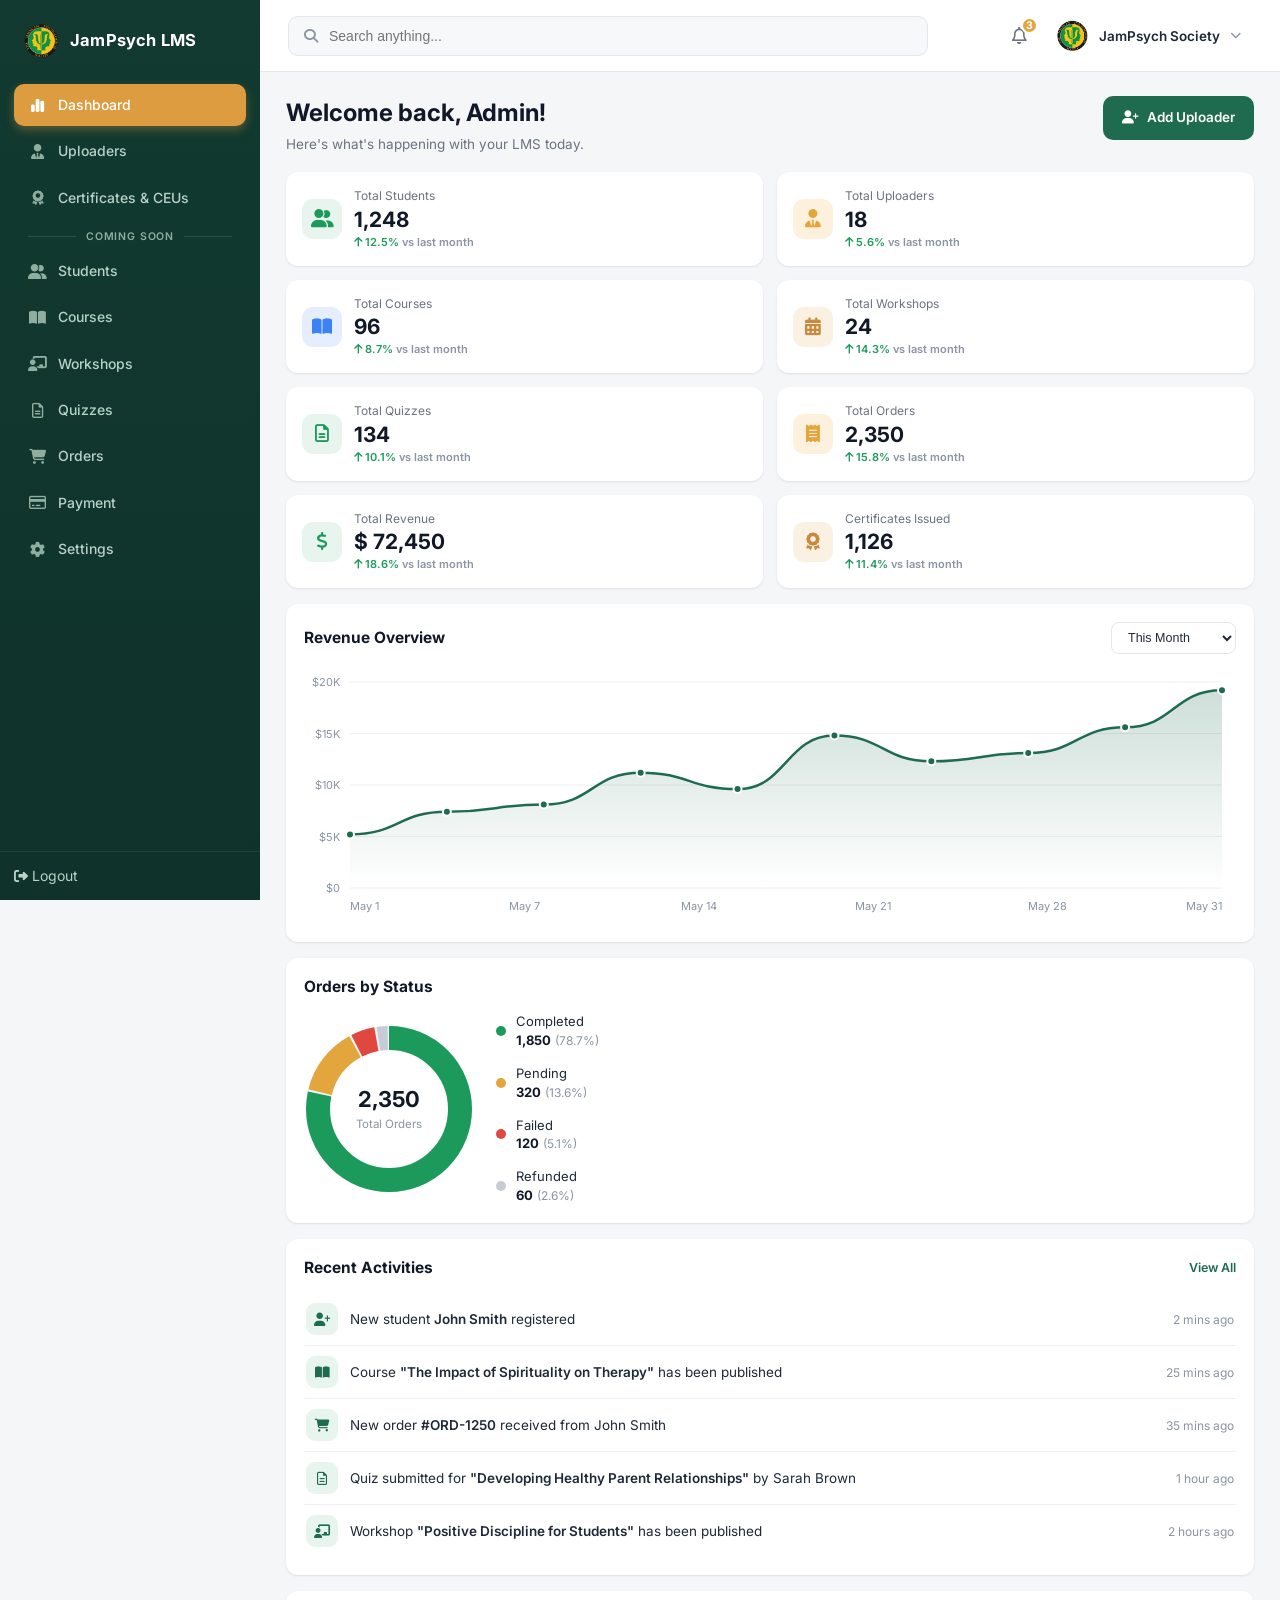
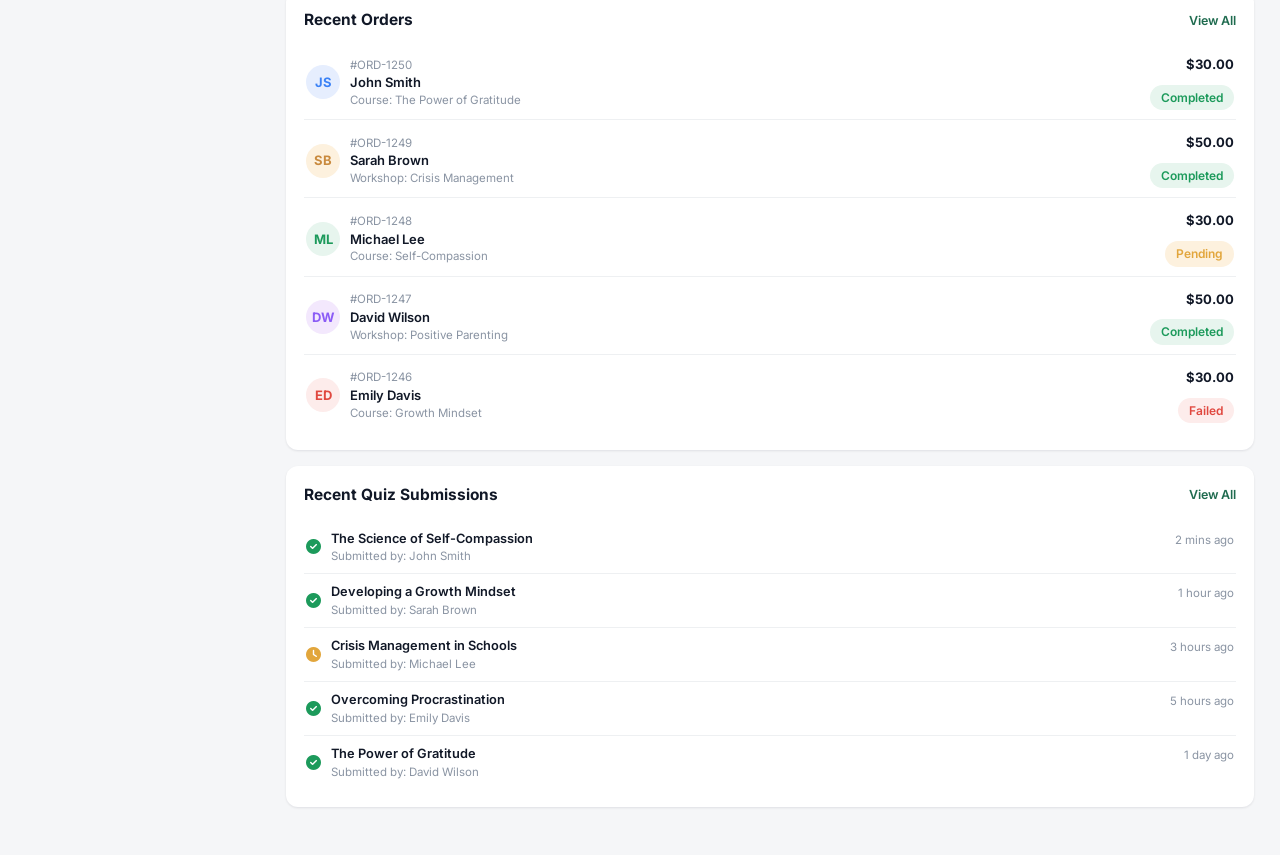
<file: index.html>
<!DOCTYPE html>
<html lang="en">
<head>
<meta charset="UTF-8">
<meta name="viewport" content="width=device-width, initial-scale=1">
<title>Dashboard — JamPsych LMS</title>
<link rel="preconnect" href="https://fonts.googleapis.com">
<link rel="preconnect" href="https://fonts.gstatic.com" crossorigin>
<link href="https://fonts.googleapis.com/css2?family=Inter:wght@400;500;600;700&display=swap" rel="stylesheet">
<link rel="stylesheet" href="https://cdnjs.cloudflare.com/ajax/libs/font-awesome/6.5.2/css/all.min.css">
<link rel="stylesheet" href="assets/css/styles.css">
</head>
<body>

<div class="app-shell">

  <!-- ============ SIDEBAR ============ -->
  <aside class="sidebar" id="sidebar">
    <div class="sidebar-brand">
      <div class="logo-circle"><img src="assets/images/jampsych-logo.png" alt="JamPsych LMS"></div>
      <div class="brand-name">JamPsych LMS</div>
    </div>

    <nav class="sidebar-nav">
      <a class="nav-item active" href="index.html"><i class="fa-solid fa-chart-simple"></i> Dashboard</a>
      <a class="nav-item" href="uploaders.html"><i class="fa-solid fa-user-tie"></i> Uploaders</a>
      <a class="nav-item" href="certificates.html"><i class="fa-solid fa-award"></i> Certificates &amp; CEUs</a>

      <div class="sidebar-divider"><span>Coming Soon</span></div>

      <a class="nav-item" href="#"><i class="fa-solid fa-user-group"></i> Students</a>
      <a class="nav-item" href="#"><i class="fa-solid fa-book-open"></i> Courses</a>
      <a class="nav-item" href="#"><i class="fa-solid fa-chalkboard-user"></i> Workshops</a>
      <a class="nav-item" href="#"><i class="fa-regular fa-file-lines"></i> Quizzes</a>
      <a class="nav-item" href="#"><i class="fa-solid fa-cart-shopping"></i> Orders</a>
      <a class="nav-item" href="#"><i class="fa-regular fa-credit-card"></i> Payment</a>
      <a class="nav-item" href="#"><i class="fa-solid fa-gear"></i> Settings</a>
    </nav>

    <div class="sidebar-footer">
      <a class="nav-item" href="#" data-action="logout" data-silent><i class="fa-solid fa-right-from-bracket"></i> Logout</a>
    </div>
  </aside>
  <div class="sidebar-backdrop" id="sidebarBackdrop"></div>

  <!-- ============ MAIN ============ -->
  <div class="main">

    <!-- Top bar -->
    <header class="topbar">
      <button class="menu-toggle" id="menuToggle" aria-label="Toggle menu"><i class="fa-solid fa-bars"></i></button>

      <div class="search-bar">
        <i class="fa-solid fa-magnifying-glass"></i>
        <input type="text" id="globalSearch" placeholder="Search anything...">
      </div>

      <div class="topbar-actions">
        <div class="profile-menu">
          <button class="icon-btn" data-dropdown="notifPanel" aria-label="Notifications">
            <i class="fa-regular fa-bell"></i><span class="badge">3</span>
          </button>
          <div class="dropdown-panel wide" id="notifPanel">
            <div class="dd-title">Notifications</div>
            <a class="dd-item" href="#" data-silent><i class="fa-solid fa-user-plus"></i><div><span class="t">New student registered</span><span class="s">John Smith · 2 mins ago</span></div></a>
            <a class="dd-item" href="#" data-silent><i class="fa-solid fa-cart-shopping"></i><div><span class="t">New order #ORD-1250</span><span class="s">$30.00 · 35 mins ago</span></div></a>
            <a class="dd-item" href="#" data-silent><i class="fa-solid fa-book-open"></i><div><span class="t">Course published</span><span class="s">The Impact of Spirituality on Therapy · 25 mins ago</span></div></a>
            <div class="dd-footer">View all notifications</div>
          </div>
        </div>


        <div class="profile-menu">
          <button class="profile-trigger" data-role="admin" data-dropdown="profilePanel">
            <span class="avatar-circle org-logo"><img src="assets/images/jampsych-logo.png" alt="JamPsych Society"></span>
            <span>JamPsych Society</span>
            <i class="fa-solid fa-chevron-down"></i>
          </button>
          <div class="dropdown-panel" id="profilePanel">
            <a class="dd-item" href="#" data-silent><i class="fa-regular fa-user"></i><div><span class="t">My profile</span></div></a>
            <a class="dd-item" href="#" data-silent><i class="fa-solid fa-gear"></i><div><span class="t">Account settings</span></div></a>
            <a class="dd-item" href="#" data-action="logout" data-silent><i class="fa-solid fa-right-from-bracket"></i><div><span class="t">Logout</span></div></a>
          </div>
        </div>
      </div>
    </header>

    <!-- Page -->
    <main class="page-content">

      <div class="page-head">
        <div>
          <h1>Welcome back, Admin!</h1>
          <p>Here's what's happening with your LMS today.</p>
        </div>
        <a class="btn btn-primary" href="uploaders.html?add=1"><i class="fa-solid fa-user-plus"></i> Add Uploader</a>
      </div>

      <!-- Main grid: stats + charts on the left, live feeds on the right -->
      <section class="dash-layout">
      <div class="dash-main">

      <!-- Stat cards -->
      <section class="stat-grid">
        <div class="stat-card">
          <div class="stat-icon green"><i class="fa-solid fa-user-group"></i></div>
          <div class="stat-info">
            <div class="label">Total Students</div>
            <div class="value">1,248</div>
            <div class="trend"><i class="fa-solid fa-arrow-up"></i>12.5% <span class="text-muted">vs last month</span></div>
          </div>
        </div>

        <div class="stat-card">
          <div class="stat-icon orange"><i class="fa-solid fa-user-tie"></i></div>
          <div class="stat-info">
            <div class="label">Total Uploaders</div>
            <div class="value">18</div>
            <div class="trend"><i class="fa-solid fa-arrow-up"></i>5.6% <span class="text-muted">vs last month</span></div>
          </div>
        </div>

        <div class="stat-card">
          <div class="stat-icon blue"><i class="fa-solid fa-book-open"></i></div>
          <div class="stat-info">
            <div class="label">Total Courses</div>
            <div class="value">96</div>
            <div class="trend"><i class="fa-solid fa-arrow-up"></i>8.7% <span class="text-muted">vs last month</span></div>
          </div>
        </div>

        <div class="stat-card">
          <div class="stat-icon tan"><i class="fa-solid fa-calendar-days"></i></div>
          <div class="stat-info">
            <div class="label">Total Workshops</div>
            <div class="value">24</div>
            <div class="trend"><i class="fa-solid fa-arrow-up"></i>14.3% <span class="text-muted">vs last month</span></div>
          </div>
        </div>

        <div class="stat-card">
          <div class="stat-icon green"><i class="fa-regular fa-file-lines"></i></div>
          <div class="stat-info">
            <div class="label">Total Quizzes</div>
            <div class="value">134</div>
            <div class="trend"><i class="fa-solid fa-arrow-up"></i>10.1% <span class="text-muted">vs last month</span></div>
          </div>
        </div>

        <div class="stat-card">
          <div class="stat-icon orange"><i class="fa-solid fa-receipt"></i></div>
          <div class="stat-info">
            <div class="label">Total Orders</div>
            <div class="value">2,350</div>
            <div class="trend"><i class="fa-solid fa-arrow-up"></i>15.8% <span class="text-muted">vs last month</span></div>
          </div>
        </div>

        <div class="stat-card">
          <div class="stat-icon green"><i class="fa-solid fa-dollar-sign"></i></div>
          <div class="stat-info">
            <div class="label">Total Revenue</div>
            <div class="value">$ 72,450</div>
            <div class="trend"><i class="fa-solid fa-arrow-up"></i>18.6% <span class="text-muted">vs last month</span></div>
          </div>
        </div>

        <div class="stat-card">
          <div class="stat-icon tan"><i class="fa-solid fa-award"></i></div>
          <div class="stat-info">
            <div class="label">Certificates Issued</div>
            <div class="value">1,126</div>
            <div class="trend"><i class="fa-solid fa-arrow-up"></i>11.4% <span class="text-muted">vs last month</span></div>
          </div>
        </div>
      </section>

          <div class="two-col">

            <!-- Revenue -->
            <div class="panel">
              <div class="panel-head">
                <h3>Revenue Overview</h3>
                <select id="revenueRange" class="select-field" style="min-width:auto">
                  <option value="month">This Month</option>
                  <option value="lastMonth">Last Month</option>
                  <option value="quarter">Last 3 Months</option>
                  <option value="year">This Year</option>
                </select>
              </div>
              <div class="chart-wrap" id="revenueChart"></div>
            </div>

            <!-- Orders by status -->
            <div class="panel">
              <div class="panel-head"><h3>Orders by Status</h3></div>
              <div class="donut-area">
                <div class="donut-canvas-wrap">
                  <div class="donut-svg" id="ordersDonut"></div>
                  <div class="donut-center">
                    <span class="num">2,350</span>
                    <span class="lbl">Total Orders</span>
                  </div>
                </div>
                <div class="legend-list">
                  <div class="legend-item">
                    <span class="legend-dot" style="background:#1c9a5b"></span>
                    <div>
                      <div class="lname">Completed</div>
                      <div><span class="lval">1,850</span><span class="lpct">(78.7%)</span></div>
                    </div>
                  </div>
                  <div class="legend-item">
                    <span class="legend-dot" style="background:#e2a63c"></span>
                    <div>
                      <div class="lname">Pending</div>
                      <div><span class="lval">320</span><span class="lpct">(13.6%)</span></div>
                    </div>
                  </div>
                  <div class="legend-item">
                    <span class="legend-dot" style="background:#e0483f"></span>
                    <div>
                      <div class="lname">Failed</div>
                      <div><span class="lval">120</span><span class="lpct">(5.1%)</span></div>
                    </div>
                  </div>
                  <div class="legend-item">
                    <span class="legend-dot" style="background:#c7ccd4"></span>
                    <div>
                      <div class="lname">Refunded</div>
                      <div><span class="lval">60</span><span class="lpct">(2.6%)</span></div>
                    </div>
                  </div>
                </div>
              </div>
            </div>
          </div>

          <!-- Recent activities -->
          <div class="panel">
            <div class="panel-head">
              <h3>Recent Activities</h3>
              <a class="view-all" href="#">View All</a>
            </div>

            <div class="activity-row">
              <div class="aicon"><i class="fa-solid fa-user-plus"></i></div>
              <div class="atext">New student <b>John Smith</b> registered</div>
              <div class="atime">2 mins ago</div>
            </div>
            <div class="activity-row">
              <div class="aicon"><i class="fa-solid fa-book-open"></i></div>
              <div class="atext">Course <b>"The Impact of Spirituality on Therapy"</b> has been published</div>
              <div class="atime">25 mins ago</div>
            </div>
            <div class="activity-row">
              <div class="aicon"><i class="fa-solid fa-cart-shopping"></i></div>
              <div class="atext">New order <b>#ORD-1250</b> received from John Smith</div>
              <div class="atime">35 mins ago</div>
            </div>
            <div class="activity-row">
              <div class="aicon"><i class="fa-regular fa-file-lines"></i></div>
              <div class="atext">Quiz submitted for <b>"Developing Healthy Parent Relationships"</b> by Sarah Brown</div>
              <div class="atime">1 hour ago</div>
            </div>
            <div class="activity-row">
              <div class="aicon"><i class="fa-solid fa-chalkboard-user"></i></div>
              <div class="atext">Workshop <b>"Positive Discipline for Students"</b> has been published</div>
              <div class="atime">2 hours ago</div>
            </div>
          </div>
        </div>

        <!-- Right column -->
        <aside class="dash-side">

          <div class="panel">
            <div class="panel-head">
              <h3>Recent Orders</h3>
              <a class="view-all" href="#">View All</a>
            </div>

            <div class="simple-list">
              <div class="list-row">
                <div class="avatar" style="background:#e6eefe;color:#3b82f6">JS</div>
                <div class="rinfo">
                  <div class="rsub">#ORD-1250</div>
                  <div class="rtitle">John Smith</div>
                  <div class="rsub">Course: The Power of Gratitude</div>
                </div>
                <div>
                  <div class="ramount">$30.00</div>
                  <span class="badge-status green" style="margin-top:6px">Completed</span>
                </div>
              </div>

              <div class="list-row">
                <div class="avatar" style="background:#fdf1de;color:#c98a3e">SB</div>
                <div class="rinfo">
                  <div class="rsub">#ORD-1249</div>
                  <div class="rtitle">Sarah Brown</div>
                  <div class="rsub">Workshop: Crisis Management</div>
                </div>
                <div>
                  <div class="ramount">$50.00</div>
                  <span class="badge-status green" style="margin-top:6px">Completed</span>
                </div>
              </div>

              <div class="list-row">
                <div class="avatar" style="background:#e7f5ee;color:#1c9a5b">ML</div>
                <div class="rinfo">
                  <div class="rsub">#ORD-1248</div>
                  <div class="rtitle">Michael Lee</div>
                  <div class="rsub">Course: Self-Compassion</div>
                </div>
                <div>
                  <div class="ramount">$30.00</div>
                  <span class="badge-status orange" style="margin-top:6px">Pending</span>
                </div>
              </div>

              <div class="list-row">
                <div class="avatar" style="background:#f3e8fd;color:#8b5cf6">DW</div>
                <div class="rinfo">
                  <div class="rsub">#ORD-1247</div>
                  <div class="rtitle">David Wilson</div>
                  <div class="rsub">Workshop: Positive Parenting</div>
                </div>
                <div>
                  <div class="ramount">$50.00</div>
                  <span class="badge-status green" style="margin-top:6px">Completed</span>
                </div>
              </div>

              <div class="list-row">
                <div class="avatar" style="background:#fdeceb;color:#e0483f">ED</div>
                <div class="rinfo">
                  <div class="rsub">#ORD-1246</div>
                  <div class="rtitle">Emily Davis</div>
                  <div class="rsub">Course: Growth Mindset</div>
                </div>
                <div>
                  <div class="ramount">$30.00</div>
                  <span class="badge-status red" style="margin-top:6px">Failed</span>
                </div>
              </div>
            </div>
          </div>

          <div class="panel">
            <div class="panel-head">
              <h3>Recent Quiz Submissions</h3>
              <a class="view-all" href="#">View All</a>
            </div>

            <div class="quiz-row">
              <i class="fa-solid fa-circle-check status-ico ok"></i>
              <div class="qinfo">
                <div class="qtitle">The Science of Self-Compassion</div>
                <div class="qsub">Submitted by: John Smith</div>
              </div>
              <div class="qtime">2 mins ago</div>
            </div>
            <div class="quiz-row">
              <i class="fa-solid fa-circle-check status-ico ok"></i>
              <div class="qinfo">
                <div class="qtitle">Developing a Growth Mindset</div>
                <div class="qsub">Submitted by: Sarah Brown</div>
              </div>
              <div class="qtime">1 hour ago</div>
            </div>
            <div class="quiz-row">
              <i class="fa-solid fa-clock status-ico pending"></i>
              <div class="qinfo">
                <div class="qtitle">Crisis Management in Schools</div>
                <div class="qsub">Submitted by: Michael Lee</div>
              </div>
              <div class="qtime">3 hours ago</div>
            </div>
            <div class="quiz-row">
              <i class="fa-solid fa-circle-check status-ico ok"></i>
              <div class="qinfo">
                <div class="qtitle">Overcoming Procrastination</div>
                <div class="qsub">Submitted by: Emily Davis</div>
              </div>
              <div class="qtime">5 hours ago</div>
            </div>
            <div class="quiz-row">
              <i class="fa-solid fa-circle-check status-ico ok"></i>
              <div class="qinfo">
                <div class="qtitle">The Power of Gratitude</div>
                <div class="qsub">Submitted by: David Wilson</div>
              </div>
              <div class="qtime">1 day ago</div>
            </div>
          </div>
        </aside>
      </section>
    </main>
  </div>
</div>

<script src="assets/js/app.js"></script>
<script src="assets/js/charts.js"></script>
<script src="assets/js/dashboard.js"></script>
</body>
</html>
</file>
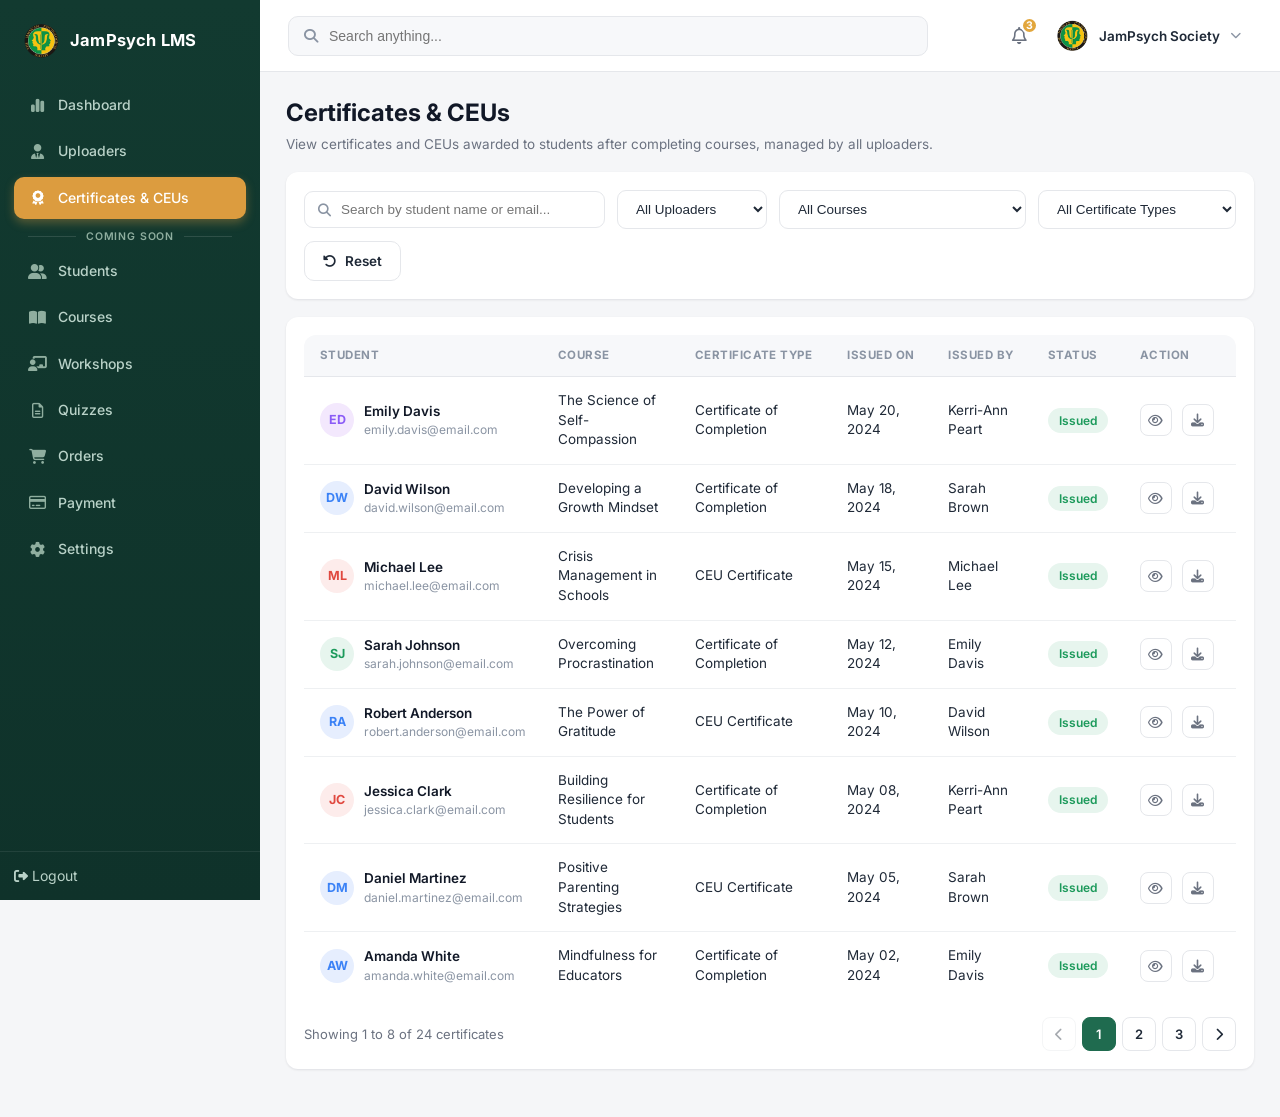
<file: certificates.html>
<!DOCTYPE html>
<html lang="en">
<head>
<meta charset="UTF-8">
<meta name="viewport" content="width=device-width, initial-scale=1">
<title>Certificates &amp; CEUs — JamPsych LMS</title>
<link rel="preconnect" href="https://fonts.googleapis.com">
<link rel="preconnect" href="https://fonts.gstatic.com" crossorigin>
<link href="https://fonts.googleapis.com/css2?family=Inter:wght@400;500;600;700&display=swap" rel="stylesheet">
<link rel="stylesheet" href="https://cdnjs.cloudflare.com/ajax/libs/font-awesome/6.5.2/css/all.min.css">
<link rel="stylesheet" href="assets/css/styles.css">
</head>
<body>

<div class="app-shell">

  <!-- ============ SIDEBAR ============ -->
  <aside class="sidebar" id="sidebar">
    <div class="sidebar-brand">
      <div class="logo-circle"><img src="assets/images/jampsych-logo.png" alt="JamPsych LMS"></div>
      <div class="brand-name">JamPsych LMS</div>
    </div>

    <nav class="sidebar-nav">
      <a class="nav-item" href="index.html"><i class="fa-solid fa-chart-simple"></i> Dashboard</a>
      <a class="nav-item" href="uploaders.html"><i class="fa-solid fa-user-tie"></i> Uploaders</a>
      <a class="nav-item active" href="certificates.html"><i class="fa-solid fa-award"></i> Certificates &amp; CEUs</a>

      <div class="sidebar-divider"><span>Coming Soon</span></div>

      <a class="nav-item" href="#"><i class="fa-solid fa-user-group"></i> Students</a>
      <a class="nav-item" href="#"><i class="fa-solid fa-book-open"></i> Courses</a>
      <a class="nav-item" href="#"><i class="fa-solid fa-chalkboard-user"></i> Workshops</a>
      <a class="nav-item" href="#"><i class="fa-regular fa-file-lines"></i> Quizzes</a>
      <a class="nav-item" href="#"><i class="fa-solid fa-cart-shopping"></i> Orders</a>
      <a class="nav-item" href="#"><i class="fa-regular fa-credit-card"></i> Payment</a>
      <a class="nav-item" href="#"><i class="fa-solid fa-gear"></i> Settings</a>
    </nav>

    <div class="sidebar-footer">
      <a class="nav-item" href="#" data-action="logout" data-silent><i class="fa-solid fa-right-from-bracket"></i> Logout</a>
    </div>
  </aside>
  <div class="sidebar-backdrop" id="sidebarBackdrop"></div>

  <!-- ============ MAIN ============ -->
  <div class="main">

    <header class="topbar">
      <button class="menu-toggle" id="menuToggle" aria-label="Toggle menu"><i class="fa-solid fa-bars"></i></button>

      <div class="search-bar">
        <i class="fa-solid fa-magnifying-glass"></i>
        <input type="text" id="globalSearch" placeholder="Search anything...">
      </div>

      <div class="topbar-actions">
        <div class="profile-menu">
          <button class="icon-btn" data-dropdown="notifPanel" aria-label="Notifications">
            <i class="fa-regular fa-bell"></i><span class="badge">3</span>
          </button>
          <div class="dropdown-panel wide" id="notifPanel">
            <div class="dd-title">Notifications</div>
            <a class="dd-item" href="#" data-silent><i class="fa-solid fa-award"></i><div><span class="t">Certificate issued</span><span class="s">Emily Davis · The Science of Self-Compassion</span></div></a>
            <a class="dd-item" href="#" data-silent><i class="fa-solid fa-user-plus"></i><div><span class="t">New student registered</span><span class="s">John Smith · 2 mins ago</span></div></a>
            <a class="dd-item" href="#" data-silent><i class="fa-solid fa-cart-shopping"></i><div><span class="t">New order #ORD-1250</span><span class="s">$30.00 · 35 mins ago</span></div></a>
            <div class="dd-footer">View all notifications</div>
          </div>
        </div>


        <div class="profile-menu">
          <button class="profile-trigger" data-role="admin" data-dropdown="profilePanel">
            <span class="avatar-circle org-logo"><img src="assets/images/jampsych-logo.png" alt="JamPsych Society"></span>
            <span>JamPsych Society</span>
            <i class="fa-solid fa-chevron-down"></i>
          </button>
          <div class="dropdown-panel" id="profilePanel">
            <a class="dd-item" href="#" data-silent><i class="fa-regular fa-user"></i><div><span class="t">My profile</span></div></a>
            <a class="dd-item" href="#" data-silent><i class="fa-solid fa-gear"></i><div><span class="t">Account settings</span></div></a>
            <a class="dd-item" href="#" data-action="logout" data-silent><i class="fa-solid fa-right-from-bracket"></i><div><span class="t">Logout</span></div></a>
          </div>
        </div>
      </div>
    </header>

    <main class="page-content">

      <div class="page-head">
        <div>
          <h1>Certificates &amp; CEUs</h1>
          <p>View certificates and CEUs awarded to students after completing courses, managed by all uploaders.</p>
        </div>
      </div>

      <!-- Filters -->
      <div class="panel" style="margin-bottom:18px">
        <div class="filters-bar" style="margin-bottom:0">
          <div class="search-input" style="max-width:320px">
            <i class="fa-solid fa-magnifying-glass"></i>
            <input type="text" id="certSearch" placeholder="Search by student name or email...">
          </div>
          <select class="select-field" id="uploaderFilter"><option value="all">All Uploaders</option></select>
          <select class="select-field" id="courseFilter"><option value="all">All Courses</option></select>
          <select class="select-field" id="typeFilter"><option value="all">All Certificate Types</option></select>
          <button class="btn btn-outline" id="resetFilters"><i class="fa-solid fa-rotate-left"></i> Reset</button>
        </div>
      </div>

      <!-- Table -->
      <div class="panel">
        <div class="table-wrap">
          <table class="data-table" style="min-width:900px">
            <thead>
              <tr>
                <th>Student</th>
                <th>Course</th>
                <th>Certificate Type</th>
                <th>Issued On</th>
                <th>Issued By</th>
                <th>Status</th>
                <th>Action</th>
              </tr>
            </thead>
            <tbody id="certificatesBody"></tbody>
          </table>
        </div>

        <div class="table-footer">
          <div class="showing" id="certShowing"></div>
          <div class="pagination" id="certPagination"></div>
        </div>
      </div>
    </main>
  </div>
</div>

<!-- ============ CERTIFICATE PREVIEW MODAL ============ -->
<div class="modal-overlay" id="certModal">
  <div class="modal-box" role="dialog" aria-modal="true" aria-labelledby="certModalTitle">
    <div class="modal-header">
      <div>
        <h2 id="certModalTitle">Certificate Preview</h2>
        <p>Preview of the certificate awarded to the student.</p>
      </div>
      <button class="modal-close" data-modal-close aria-label="Close"><i class="fa-solid fa-xmark"></i></button>
    </div>

    <div class="modal-body" id="certModalBody"></div>

    <div class="modal-footer">
      <button type="button" class="btn btn-outline" data-modal-close>Close</button>
      <button type="button" class="btn btn-primary" id="certModalDownload">
        <i class="fa-solid fa-download"></i> Download Certificate
      </button>
    </div>
  </div>
</div>

<script src="assets/js/app.js"></script>
<script src="assets/js/certificates.js"></script>
</body>
</html>
</file>
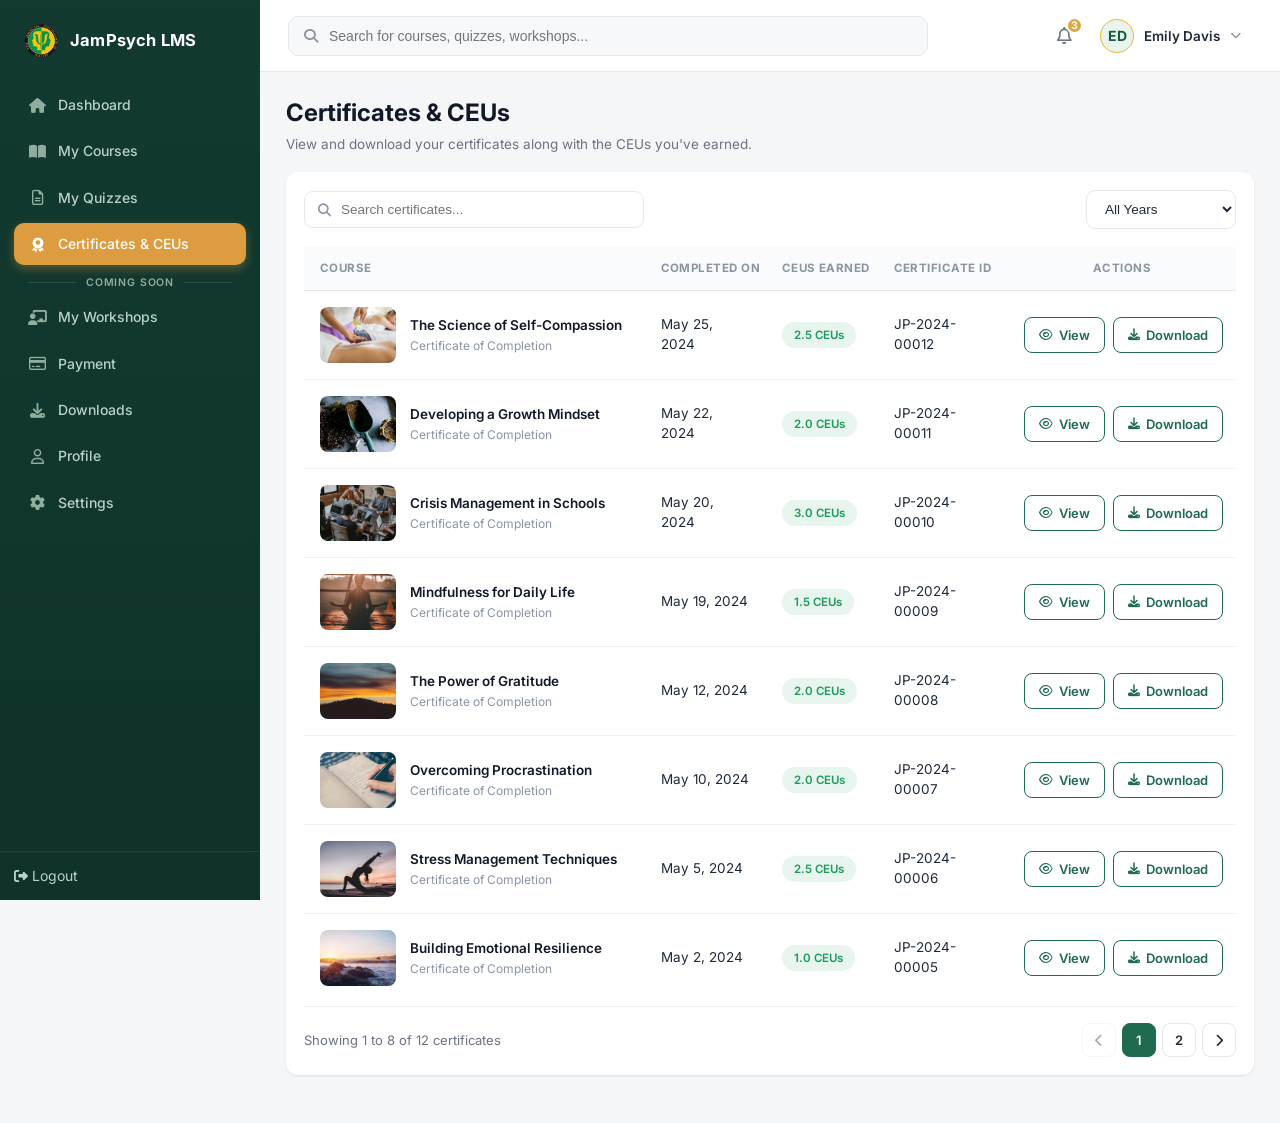
<file: student-certificates.html>
<!DOCTYPE html>
<html lang="en">
<head>
<meta charset="UTF-8">
<meta name="viewport" content="width=device-width, initial-scale=1">
<title>Certificates &amp; CEUs — JamPsych Student</title>
<link rel="preconnect" href="https://fonts.googleapis.com">
<link rel="preconnect" href="https://fonts.gstatic.com" crossorigin>
<link href="https://fonts.googleapis.com/css2?family=Inter:wght@400;500;600;700&display=swap" rel="stylesheet">
<link rel="stylesheet" href="https://cdnjs.cloudflare.com/ajax/libs/font-awesome/6.5.2/css/all.min.css">
<link rel="stylesheet" href="assets/css/styles.css">
</head>
<body>

<div class="app-shell">

  <!-- ============ SIDEBAR ============ -->
  <aside class="sidebar" id="sidebar">
    <div class="sidebar-brand">
      <div class="logo-circle"><img src="assets/images/jampsych-logo.png" alt="JamPsych LMS"></div>
      <div class="brand-name">JamPsych LMS</div>
    </div>

    <nav class="sidebar-nav">
      <a class="nav-item" href="student-dashboard.html"><i class="fa-solid fa-house"></i> Dashboard</a>
      <a class="nav-item" href="student-courses.html"><i class="fa-solid fa-book-open"></i> My Courses</a>
      <a class="nav-item" href="student-quizzes.html"><i class="fa-regular fa-file-lines"></i> My Quizzes</a>
      <a class="nav-item active" href="student-certificates.html"><i class="fa-solid fa-award"></i> Certificates &amp; CEUs</a>

      <div class="sidebar-divider"><span>Coming Soon</span></div>

      <a class="nav-item" href="#"><i class="fa-solid fa-chalkboard-user"></i> My Workshops</a>
      <a class="nav-item" href="#"><i class="fa-regular fa-credit-card"></i> Payment</a>
      <a class="nav-item" href="#"><i class="fa-solid fa-download"></i> Downloads</a>
      <a class="nav-item" href="#"><i class="fa-regular fa-user"></i> Profile</a>
      <a class="nav-item" href="#"><i class="fa-solid fa-gear"></i> Settings</a>
    </nav>

    <div class="sidebar-footer">
      <a class="nav-item" href="#" data-action="logout" data-silent><i class="fa-solid fa-right-from-bracket"></i> Logout</a>
    </div>
  </aside>
  <div class="sidebar-backdrop" id="sidebarBackdrop"></div>

  <!-- ============ MAIN ============ -->
  <div class="main">

    <header class="topbar">
      <button class="menu-toggle" id="menuToggle" aria-label="Toggle menu"><i class="fa-solid fa-bars"></i></button>

      <div class="search-bar">
        <i class="fa-solid fa-magnifying-glass"></i>
        <input type="text" id="globalSearch" placeholder="Search for courses, quizzes, workshops...">
      </div>

      <div class="topbar-actions">
        <div class="profile-menu">
          <button class="icon-btn" data-dropdown="notifPanel" aria-label="Notifications">
            <i class="fa-regular fa-bell"></i><span class="badge">3</span>
          </button>
          <div class="dropdown-panel wide" id="notifPanel">
            <div class="dd-title">Notifications</div>
            <a class="dd-item" href="#" data-silent><i class="fa-solid fa-award"></i><div><span class="t">Certificate ready</span><span class="s">"The Science of Self-Compassion" certificate issued</span></div></a>
            <div class="dd-footer">View all notifications</div>
          </div>
        </div>


        <div class="profile-menu">
          <button class="profile-trigger" data-role="student" data-dropdown="profilePanel">
            <span class="avatar-circle">ED</span>
            <span>Emily Davis</span>
            <i class="fa-solid fa-chevron-down"></i>
          </button>
          <div class="dropdown-panel" id="profilePanel">
            <a class="dd-item" href="#" data-silent><i class="fa-regular fa-user"></i><div><span class="t">My profile</span></div></a>
            <a class="dd-item" href="#" data-silent><i class="fa-solid fa-gear"></i><div><span class="t">Account settings</span></div></a>
            <a class="dd-item" href="#" data-action="logout" data-silent><i class="fa-solid fa-right-from-bracket"></i><div><span class="t">Logout</span></div></a>
          </div>
        </div>
      </div>
    </header>

    <main class="page-content">

      <div class="page-head">
        <div>
          <h1>Certificates &amp; CEUs</h1>
          <p>View and download your certificates along with the CEUs you've earned.</p>
        </div>
      </div>

      <div class="panel panel-certificates">
        <div class="filters-bar">
          <div class="search-input" style="max-width:340px">
            <i class="fa-solid fa-magnifying-glass"></i>
            <input type="text" id="certSearch" placeholder="Search certificates...">
          </div>
          <div class="spacer"></div>
          <select class="select-field" id="yearFilter"><option value="all">All Years</option></select>
        </div>

        <div class="table-wrap">
          <table class="data-table">
            <thead>
              <tr>
                <th>Course</th>
                <th>Completed On</th>
                <th>CEUs Earned</th>
                <th>Certificate ID</th>
                <th>Actions</th>
              </tr>
            </thead>
            <tbody id="certificatesBody"></tbody>
          </table>
        </div>

        <div class="table-footer">
          <div class="showing" id="certShowing"></div>
          <div class="pagination" id="certPagination"></div>
        </div>
      </div>
    </main>
  </div>
</div>

<!-- ============ CERTIFICATE PREVIEW MODAL ============ -->
<div class="modal-overlay" id="certModal">
  <div class="modal-box" role="dialog" aria-modal="true" aria-labelledby="certModalTitle">
    <div class="modal-header">
      <div>
        <h2 id="certModalTitle">Certificate Preview</h2>
        <p>Your certificate of completion.</p>
      </div>
      <button class="modal-close" data-modal-close aria-label="Close"><i class="fa-solid fa-xmark"></i></button>
    </div>
    <div class="modal-body" id="certModalBody"></div>
    <div class="modal-footer">
      <button type="button" class="btn btn-outline" data-modal-close>Close</button>
      <button type="button" class="btn btn-primary" id="certModalDownload"><i class="fa-solid fa-download"></i> Download Certificate</button>
    </div>
  </div>
</div>

<script src="assets/js/app.js"></script>
<script src="assets/js/student-data.js"></script>
<script src="assets/js/student-certificates.js"></script>
</body>
</html>
</file>
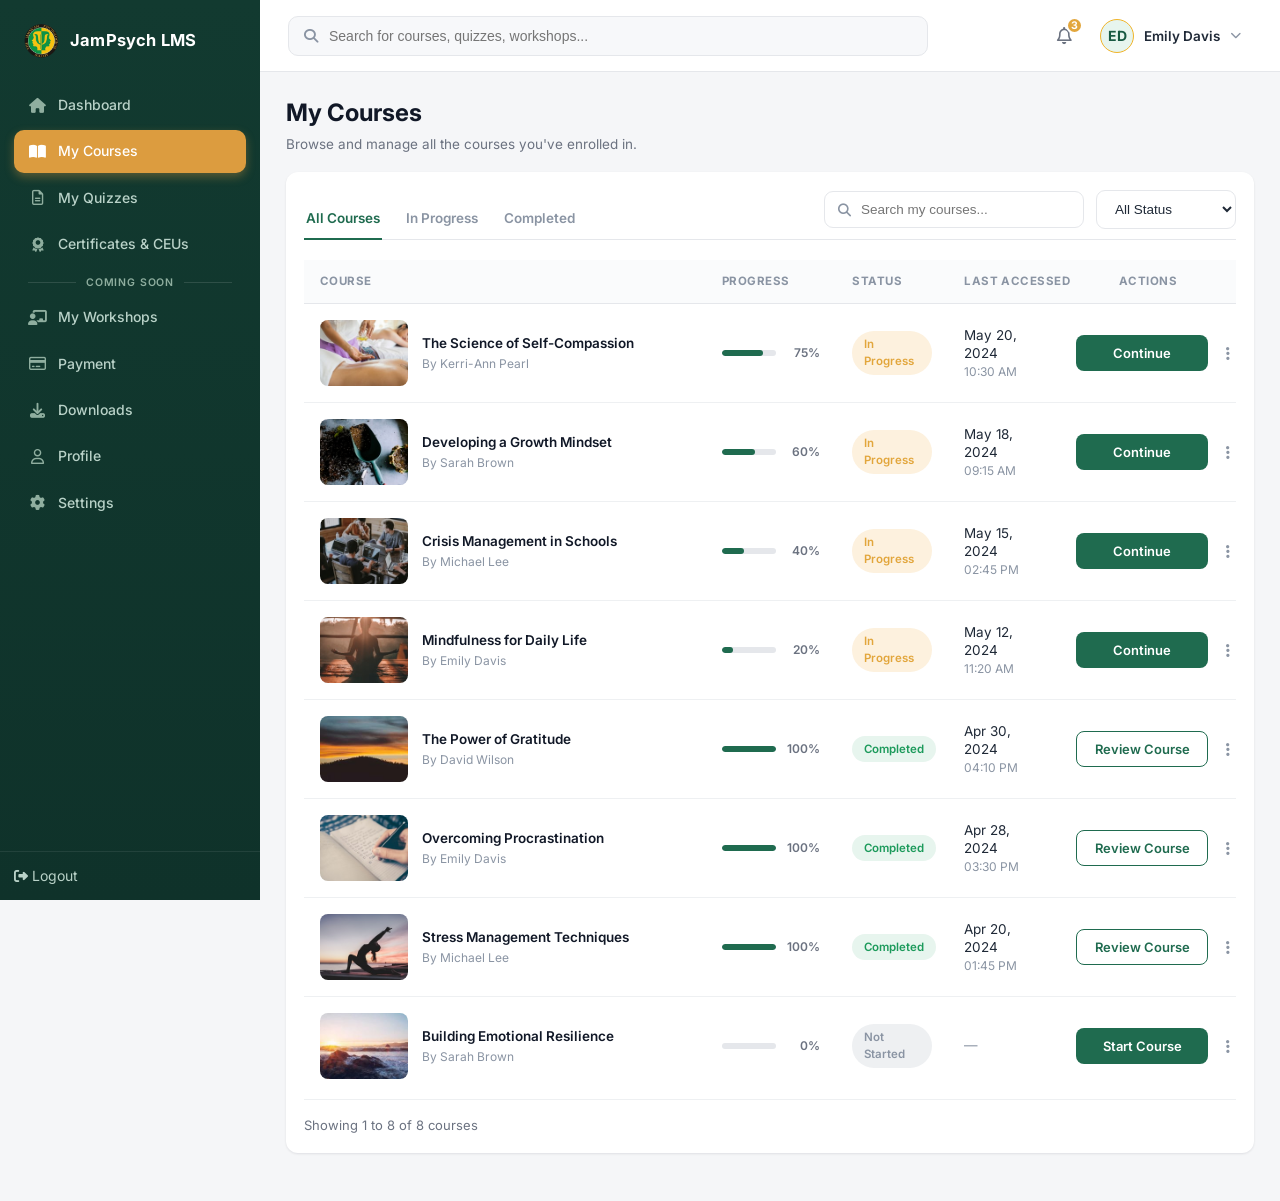
<file: student-courses.html>
<!DOCTYPE html>
<html lang="en">
<head>
<meta charset="UTF-8">
<meta name="viewport" content="width=device-width, initial-scale=1">
<title>My Courses — JamPsych Student</title>
<link rel="preconnect" href="https://fonts.googleapis.com">
<link rel="preconnect" href="https://fonts.gstatic.com" crossorigin>
<link href="https://fonts.googleapis.com/css2?family=Inter:wght@400;500;600;700&display=swap" rel="stylesheet">
<link rel="stylesheet" href="https://cdnjs.cloudflare.com/ajax/libs/font-awesome/6.5.2/css/all.min.css">
<link rel="stylesheet" href="assets/css/styles.css">
</head>
<body>

<div class="app-shell">

  <!-- ============ SIDEBAR ============ -->
  <aside class="sidebar" id="sidebar">
    <div class="sidebar-brand">
      <div class="logo-circle"><img src="assets/images/jampsych-logo.png" alt="JamPsych LMS"></div>
      <div class="brand-name">JamPsych LMS</div>
    </div>

    <nav class="sidebar-nav">
      <a class="nav-item" href="student-dashboard.html"><i class="fa-solid fa-house"></i> Dashboard</a>
      <a class="nav-item active" href="student-courses.html"><i class="fa-solid fa-book-open"></i> My Courses</a>
      <a class="nav-item" href="student-quizzes.html"><i class="fa-regular fa-file-lines"></i> My Quizzes</a>
      <a class="nav-item" href="student-certificates.html"><i class="fa-solid fa-award"></i> Certificates &amp; CEUs</a>

      <div class="sidebar-divider"><span>Coming Soon</span></div>

      <a class="nav-item" href="#"><i class="fa-solid fa-chalkboard-user"></i> My Workshops</a>
      <a class="nav-item" href="#"><i class="fa-regular fa-credit-card"></i> Payment</a>
      <a class="nav-item" href="#"><i class="fa-solid fa-download"></i> Downloads</a>
      <a class="nav-item" href="#"><i class="fa-regular fa-user"></i> Profile</a>
      <a class="nav-item" href="#"><i class="fa-solid fa-gear"></i> Settings</a>
    </nav>

    <div class="sidebar-footer">
      <a class="nav-item" href="#" data-action="logout" data-silent><i class="fa-solid fa-right-from-bracket"></i> Logout</a>
    </div>
  </aside>
  <div class="sidebar-backdrop" id="sidebarBackdrop"></div>

  <!-- ============ MAIN ============ -->
  <div class="main">

    <header class="topbar">
      <button class="menu-toggle" id="menuToggle" aria-label="Toggle menu"><i class="fa-solid fa-bars"></i></button>

      <div class="search-bar">
        <i class="fa-solid fa-magnifying-glass"></i>
        <input type="text" id="globalSearch" placeholder="Search for courses, quizzes, workshops...">
      </div>

      <div class="topbar-actions">
        <div class="profile-menu">
          <button class="icon-btn" data-dropdown="notifPanel" aria-label="Notifications">
            <i class="fa-regular fa-bell"></i><span class="badge">3</span>
          </button>
          <div class="dropdown-panel wide" id="notifPanel">
            <div class="dd-title">Notifications</div>
            <a class="dd-item" href="#" data-silent><i class="fa-regular fa-clock"></i><div><span class="t">Quiz due soon</span><span class="s">"The Power of Gratitude Quiz" is due in 2 days</span></div></a>
            <a class="dd-item" href="#" data-silent><i class="fa-solid fa-book-open"></i><div><span class="t">New course available</span><span class="s">"Building Emotional Resilience" was added</span></div></a>
            <div class="dd-footer">View all notifications</div>
          </div>
        </div>


        <div class="profile-menu">
          <button class="profile-trigger" data-role="student" data-dropdown="profilePanel">
            <span class="avatar-circle">ED</span>
            <span>Emily Davis</span>
            <i class="fa-solid fa-chevron-down"></i>
          </button>
          <div class="dropdown-panel" id="profilePanel">
            <a class="dd-item" href="#" data-silent><i class="fa-regular fa-user"></i><div><span class="t">My profile</span></div></a>
            <a class="dd-item" href="#" data-silent><i class="fa-solid fa-gear"></i><div><span class="t">Account settings</span></div></a>
            <a class="dd-item" href="#" data-action="logout" data-silent><i class="fa-solid fa-right-from-bracket"></i><div><span class="t">Logout</span></div></a>
          </div>
        </div>
      </div>
    </header>

    <main class="page-content">

      <div class="page-head">
        <div>
          <h1>My Courses</h1>
          <p>Browse and manage all the courses you've enrolled in.</p>
        </div>
      </div>

      <div class="panel panel-courses">
        <div class="courses-toolbar">
          <div class="tabs">
            <button class="tab-item active" data-tab="all">All Courses</button>
            <button class="tab-item" data-tab="progress">In Progress</button>
            <button class="tab-item" data-tab="completed">Completed</button>
          </div>

          <div class="courses-toolbar__filters">
            <div class="search-input">
              <i class="fa-solid fa-magnifying-glass"></i>
              <input type="text" id="courseSearch" placeholder="Search my courses...">
            </div>
            <select class="select-field" id="statusFilter">
              <option value="all">All Status</option>
              <option value="in progress">In Progress</option>
              <option value="completed">Completed</option>
              <option value="not started">Not Started</option>
            </select>
          </div>
        </div>

        <div class="table-wrap">
          <table class="data-table">
            <thead>
              <tr>
                <th>Course</th>
                <th>Progress</th>
                <th>Status</th>
                <th>Last Accessed</th>
                <th>Actions</th>
              </tr>
            </thead>
            <tbody id="coursesBody"></tbody>
          </table>
        </div>

        <div class="table-footer">
          <div class="showing" id="courseShowing"></div>
          <div class="pagination" id="coursePagination"></div>
        </div>
      </div>
    </main>
  </div>
</div>

<script src="assets/js/app.js"></script>
<script src="assets/js/student-data.js"></script>
<script src="assets/js/student-courses.js"></script>
</body>
</html>
</file>
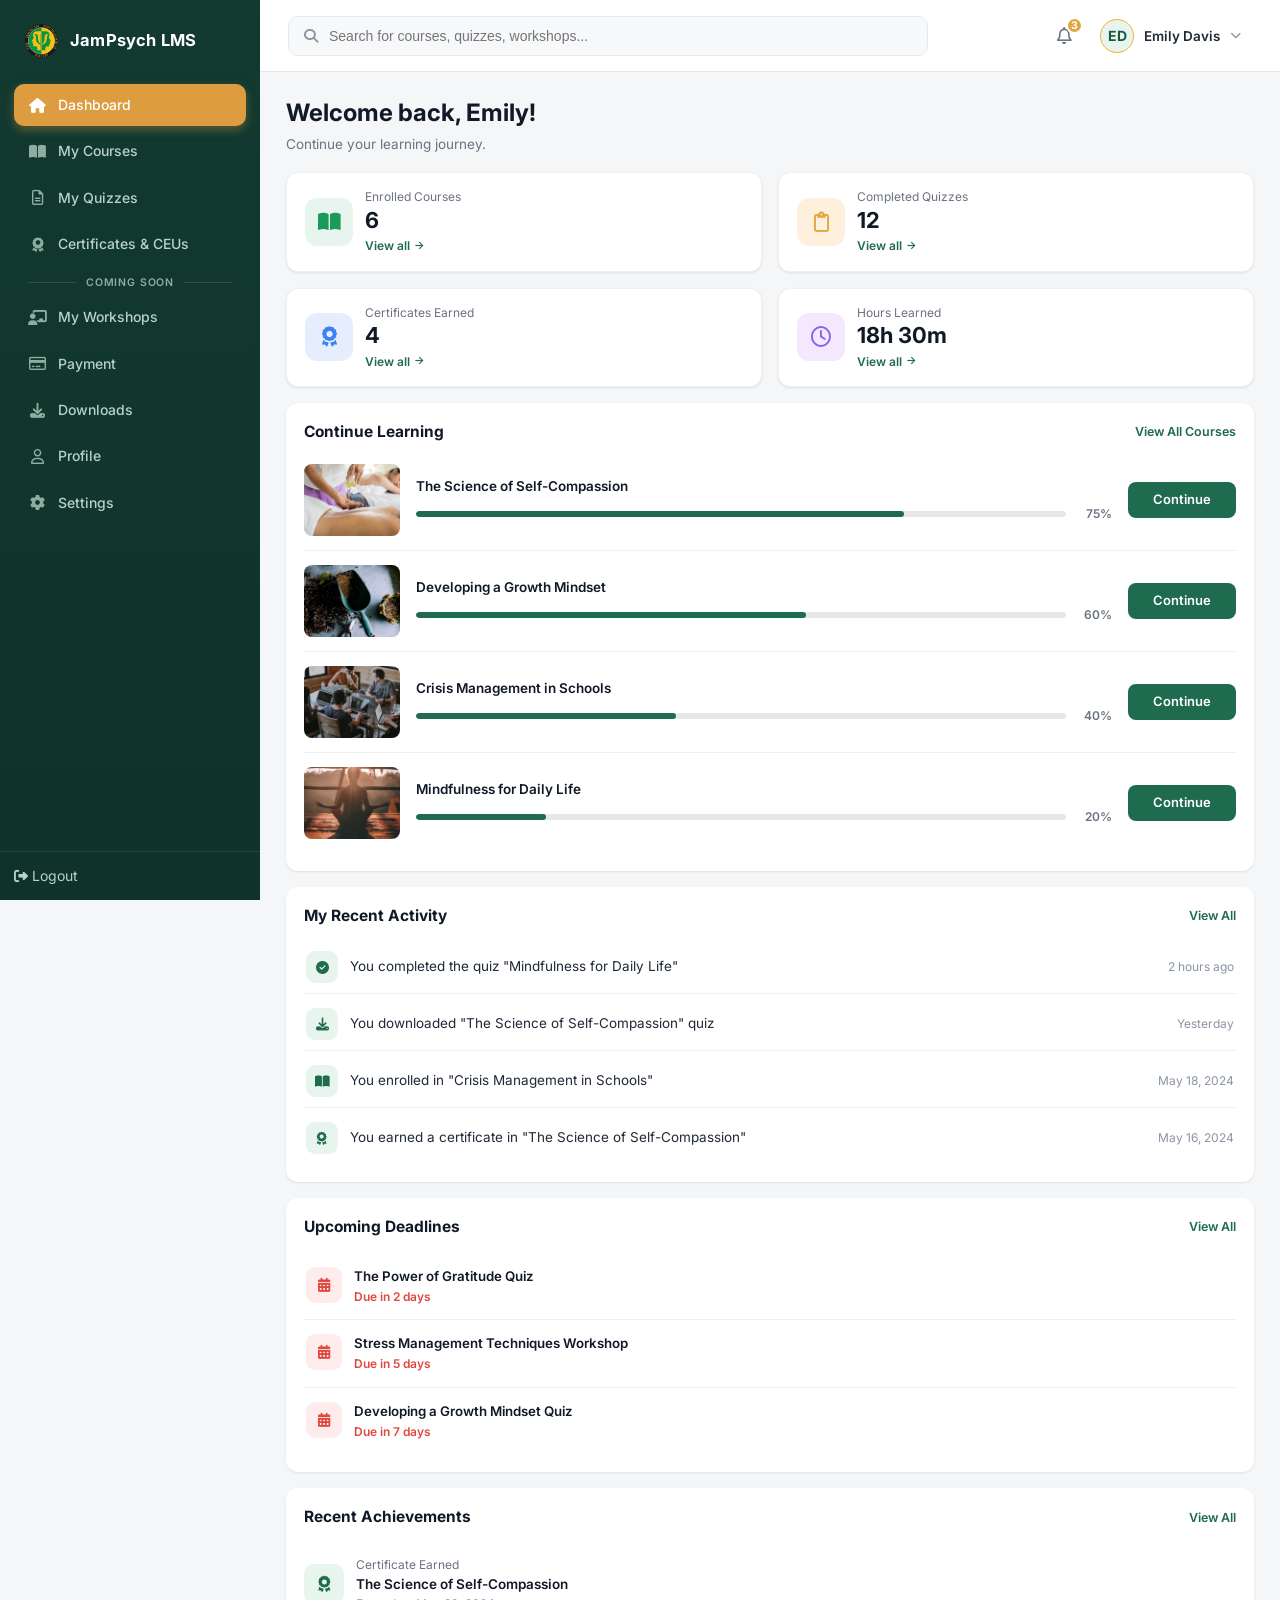
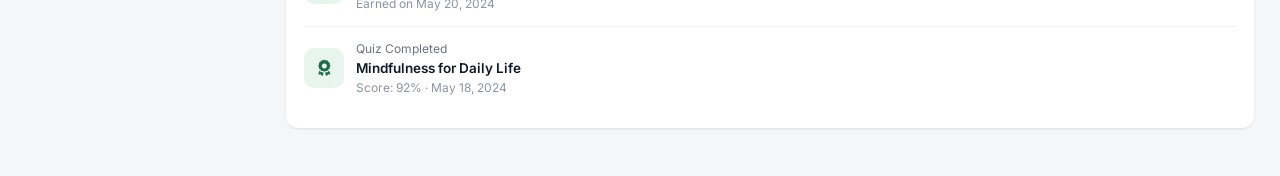
<file: student-dashboard.html>
<!DOCTYPE html>
<html lang="en">
<head>
<meta charset="UTF-8">
<meta name="viewport" content="width=device-width, initial-scale=1">
<title>Dashboard — JamPsych Student</title>
<link rel="preconnect" href="https://fonts.googleapis.com">
<link rel="preconnect" href="https://fonts.gstatic.com" crossorigin>
<link href="https://fonts.googleapis.com/css2?family=Inter:wght@400;500;600;700&display=swap" rel="stylesheet">
<link rel="stylesheet" href="https://cdnjs.cloudflare.com/ajax/libs/font-awesome/6.5.2/css/all.min.css">
<link rel="stylesheet" href="assets/css/styles.css">
</head>
<body>

<div class="app-shell">

  <!-- ============ SIDEBAR ============ -->
  <aside class="sidebar" id="sidebar">
    <div class="sidebar-brand">
      <div class="logo-circle"><img src="assets/images/jampsych-logo.png" alt="JamPsych LMS"></div>
      <div class="brand-name">JamPsych LMS</div>
    </div>

    <nav class="sidebar-nav">
      <a class="nav-item active" href="student-dashboard.html"><i class="fa-solid fa-house"></i> Dashboard</a>
      <a class="nav-item" href="student-courses.html"><i class="fa-solid fa-book-open"></i> My Courses</a>
      <a class="nav-item" href="student-quizzes.html"><i class="fa-regular fa-file-lines"></i> My Quizzes</a>
      <a class="nav-item" href="student-certificates.html"><i class="fa-solid fa-award"></i> Certificates &amp; CEUs</a>

      <div class="sidebar-divider"><span>Coming Soon</span></div>

      <a class="nav-item" href="#"><i class="fa-solid fa-chalkboard-user"></i> My Workshops</a>
      <a class="nav-item" href="#"><i class="fa-regular fa-credit-card"></i> Payment</a>
      <a class="nav-item" href="#"><i class="fa-solid fa-download"></i> Downloads</a>
      <a class="nav-item" href="#"><i class="fa-regular fa-user"></i> Profile</a>
      <a class="nav-item" href="#"><i class="fa-solid fa-gear"></i> Settings</a>
    </nav>

    <div class="sidebar-footer">
      <a class="nav-item" href="#" data-action="logout" data-silent><i class="fa-solid fa-right-from-bracket"></i> Logout</a>
    </div>
  </aside>
  <div class="sidebar-backdrop" id="sidebarBackdrop"></div>

  <!-- ============ MAIN ============ -->
  <div class="main">

    <header class="topbar">
      <button class="menu-toggle" id="menuToggle" aria-label="Toggle menu"><i class="fa-solid fa-bars"></i></button>

      <div class="search-bar">
        <i class="fa-solid fa-magnifying-glass"></i>
        <input type="text" id="globalSearch" placeholder="Search for courses, quizzes, workshops...">
      </div>

      <div class="topbar-actions">
        <div class="profile-menu">
          <button class="icon-btn" data-dropdown="notifPanel" aria-label="Notifications">
            <i class="fa-regular fa-bell"></i><span class="badge">3</span>
          </button>
          <div class="dropdown-panel wide" id="notifPanel">
            <div class="dd-title">Notifications</div>
            <a class="dd-item" href="#" data-silent><i class="fa-regular fa-clock"></i><div><span class="t">Quiz due soon</span><span class="s">"The Power of Gratitude Quiz" is due in 2 days</span></div></a>
            <a class="dd-item" href="#" data-silent><i class="fa-solid fa-award"></i><div><span class="t">Certificate ready</span><span class="s">"The Science of Self-Compassion" certificate issued</span></div></a>
            <a class="dd-item" href="#" data-silent><i class="fa-solid fa-book-open"></i><div><span class="t">New course available</span><span class="s">"Building Emotional Resilience" was added</span></div></a>
            <div class="dd-footer">View all notifications</div>
          </div>
        </div>


        <div class="profile-menu">
          <button class="profile-trigger" data-role="student" data-dropdown="profilePanel">
            <span class="avatar-circle">ED</span>
            <span>Emily Davis</span>
            <i class="fa-solid fa-chevron-down"></i>
          </button>
          <div class="dropdown-panel" id="profilePanel">
            <a class="dd-item" href="#" data-silent><i class="fa-regular fa-user"></i><div><span class="t">My profile</span></div></a>
            <a class="dd-item" href="#" data-silent><i class="fa-solid fa-gear"></i><div><span class="t">Account settings</span></div></a>
            <a class="dd-item" href="#" data-action="logout" data-silent><i class="fa-solid fa-right-from-bracket"></i><div><span class="t">Logout</span></div></a>
          </div>
        </div>
      </div>
    </header>

    <main class="page-content">

      <div class="page-head">
        <div>
          <h1>Welcome back, Emily!</h1>
          <p>Continue your learning journey.</p>
        </div>
      </div>

      <section class="student-dash">

        <div class="student-dash-stats">
        <div class="stat-card">
          <div class="stat-icon green"><i class="fa-solid fa-book-open"></i></div>
          <div class="stat-info">
            <div class="label">Enrolled Courses</div>
            <div class="value">6</div>
            <a class="view-all-link" href="student-courses.html">View all</a>
          </div>
        </div>

        <div class="stat-card">
          <div class="stat-icon orange"><i class="fa-regular fa-clipboard"></i></div>
          <div class="stat-info">
            <div class="label">Completed Quizzes</div>
            <div class="value">12</div>
            <a class="view-all-link" href="student-quizzes.html">View all</a>
          </div>
        </div>

        <div class="stat-card">
          <div class="stat-icon blue"><i class="fa-solid fa-award"></i></div>
          <div class="stat-info">
            <div class="label">Certificates Earned</div>
            <div class="value">4</div>
            <a class="view-all-link" href="student-certificates.html">View all</a>
          </div>
        </div>

        <div class="stat-card">
          <div class="stat-icon purple"><i class="fa-regular fa-clock"></i></div>
          <div class="stat-info">
            <div class="label">Hours Learned</div>
            <div class="value">18h 30m</div>
            <a class="view-all-link" href="#" data-silent>View all</a>
          </div>
        </div>
        </div>

        <div class="student-dash-body">
        <div class="student-dash-main">

          <!-- Continue learning -->
          <div class="panel panel-continue">
            <div class="panel-head continue-head">
              <h3>Continue Learning</h3>
              <a class="view-all" href="student-courses.html">View All Courses</a>
            </div>
            <div id="continueLearningList"></div>
          </div>

          <!-- Recent activity -->
          <div class="panel">
            <div class="panel-head">
              <h3>My Recent Activity</h3>
              <a class="view-all" href="#" data-silent>View All</a>
            </div>
            <div class="simple-list" id="recentActivityList"></div>
          </div>
        </div>

        <aside class="student-dash-side">
          <div class="panel">
            <div class="panel-head">
              <h3>Upcoming Deadlines</h3>
              <a class="view-all" href="#" data-silent>View All</a>
            </div>
            <div id="deadlinesList"></div>
          </div>

          <div class="panel">
            <div class="panel-head">
              <h3>Recent Achievements</h3>
              <a class="view-all" href="student-certificates.html">View All</a>
            </div>
            <div id="achievementsList"></div>
          </div>
        </aside>
        </div>
      </section>
    </main>
  </div>
</div>

<script src="assets/js/app.js"></script>
<script src="assets/js/student-data.js"></script>
<script src="assets/js/student-dashboard.js"></script>
</body>
</html>
</file>
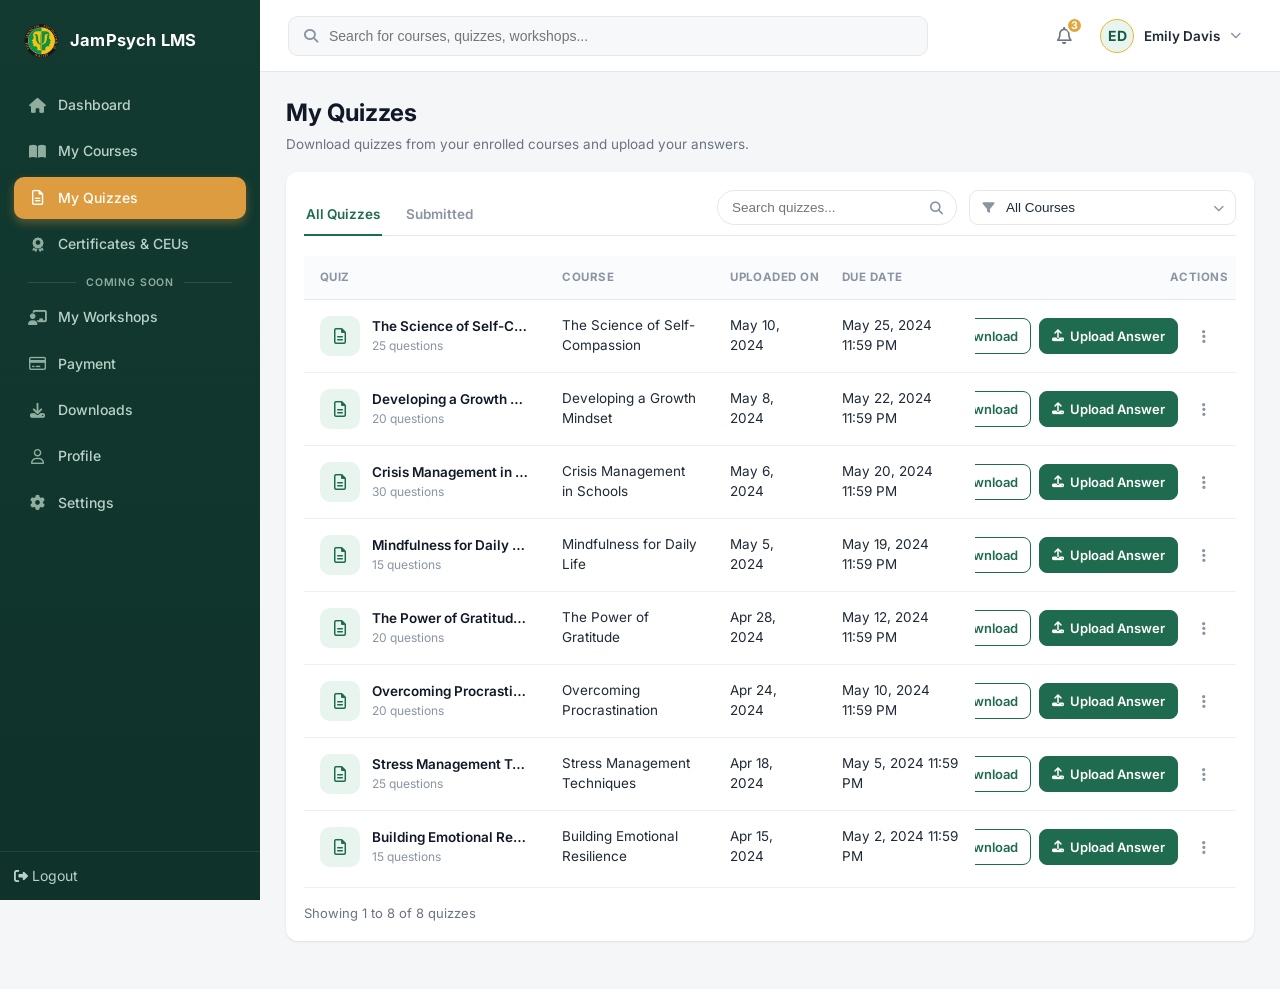
<file: student-quizzes.html>
<!DOCTYPE html>
<html lang="en">
<head>
<meta charset="UTF-8">
<meta name="viewport" content="width=device-width, initial-scale=1">
<title>My Quizzes — JamPsych Student</title>
<link rel="preconnect" href="https://fonts.googleapis.com">
<link rel="preconnect" href="https://fonts.gstatic.com" crossorigin>
<link href="https://fonts.googleapis.com/css2?family=Inter:wght@400;500;600;700&display=swap" rel="stylesheet">
<link rel="stylesheet" href="https://cdnjs.cloudflare.com/ajax/libs/font-awesome/6.5.2/css/all.min.css">
<link rel="stylesheet" href="assets/css/styles.css">
</head>
<body>

<div class="app-shell">

  <!-- ============ SIDEBAR ============ -->
  <aside class="sidebar" id="sidebar">
    <div class="sidebar-brand">
      <div class="logo-circle"><img src="assets/images/jampsych-logo.png" alt="JamPsych LMS"></div>
      <div class="brand-name">JamPsych LMS</div>
    </div>

    <nav class="sidebar-nav">
      <a class="nav-item" href="student-dashboard.html"><i class="fa-solid fa-house"></i> Dashboard</a>
      <a class="nav-item" href="student-courses.html"><i class="fa-solid fa-book-open"></i> My Courses</a>
      <a class="nav-item active" href="student-quizzes.html"><i class="fa-regular fa-file-lines"></i> My Quizzes</a>
      <a class="nav-item" href="student-certificates.html"><i class="fa-solid fa-award"></i> Certificates &amp; CEUs</a>

      <div class="sidebar-divider"><span>Coming Soon</span></div>

      <a class="nav-item" href="#"><i class="fa-solid fa-chalkboard-user"></i> My Workshops</a>
      <a class="nav-item" href="#"><i class="fa-regular fa-credit-card"></i> Payment</a>
      <a class="nav-item" href="#"><i class="fa-solid fa-download"></i> Downloads</a>
      <a class="nav-item" href="#"><i class="fa-regular fa-user"></i> Profile</a>
      <a class="nav-item" href="#"><i class="fa-solid fa-gear"></i> Settings</a>
    </nav>

    <div class="sidebar-footer">
      <a class="nav-item" href="#" data-action="logout" data-silent><i class="fa-solid fa-right-from-bracket"></i> Logout</a>
    </div>
  </aside>
  <div class="sidebar-backdrop" id="sidebarBackdrop"></div>

  <!-- ============ MAIN ============ -->
  <div class="main">

    <header class="topbar">
      <button class="menu-toggle" id="menuToggle" aria-label="Toggle menu"><i class="fa-solid fa-bars"></i></button>

      <div class="search-bar">
        <i class="fa-solid fa-magnifying-glass"></i>
        <input type="text" id="globalSearch" placeholder="Search for courses, quizzes, workshops...">
      </div>

      <div class="topbar-actions">
        <div class="profile-menu">
          <button class="icon-btn" data-dropdown="notifPanel" aria-label="Notifications">
            <i class="fa-regular fa-bell"></i><span class="badge">3</span>
          </button>
          <div class="dropdown-panel wide" id="notifPanel">
            <div class="dd-title">Notifications</div>
            <a class="dd-item" href="#" data-silent><i class="fa-regular fa-clock"></i><div><span class="t">Quiz due soon</span><span class="s">"The Power of Gratitude Quiz" is due in 2 days</span></div></a>
            <a class="dd-item" href="#" data-silent><i class="fa-solid fa-circle-check"></i><div><span class="t">Quiz graded</span><span class="s">"Mindfulness for Daily Life Quiz" scored 92%</span></div></a>
            <div class="dd-footer">View all notifications</div>
          </div>
        </div>


        <div class="profile-menu">
          <button class="profile-trigger" data-role="student" data-dropdown="profilePanel">
            <span class="avatar-circle">ED</span>
            <span>Emily Davis</span>
            <i class="fa-solid fa-chevron-down"></i>
          </button>
          <div class="dropdown-panel" id="profilePanel">
            <a class="dd-item" href="#" data-silent><i class="fa-regular fa-user"></i><div><span class="t">My profile</span></div></a>
            <a class="dd-item" href="#" data-silent><i class="fa-solid fa-gear"></i><div><span class="t">Account settings</span></div></a>
            <a class="dd-item" href="#" data-action="logout" data-silent><i class="fa-solid fa-right-from-bracket"></i><div><span class="t">Logout</span></div></a>
          </div>
        </div>
      </div>
    </header>

    <main class="page-content">

      <div class="page-head">
        <div>
          <h1>My Quizzes</h1>
          <p>Download quizzes from your enrolled courses and upload your answers.</p>
        </div>
      </div>

      <div class="panel panel-quizzes">
        <div class="quizzes-toolbar">
          <div class="tabs">
            <button class="tab-item active" data-tab="all">All Quizzes</button>
            <button class="tab-item" data-tab="submitted">Submitted</button>
          </div>

          <div class="quizzes-toolbar__filters">
            <div class="search-input search-input--icon-end">
              <input type="text" id="quizSearch" placeholder="Search quizzes...">
              <i class="fa-solid fa-magnifying-glass"></i>
            </div>
            <div class="filter-field">
              <i class="fa-solid fa-filter"></i>
              <select class="select-field" id="courseFilter"><option value="all">All Courses</option></select>
              <i class="fa-solid fa-chevron-down filter-field__chev"></i>
            </div>
          </div>
        </div>

        <div class="table-wrap">
          <table class="data-table" id="allQuizzesTable">
            <thead>
              <tr>
                <th>Quiz</th>
                <th>Course</th>
                <th>Uploaded On</th>
                <th>Due Date</th>
                <th>Actions</th>
              </tr>
            </thead>
            <tbody id="allQuizzesBody"></tbody>
          </table>

          <table class="data-table" id="submittedQuizzesTable" style="display:none">
            <thead>
              <tr>
                <th>Quiz</th>
                <th>Course</th>
                <th>Submitted On</th>
                <th>File</th>
                <th>Status</th>
                <th>Actions</th>
              </tr>
            </thead>
            <tbody id="submittedQuizzesBody"></tbody>
          </table>
        </div>

        <div class="table-footer">
          <div class="showing" id="quizShowing"></div>
          <div class="pagination" id="quizPagination"></div>
        </div>
      </div>
    </main>
  </div>
</div>

<!-- ============ UPLOAD ANSWER MODAL ============ -->
<div class="modal-overlay" id="uploadAnswerModal">
  <div class="modal-box" style="max-width:520px" role="dialog" aria-modal="true" aria-labelledby="uploadAnswerTitle">
    <div class="modal-header">
      <div>
        <h2 id="uploadAnswerTitle">Upload Answer</h2>
        <p id="uploadAnswerSubtitle">Upload your completed answer file for this quiz.</p>
      </div>
      <button class="modal-close" data-modal-close aria-label="Close"><i class="fa-solid fa-xmark"></i></button>
    </div>
    <div class="modal-body">
      <div class="upload-drop" id="answerDrop">
        <div class="drop-default">
          <i class="fa-solid fa-cloud-arrow-up"></i>
          Click to upload or drag and drop<br>
          <span class="text-muted">DOC, DOCX, PDF (Max. 25MB)</span>
        </div>
        <input type="file" id="answerFileInput" accept=".doc,.docx,.pdf">
      </div>
      <span class="field-error" id="answerFileError"></span>
    </div>
    <div class="modal-footer">
      <button type="button" class="btn btn-outline" data-modal-close>Cancel</button>
      <button type="button" class="btn btn-primary" id="answerSubmitBtn">Submit Answer</button>
    </div>
  </div>
</div>

<!-- ============ SUBMISSION PREVIEW MODAL ============ -->
<div class="modal-overlay" id="quizViewModal">
  <div class="modal-box" style="max-width:520px" role="dialog" aria-modal="true" aria-labelledby="quizViewTitle">
    <div class="modal-header">
      <div>
        <h2 id="quizViewTitle">Submission Details</h2>
        <p>Your submitted answer file for this quiz.</p>
      </div>
      <button class="modal-close" data-modal-close aria-label="Close"><i class="fa-solid fa-xmark"></i></button>
    </div>
    <div class="modal-body" id="quizViewBody"></div>
    <div class="modal-footer">
      <button type="button" class="btn btn-outline" data-modal-close>Close</button>
      <button type="button" class="btn btn-primary" id="quizViewDownload"><i class="fa-solid fa-download"></i> Download</button>
    </div>
  </div>
</div>

<script src="assets/js/app.js"></script>
<script src="assets/js/student-data.js"></script>
<script src="assets/js/student-quizzes.js"></script>
</body>
</html>
</file>
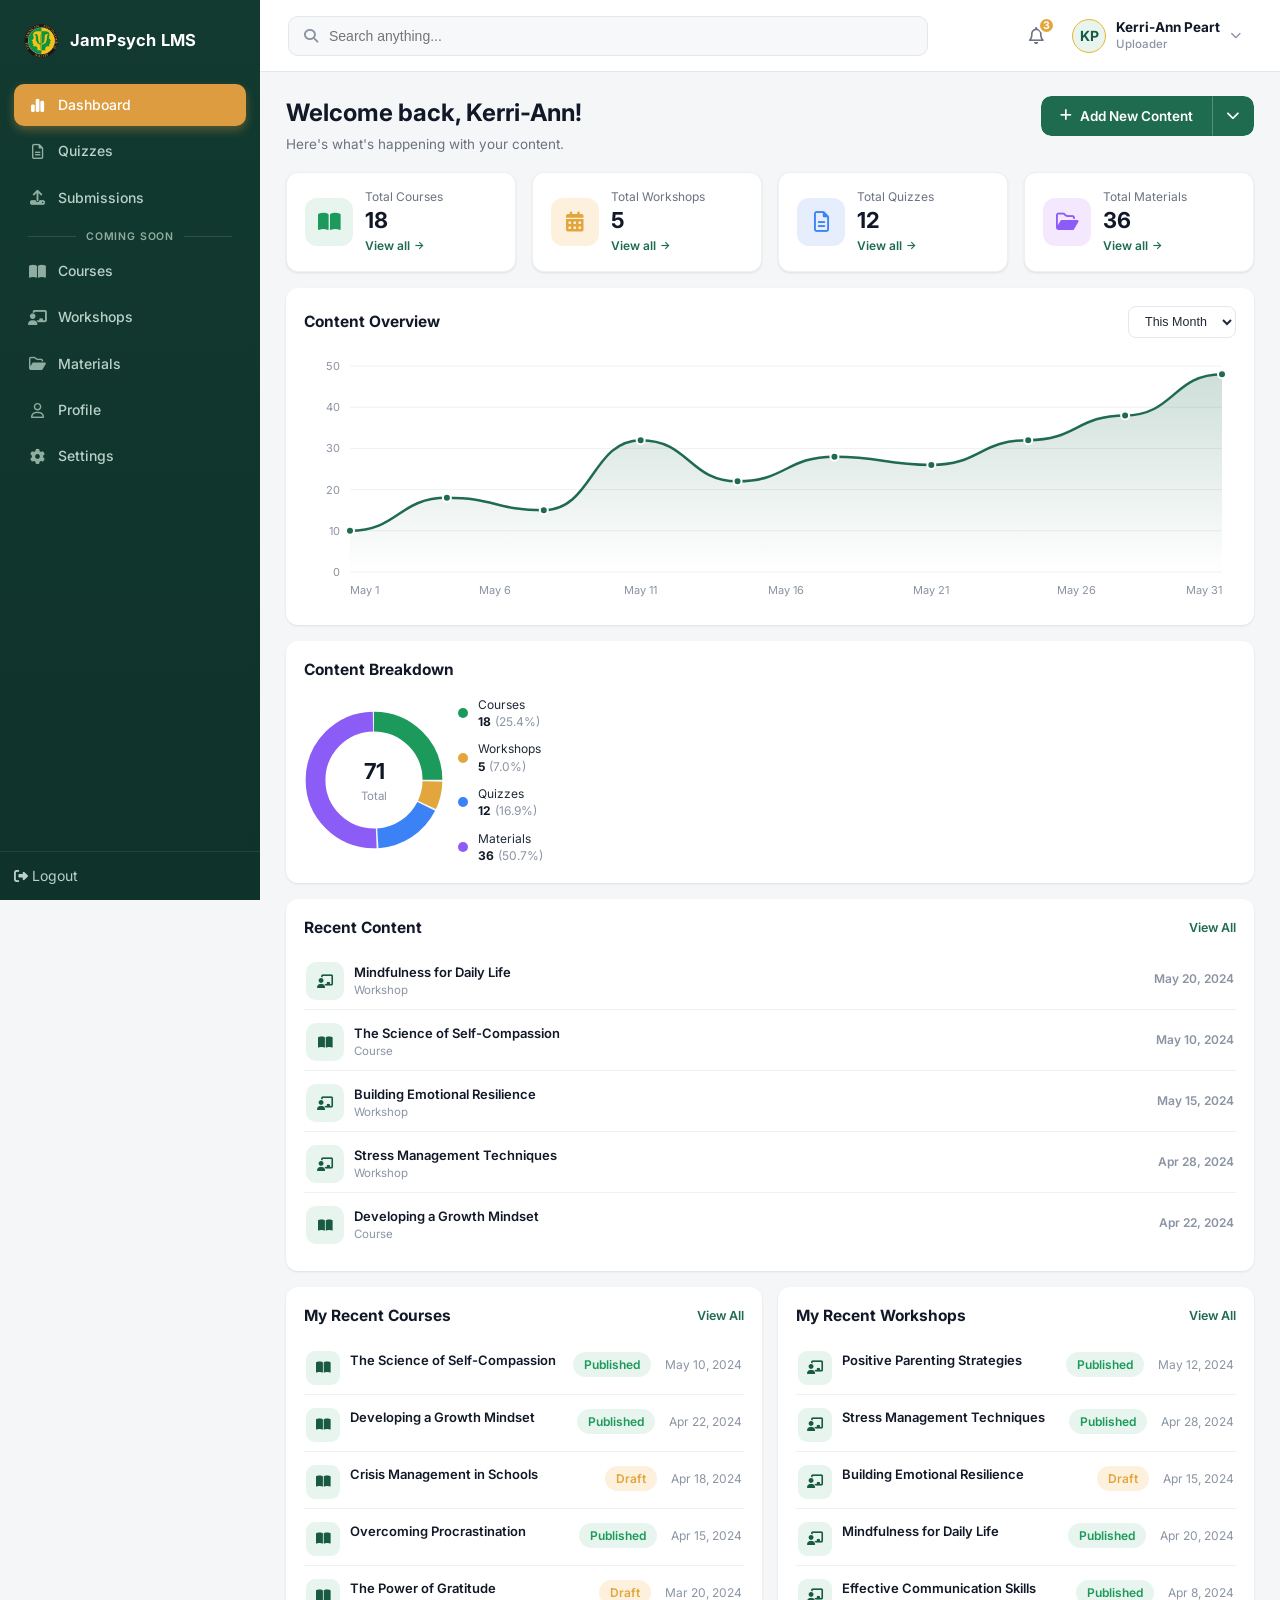
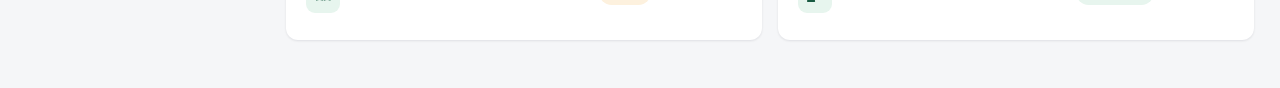
<file: uploader-dashboard.html>
<!DOCTYPE html>
<html lang="en">
<head>
<meta charset="UTF-8">
<meta name="viewport" content="width=device-width, initial-scale=1">
<title>Dashboard — JamPsych Uploader</title>
<link rel="preconnect" href="https://fonts.googleapis.com">
<link rel="preconnect" href="https://fonts.gstatic.com" crossorigin>
<link href="https://fonts.googleapis.com/css2?family=Inter:wght@400;500;600;700&display=swap" rel="stylesheet">
<link rel="stylesheet" href="https://cdnjs.cloudflare.com/ajax/libs/font-awesome/6.5.2/css/all.min.css">
<link rel="stylesheet" href="assets/css/styles.css">
</head>
<body>

<div class="app-shell">

  <!-- ============ SIDEBAR ============ -->
  <aside class="sidebar" id="sidebar">
    <div class="sidebar-brand">
      <div class="logo-circle"><img src="assets/images/jampsych-logo.png" alt="JamPsych LMS"></div>
      <div class="brand-name">JamPsych LMS</div>
    </div>

    <nav class="sidebar-nav">
      <a class="nav-item active" href="uploader-dashboard.html"><i class="fa-solid fa-chart-simple"></i> Dashboard</a>
      <a class="nav-item" href="uploader-quizzes.html"><i class="fa-regular fa-file-lines"></i> Quizzes</a>
      <a class="nav-item" href="uploader-submissions.html"><i class="fa-solid fa-upload"></i> Submissions</a>

      <div class="sidebar-divider"><span>Coming Soon</span></div>

      <a class="nav-item" href="#"><i class="fa-solid fa-book-open"></i> Courses</a>
      <a class="nav-item" href="#"><i class="fa-solid fa-chalkboard-user"></i> Workshops</a>
      <a class="nav-item" href="#"><i class="fa-regular fa-folder-open"></i> Materials</a>
      <a class="nav-item" href="#"><i class="fa-regular fa-user"></i> Profile</a>
      <a class="nav-item" href="#"><i class="fa-solid fa-gear"></i> Settings</a>
    </nav>

    <div class="sidebar-footer">
      <a class="nav-item" href="#" data-action="logout" data-silent><i class="fa-solid fa-right-from-bracket"></i> Logout</a>
    </div>
  </aside>
  <div class="sidebar-backdrop" id="sidebarBackdrop"></div>

  <!-- ============ MAIN ============ -->
  <div class="main">

    <header class="topbar">
      <button class="menu-toggle" id="menuToggle" aria-label="Toggle menu"><i class="fa-solid fa-bars"></i></button>

      <div class="search-bar">
        <i class="fa-solid fa-magnifying-glass"></i>
        <input type="text" id="globalSearch" placeholder="Search anything...">
      </div>

      <div class="topbar-actions">
        <div class="profile-menu">
          <button class="icon-btn" data-dropdown="notifPanel" aria-label="Notifications">
            <i class="fa-regular fa-bell"></i><span class="badge">3</span>
          </button>
          <div class="dropdown-panel wide" id="notifPanel">
            <div class="dd-title">Notifications</div>
            <a class="dd-item" href="#" data-silent><i class="fa-solid fa-upload"></i><div><span class="t">New submission received</span><span class="s">John Smith · The Science of Self-Compassion Quiz</span></div></a>
            <a class="dd-item" href="#" data-silent><i class="fa-solid fa-circle-check"></i><div><span class="t">Course approved</span><span class="s">"Developing a Growth Mindset" is now published</span></div></a>
            <a class="dd-item" href="#" data-silent><i class="fa-regular fa-clock"></i><div><span class="t">Draft reminder</span><span class="s">"The Power of Gratitude" is still a draft</span></div></a>
            <div class="dd-footer">View all notifications</div>
          </div>
        </div>


        <div class="profile-menu">
          <button class="profile-trigger stacked" data-role="uploader" data-dropdown="profilePanel">
            <span class="avatar-circle">KP</span>
            <span class="ptext">
              <span class="pname">Kerri-Ann Peart</span>
              <span class="prole">Uploader</span>
            </span>
            <i class="fa-solid fa-chevron-down"></i>
          </button>
          <div class="dropdown-panel" id="profilePanel">
            <a class="dd-item" href="#" data-silent><i class="fa-regular fa-user"></i><div><span class="t">My profile</span></div></a>
            <a class="dd-item" href="#" data-silent><i class="fa-solid fa-gear"></i><div><span class="t">Account settings</span></div></a>
            <a class="dd-item" href="#" data-action="logout" data-silent><i class="fa-solid fa-right-from-bracket"></i><div><span class="t">Logout</span></div></a>
          </div>
        </div>
      </div>
    </header>

    <main class="page-content">

      <div class="page-head">
        <div>
          <h1>Welcome back, Kerri-Ann!</h1>
          <p>Here's what's happening with your content.</p>
        </div>

        <div class="btn-split-wrap">
          <div class="btn-split">
            <button class="btn btn-primary" data-modal-open="addContentModal">
              <i class="fa-solid fa-plus"></i> Add New Content
            </button>
            <button class="btn btn-primary btn-caret" data-dropdown="quickAddPanel" aria-label="Choose content type">
              <i class="fa-solid fa-chevron-down"></i>
            </button>
          </div>
          <div class="dropdown-panel" id="quickAddPanel">
            <a class="dd-item" href="#" data-quick-add="course"><i class="fa-solid fa-book-open"></i><div><span class="t">New Course</span></div></a>
            <a class="dd-item" href="#" data-quick-add="workshop"><i class="fa-solid fa-chalkboard-user"></i><div><span class="t">New Workshop</span></div></a>
            <a class="dd-item" href="#" data-quick-add="quiz"><i class="fa-regular fa-file-lines"></i><div><span class="t">New Quiz</span></div></a>
            <a class="dd-item" href="#" data-quick-add="material"><i class="fa-regular fa-folder-open"></i><div><span class="t">New Material</span></div></a>
          </div>
        </div>
      </div>

      <section class="uploader-dash">

      <!-- Stat cards — full width -->
      <section class="stat-grid">
        <div class="stat-card">
          <div class="stat-icon green"><i class="fa-solid fa-book-open"></i></div>
          <div class="stat-info">
            <div class="label">Total Courses</div>
            <div class="value" id="statCourses">18</div>
            <a class="view-all-link" href="#" data-silent>View all</a>
          </div>
        </div>

        <div class="stat-card">
          <div class="stat-icon orange"><i class="fa-solid fa-calendar-days"></i></div>
          <div class="stat-info">
            <div class="label">Total Workshops</div>
            <div class="value" id="statWorkshops">5</div>
            <a class="view-all-link" href="#" data-silent>View all</a>
          </div>
        </div>

        <div class="stat-card">
          <div class="stat-icon blue"><i class="fa-regular fa-file-lines"></i></div>
          <div class="stat-info">
            <div class="label">Total Quizzes</div>
            <div class="value" id="statQuizzes">12</div>
            <a class="view-all-link" href="uploader-quizzes.html">View all</a>
          </div>
        </div>

        <div class="stat-card">
          <div class="stat-icon purple"><i class="fa-regular fa-folder-open"></i></div>
          <div class="stat-info">
            <div class="label">Total Materials</div>
            <div class="value" id="statMaterials">36</div>
            <a class="view-all-link" href="#" data-silent>View all</a>
          </div>
        </div>
      </section>

      <!-- Charts + recent content — three columns -->
      <div class="uploader-mid-row">
        <div class="panel">
          <div class="panel-head">
            <h3>Content Overview</h3>
            <select id="contentRange" class="select-field" style="min-width:auto">
              <option value="month">This Month</option>
              <option value="lastMonth">Last Month</option>
              <option value="year">This Year</option>
            </select>
          </div>
          <div class="chart-wrap" id="contentChart"></div>
        </div>

        <div class="panel">
          <div class="panel-head"><h3>Content Breakdown</h3></div>
          <div class="donut-area compact">
            <div class="donut-canvas-wrap">
              <div class="donut-svg" id="contentDonut"></div>
              <div class="donut-center">
                <span class="num" id="donutTotal">71</span>
                <span class="lbl">Total</span>
              </div>
            </div>
            <div class="legend-list" id="breakdownLegend"></div>
          </div>
        </div>

        <div class="panel panel-recent">
          <div class="panel-head">
            <h3>Recent Content</h3>
            <a class="view-all" href="#" data-silent>View All</a>
          </div>
          <div class="simple-list" id="recentContentList"></div>
        </div>
      </div>

      <!-- Full-width bottom row -->
      <div class="uploader-dash-bottom two-col even">
            <!-- My recent courses -->
            <div class="panel">
              <div class="panel-head">
                <h3>My Recent Courses</h3>
                <a class="view-all" href="#" data-silent>View All</a>
              </div>
              <div class="simple-list" id="recentCoursesList"></div>
            </div>

            <!-- My recent workshops -->
            <div class="panel">
              <div class="panel-head">
                <h3>My Recent Workshops</h3>
                <a class="view-all" href="#" data-silent>View All</a>
              </div>
              <div class="simple-list" id="recentWorkshopsList"></div>
            </div>
        </div>
      </section>
    </main>
  </div>
</div>

<!-- ============ ADD NEW CONTENT MODAL ============ -->
<div class="modal-overlay" id="addContentModal">
  <div class="modal-box" role="dialog" aria-modal="true" aria-labelledby="addContentTitle">
    <div class="modal-header">
      <div>
        <h2 id="addContentTitle">Add New Content</h2>
        <p>Upload new content for your learners.</p>
      </div>
      <button class="modal-close" data-modal-close aria-label="Close"><i class="fa-solid fa-xmark"></i></button>
    </div>

    <form id="addContentForm" novalidate>
      <div class="modal-body">

        <div class="form-group full" style="margin-bottom:18px">
          <label>Content Type <span class="req">*</span></label>
          <div class="content-type-grid">
            <label class="content-type-card checked" data-type="course">
              <input type="radio" name="contentType" value="course" checked>
              <span class="ctc-check"><i class="fa-solid fa-check"></i></span>
              <div class="ctc-icon green"><i class="fa-solid fa-book-open"></i></div>
              <div class="ctc-title">Course</div>
              <div class="ctc-desc">Create a new course with lessons and resources.</div>
            </label>
            <label class="content-type-card" data-type="workshop">
              <input type="radio" name="contentType" value="workshop">
              <span class="ctc-check"><i class="fa-solid fa-check"></i></span>
              <div class="ctc-icon orange"><i class="fa-solid fa-chalkboard-user"></i></div>
              <div class="ctc-title">Workshop</div>
              <div class="ctc-desc">Create a workshop with interactive sessions.</div>
            </label>
            <label class="content-type-card" data-type="quiz">
              <input type="radio" name="contentType" value="quiz">
              <span class="ctc-check"><i class="fa-solid fa-check"></i></span>
              <div class="ctc-icon blue"><i class="fa-regular fa-file-lines"></i></div>
              <div class="ctc-title">Quiz</div>
              <div class="ctc-desc">Create a quiz to test learner knowledge.</div>
            </label>
            <label class="content-type-card" data-type="material">
              <input type="radio" name="contentType" value="material">
              <span class="ctc-check"><i class="fa-solid fa-check"></i></span>
              <div class="ctc-icon purple"><i class="fa-regular fa-folder-open"></i></div>
              <div class="ctc-title">Material</div>
              <div class="ctc-desc">Upload study material or additional resources.</div>
            </label>
          </div>
        </div>

        <div class="form-group full">
          <label for="contentTitle">Title <span class="req">*</span></label>
          <input type="text" id="contentTitle" placeholder="Enter content title">
          <span class="field-error"></span>
        </div>

        <div class="form-group full">
          <label for="contentDesc">Description <span class="req">*</span></label>
          <textarea id="contentDesc" placeholder="Enter content description..."></textarea>
          <span class="field-error"></span>
        </div>

        <div class="form-group full">
          <label>Upload File <span class="req">*</span></label>
          <div class="upload-drop" id="contentDrop">
            <div class="drop-default">
              <i class="fa-solid fa-cloud-arrow-up"></i>
              Click to upload or drag and drop<br>
              <span class="text-muted">PDF, DOC, DOCX, PPT, PPTX (Max. 50MB)</span>
            </div>
            <input type="file" id="contentFileInput" accept=".pdf,.doc,.docx,.ppt,.pptx">
          </div>
          <span class="field-error" id="contentFileError"></span>
        </div>

        <div class="form-group full">
          <label for="contentCategory">Category (Optional)</label>
          <select id="contentCategory">
            <option value="">Select category</option>
            <option>Self-Compassion</option>
            <option>Growth Mindset</option>
            <option>Crisis Management</option>
            <option>Positive Parenting</option>
            <option>Mindfulness</option>
            <option>Communication Skills</option>
            <option>Other</option>
          </select>
        </div>

        <div class="form-section-title mt">Payment Option</div>
        <div class="form-group full">
          <label>Pricing Model <span class="req">*</span></label>
          <div class="radio-option-grid">
            <label class="radio-option">
              <input type="radio" name="pricing" value="free" checked>
              <span class="radio-dot"></span>
              <span class="ro-text">
                <span class="ro-title">Free</span>
                <span class="ro-desc">Make this content free for all learners</span>
              </span>
            </label>
            <label class="radio-option">
              <input type="radio" name="pricing" value="paid">
              <span class="radio-dot"></span>
              <span class="ro-text">
                <span class="ro-title">Paid</span>
                <span class="ro-desc">Set a price for this content</span>
              </span>
            </label>
          </div>
          <div class="price-field" id="priceField">
            <label for="contentPrice">Price (USD) <span class="req">*</span></label>
            <div class="amount-input">
              <span>$</span>
              <input type="text" id="contentPrice" placeholder="Enter price" disabled>
            </div>
            <span class="field-error"></span>
          </div>
        </div>

        <div class="form-group full" style="margin-top:20px">
          <label>Visibility <span class="req">*</span></label>
          <div class="radio-option-grid">
            <label class="radio-option">
              <input type="radio" name="visibility" value="published" checked>
              <span class="radio-dot"></span>
              <span class="ro-text">
                <span class="ro-title">Published</span>
                <span class="ro-desc">Make this content visible to learners</span>
              </span>
            </label>
            <label class="radio-option">
              <input type="radio" name="visibility" value="draft">
              <span class="radio-dot"></span>
              <span class="ro-text">
                <span class="ro-title">Draft</span>
                <span class="ro-desc">Save as draft and publish later</span>
              </span>
            </label>
          </div>
        </div>

      </div>

      <div class="modal-footer">
        <button type="button" class="btn btn-outline" data-modal-close>Cancel</button>
        <button type="submit" class="btn btn-primary">Save Content</button>
      </div>
    </form>
  </div>
</div>

<script src="assets/js/app.js"></script>
<script src="assets/js/charts.js"></script>
<script src="assets/js/uploader-dashboard.js"></script>
</body>
</html>
</file>
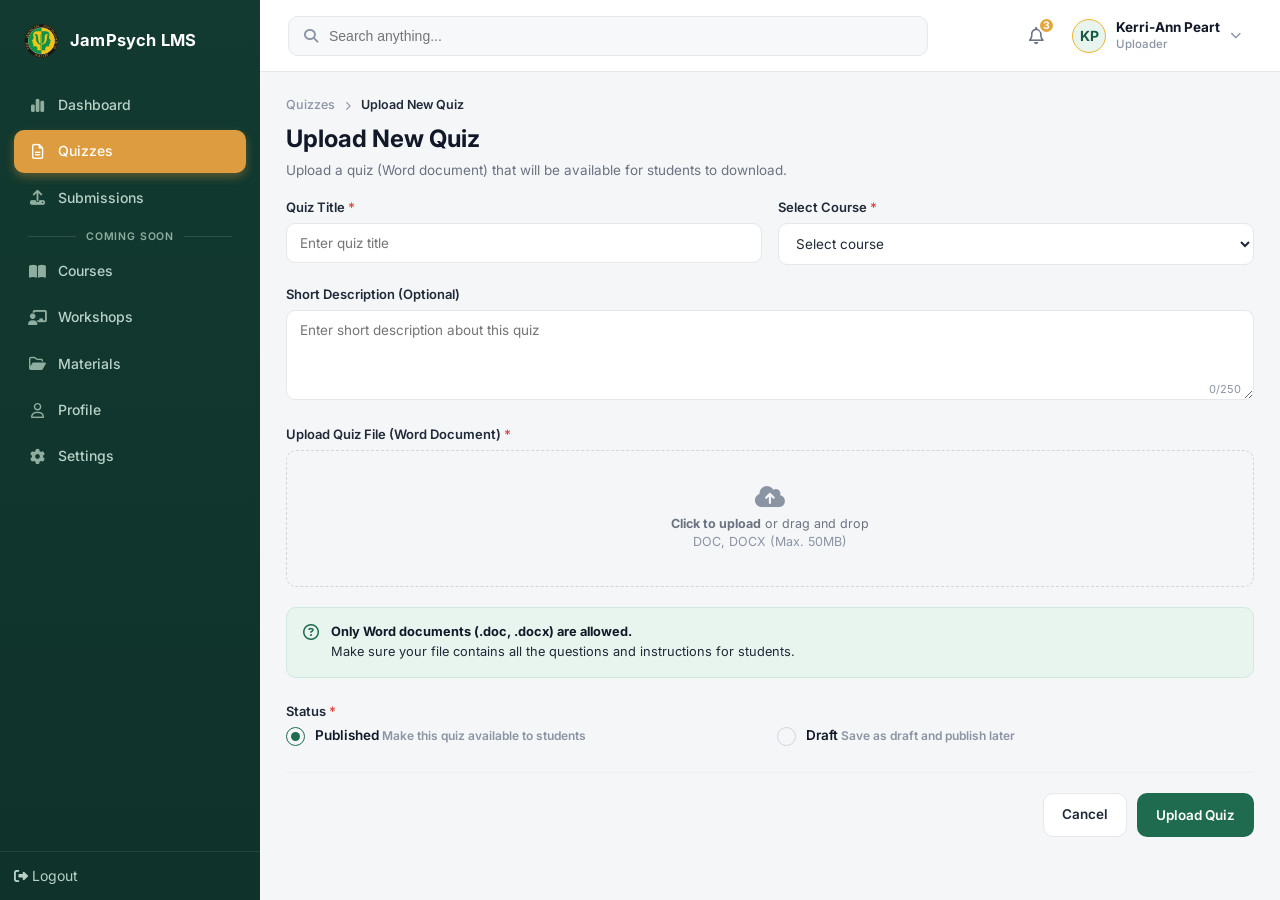
<file: uploader-quiz-upload.html>
<!DOCTYPE html>
<html lang="en">
<head>
<meta charset="UTF-8">
<meta name="viewport" content="width=device-width, initial-scale=1">
<title>Upload New Quiz — JamPsych Uploader</title>
<link rel="preconnect" href="https://fonts.googleapis.com">
<link rel="preconnect" href="https://fonts.gstatic.com" crossorigin>
<link href="https://fonts.googleapis.com/css2?family=Inter:wght@400;500;600;700&display=swap" rel="stylesheet">
<link rel="stylesheet" href="https://cdnjs.cloudflare.com/ajax/libs/font-awesome/6.5.2/css/all.min.css">
<link rel="stylesheet" href="assets/css/styles.css">
</head>
<body>

<div class="app-shell">

  <!-- ============ SIDEBAR ============ -->
  <aside class="sidebar" id="sidebar">
    <div class="sidebar-brand">
      <div class="logo-circle"><img src="assets/images/jampsych-logo.png" alt="JamPsych LMS"></div>
      <div class="brand-name">JamPsych LMS</div>
    </div>

    <nav class="sidebar-nav">
      <a class="nav-item" href="uploader-dashboard.html"><i class="fa-solid fa-chart-simple"></i> Dashboard</a>
      <a class="nav-item active" href="uploader-quizzes.html"><i class="fa-regular fa-file-lines"></i> Quizzes</a>
      <a class="nav-item" href="uploader-submissions.html"><i class="fa-solid fa-upload"></i> Submissions</a>

      <div class="sidebar-divider"><span>Coming Soon</span></div>

      <a class="nav-item" href="#"><i class="fa-solid fa-book-open"></i> Courses</a>
      <a class="nav-item" href="#"><i class="fa-solid fa-chalkboard-user"></i> Workshops</a>
      <a class="nav-item" href="#"><i class="fa-regular fa-folder-open"></i> Materials</a>
      <a class="nav-item" href="#"><i class="fa-regular fa-user"></i> Profile</a>
      <a class="nav-item" href="#"><i class="fa-solid fa-gear"></i> Settings</a>
    </nav>

    <div class="sidebar-footer">
      <a class="nav-item" href="#" data-action="logout" data-silent><i class="fa-solid fa-right-from-bracket"></i> Logout</a>
    </div>
  </aside>
  <div class="sidebar-backdrop" id="sidebarBackdrop"></div>

  <!-- ============ MAIN ============ -->
  <div class="main">

    <header class="topbar">
      <button class="menu-toggle" id="menuToggle" aria-label="Toggle menu"><i class="fa-solid fa-bars"></i></button>

      <div class="search-bar">
        <i class="fa-solid fa-magnifying-glass"></i>
        <input type="text" id="globalSearch" placeholder="Search anything...">
      </div>

      <div class="topbar-actions">
        <div class="profile-menu">
          <button class="icon-btn" data-dropdown="notifPanel" aria-label="Notifications">
            <i class="fa-regular fa-bell"></i><span class="badge">3</span>
          </button>
          <div class="dropdown-panel wide" id="notifPanel">
            <div class="dd-title">Notifications</div>
            <a class="dd-item" href="#" data-silent><i class="fa-solid fa-upload"></i><div><span class="t">New submission received</span><span class="s">John Smith · The Science of Self-Compassion Quiz</span></div></a>
            <a class="dd-item" href="#" data-silent><i class="fa-solid fa-circle-check"></i><div><span class="t">Quiz published</span><span class="s">"Crisis Management in Schools Quiz" is now live</span></div></a>
            <div class="dd-footer">View all notifications</div>
          </div>
        </div>


        <div class="profile-menu">
          <button class="profile-trigger stacked" data-role="uploader" data-dropdown="profilePanel">
            <span class="avatar-circle">KP</span>
            <span class="ptext">
              <span class="pname">Kerri-Ann Peart</span>
              <span class="prole">Uploader</span>
            </span>
            <i class="fa-solid fa-chevron-down"></i>
          </button>
          <div class="dropdown-panel" id="profilePanel">
            <a class="dd-item" href="#" data-silent><i class="fa-regular fa-user"></i><div><span class="t">My profile</span></div></a>
            <a class="dd-item" href="#" data-silent><i class="fa-solid fa-gear"></i><div><span class="t">Account settings</span></div></a>
            <a class="dd-item" href="#" data-action="logout" data-silent><i class="fa-solid fa-right-from-bracket"></i><div><span class="t">Logout</span></div></a>
          </div>
        </div>
      </div>
    </header>

    <main class="page-content page-content--full">

      <div class="breadcrumb-nav">
        <a href="uploader-quizzes.html">Quizzes</a>
        <i class="fa-solid fa-chevron-right"></i>
        <span class="current">Upload New Quiz</span>
      </div>

      <div class="page-head">
        <div>
          <h1>Upload New Quiz</h1>
          <p>Upload a quiz (Word document) that will be available for students to download.</p>
        </div>
      </div>

      <form id="quizUploadForm" class="form-page form-page--full" novalidate>

        <div class="form-grid">
          <div class="form-group">
            <label for="quizTitle">Quiz Title <span class="req">*</span></label>
            <input type="text" id="quizTitle" placeholder="Enter quiz title">
            <span class="field-error"></span>
          </div>
          <div class="form-group">
            <label for="quizCourse">Select Course <span class="req">*</span></label>
            <select id="quizCourse">
              <option value="">Select course</option>
              <option>The Science of Self-Compassion</option>
              <option>Developing a Growth Mindset</option>
              <option>Crisis Management in Schools</option>
              <option>Overcoming Procrastination</option>
              <option>The Power of Gratitude</option>
            </select>
            <span class="field-error"></span>
          </div>
        </div>

        <div class="form-group full">
          <label for="quizDesc">Short Description (Optional)</label>
          <div class="textarea-wrap">
            <textarea id="quizDesc" maxlength="250" placeholder="Enter short description about this quiz"></textarea>
            <span class="char-counter"><span id="descCount">0</span>/250</span>
          </div>
        </div>

        <div class="form-group full">
          <label>Upload Quiz File (Word Document) <span class="req">*</span></label>
          <div class="upload-drop" id="quizDrop" style="padding:34px 16px">
            <div class="drop-default">
              <i class="fa-solid fa-cloud-arrow-up" style="font-size:24px"></i>
              <div style="margin-top:4px"><b>Click to upload</b> or drag and drop</div>
              <span class="text-muted">DOC, DOCX (Max. 50MB)</span>
            </div>
            <input type="file" id="quizFileInput" accept=".doc,.docx">
          </div>
          <span class="field-error" id="quizFileError"></span>
        </div>

        <div class="info-banner" style="margin-top:0;margin-bottom:24px">
          <i class="fa-regular fa-circle-question"></i>
          <div class="ib-text">
            <b>Only Word documents (.doc, .docx) are allowed.</b><br>
            Make sure your file contains all the questions and instructions for students.
          </div>
        </div>

        <div class="form-group full">
          <label>Status <span class="req">*</span></label>
          <div class="radio-option-grid">
            <label class="radio-option">
              <input type="radio" name="quizStatus" value="Published" checked>
              <span class="radio-dot"></span>
              <span class="ro-text">
                <span class="ro-title">Published</span>
                <span class="ro-desc">Make this quiz available to students</span>
              </span>
            </label>
            <label class="radio-option">
              <input type="radio" name="quizStatus" value="Draft">
              <span class="radio-dot"></span>
              <span class="ro-text">
                <span class="ro-title">Draft</span>
                <span class="ro-desc">Save as draft and publish later</span>
              </span>
            </label>
          </div>
        </div>

        <div class="form-page-actions">
          <a class="btn btn-outline" href="uploader-quizzes.html">Cancel</a>
          <button type="submit" class="btn btn-primary">Upload Quiz</button>
        </div>
      </form>
    </main>
  </div>
</div>

<script src="assets/js/app.js"></script>
<script src="assets/js/uploader-quiz-upload.js"></script>
</body>
</html>
</file>
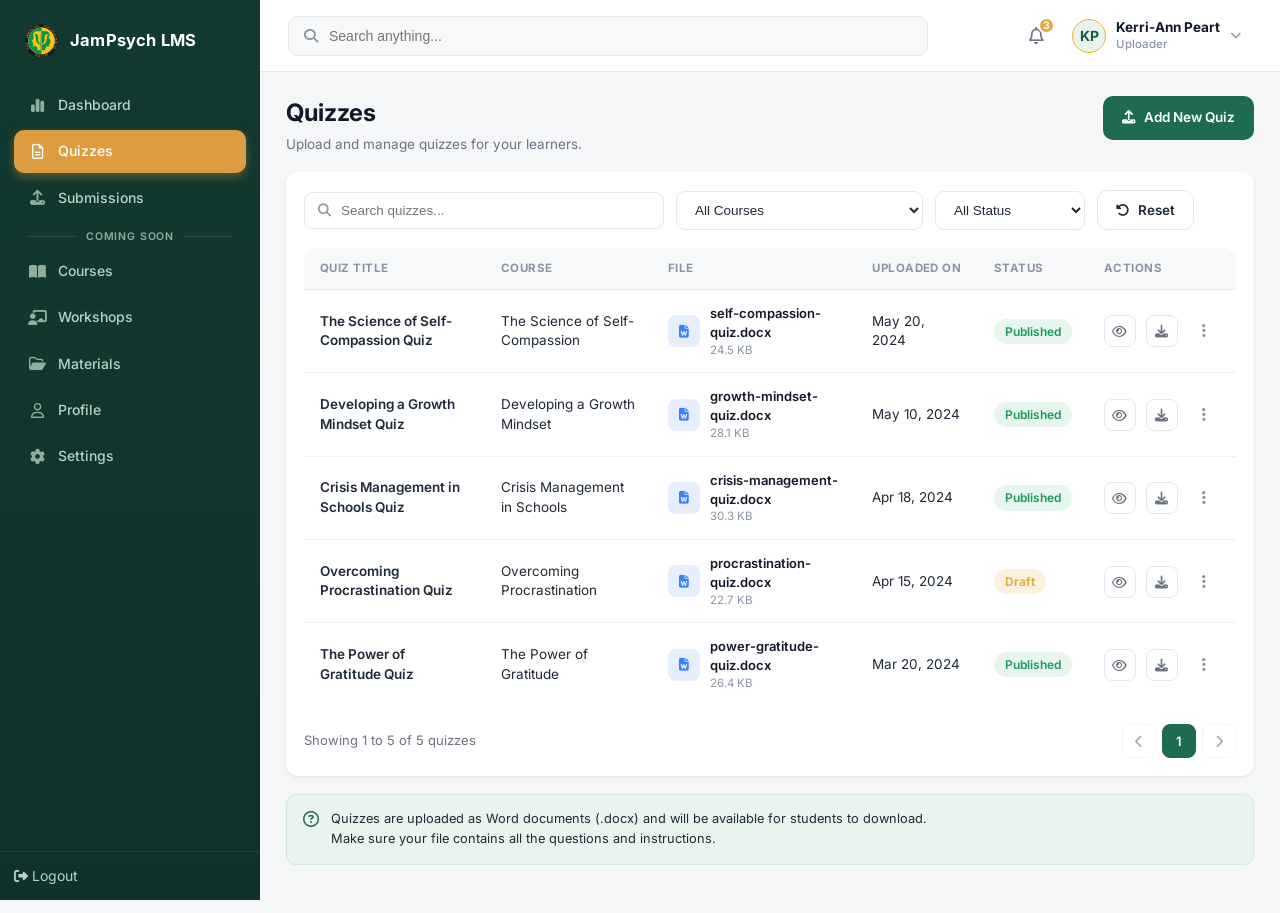
<file: uploader-quizzes.html>
<!DOCTYPE html>
<html lang="en">
<head>
<meta charset="UTF-8">
<meta name="viewport" content="width=device-width, initial-scale=1">
<title>Quizzes — JamPsych Uploader</title>
<link rel="preconnect" href="https://fonts.googleapis.com">
<link rel="preconnect" href="https://fonts.gstatic.com" crossorigin>
<link href="https://fonts.googleapis.com/css2?family=Inter:wght@400;500;600;700&display=swap" rel="stylesheet">
<link rel="stylesheet" href="https://cdnjs.cloudflare.com/ajax/libs/font-awesome/6.5.2/css/all.min.css">
<link rel="stylesheet" href="assets/css/styles.css">
</head>
<body>

<div class="app-shell">

  <!-- ============ SIDEBAR ============ -->
  <aside class="sidebar" id="sidebar">
    <div class="sidebar-brand">
      <div class="logo-circle"><img src="assets/images/jampsych-logo.png" alt="JamPsych LMS"></div>
      <div class="brand-name">JamPsych LMS</div>
    </div>

    <nav class="sidebar-nav">
      <a class="nav-item" href="uploader-dashboard.html"><i class="fa-solid fa-chart-simple"></i> Dashboard</a>
      <a class="nav-item active" href="uploader-quizzes.html"><i class="fa-regular fa-file-lines"></i> Quizzes</a>
      <a class="nav-item" href="uploader-submissions.html"><i class="fa-solid fa-upload"></i> Submissions</a>

      <div class="sidebar-divider"><span>Coming Soon</span></div>

      <a class="nav-item" href="#"><i class="fa-solid fa-book-open"></i> Courses</a>
      <a class="nav-item" href="#"><i class="fa-solid fa-chalkboard-user"></i> Workshops</a>
      <a class="nav-item" href="#"><i class="fa-regular fa-folder-open"></i> Materials</a>
      <a class="nav-item" href="#"><i class="fa-regular fa-user"></i> Profile</a>
      <a class="nav-item" href="#"><i class="fa-solid fa-gear"></i> Settings</a>
    </nav>

    <div class="sidebar-footer">
      <a class="nav-item" href="#" data-action="logout" data-silent><i class="fa-solid fa-right-from-bracket"></i> Logout</a>
    </div>
  </aside>
  <div class="sidebar-backdrop" id="sidebarBackdrop"></div>

  <!-- ============ MAIN ============ -->
  <div class="main">

    <header class="topbar">
      <button class="menu-toggle" id="menuToggle" aria-label="Toggle menu"><i class="fa-solid fa-bars"></i></button>

      <div class="search-bar">
        <i class="fa-solid fa-magnifying-glass"></i>
        <input type="text" id="globalSearch" placeholder="Search anything...">
      </div>

      <div class="topbar-actions">
        <div class="profile-menu">
          <button class="icon-btn" data-dropdown="notifPanel" aria-label="Notifications">
            <i class="fa-regular fa-bell"></i><span class="badge">3</span>
          </button>
          <div class="dropdown-panel wide" id="notifPanel">
            <div class="dd-title">Notifications</div>
            <a class="dd-item" href="#" data-silent><i class="fa-solid fa-upload"></i><div><span class="t">New submission received</span><span class="s">John Smith · The Science of Self-Compassion Quiz</span></div></a>
            <a class="dd-item" href="#" data-silent><i class="fa-solid fa-circle-check"></i><div><span class="t">Quiz published</span><span class="s">"Crisis Management in Schools Quiz" is now live</span></div></a>
            <a class="dd-item" href="#" data-silent><i class="fa-regular fa-clock"></i><div><span class="t">Draft reminder</span><span class="s">"Overcoming Procrastination Quiz" is still a draft</span></div></a>
            <div class="dd-footer">View all notifications</div>
          </div>
        </div>


        <div class="profile-menu">
          <button class="profile-trigger stacked" data-role="uploader" data-dropdown="profilePanel">
            <span class="avatar-circle">KP</span>
            <span class="ptext">
              <span class="pname">Kerri-Ann Peart</span>
              <span class="prole">Uploader</span>
            </span>
            <i class="fa-solid fa-chevron-down"></i>
          </button>
          <div class="dropdown-panel" id="profilePanel">
            <a class="dd-item" href="#" data-silent><i class="fa-regular fa-user"></i><div><span class="t">My profile</span></div></a>
            <a class="dd-item" href="#" data-silent><i class="fa-solid fa-gear"></i><div><span class="t">Account settings</span></div></a>
            <a class="dd-item" href="#" data-action="logout" data-silent><i class="fa-solid fa-right-from-bracket"></i><div><span class="t">Logout</span></div></a>
          </div>
        </div>
      </div>
    </header>

    <main class="page-content">

      <div class="page-head">
        <div>
          <h1>Quizzes</h1>
          <p>Upload and manage quizzes for your learners.</p>
        </div>
        <a class="btn btn-primary" href="uploader-quiz-upload.html">
          <i class="fa-solid fa-upload"></i> Add New Quiz
        </a>
      </div>

      <div class="panel">
        <div class="filters-bar">
          <div class="search-input">
            <i class="fa-solid fa-magnifying-glass"></i>
            <input type="text" id="quizSearch" placeholder="Search quizzes...">
          </div>
          <select class="select-field" id="courseFilter"><option value="all">All Courses</option></select>
          <select class="select-field" id="statusFilter">
            <option value="all">All Status</option>
            <option value="published">Published</option>
            <option value="draft">Draft</option>
          </select>
          <button class="btn btn-outline" id="resetFilters"><i class="fa-solid fa-rotate-left"></i> Reset</button>
        </div>

        <div class="table-wrap">
          <table class="data-table">
            <thead>
              <tr>
                <th>Quiz Title</th>
                <th>Course</th>
                <th>File</th>
                <th>Uploaded On</th>
                <th>Status</th>
                <th>Actions</th>
              </tr>
            </thead>
            <tbody id="quizzesBody"></tbody>
          </table>
        </div>

        <div class="table-footer">
          <div class="showing" id="quizShowing"></div>
          <div class="pagination" id="quizPagination"></div>
        </div>
      </div>

      <div class="info-banner">
        <i class="fa-regular fa-circle-question"></i>
        <div class="ib-text">
          Quizzes are uploaded as Word documents (.docx) and will be available for students to download.<br>
          Make sure your file contains all the questions and instructions.
        </div>
      </div>
    </main>
  </div>
</div>

<!-- ============ QUIZ PREVIEW MODAL ============ -->
<div class="modal-overlay" id="quizPreviewModal">
  <div class="modal-box" style="max-width:520px" role="dialog" aria-modal="true" aria-labelledby="quizPreviewTitle">
    <div class="modal-header">
      <div>
        <h2 id="quizPreviewTitle">Quiz Details</h2>
        <p>Preview of this quiz's information.</p>
      </div>
      <button class="modal-close" data-modal-close aria-label="Close"><i class="fa-solid fa-xmark"></i></button>
    </div>
    <div class="modal-body" id="quizPreviewBody"></div>
    <div class="modal-footer">
      <button type="button" class="btn btn-outline" data-modal-close>Close</button>
      <button type="button" class="btn btn-primary" id="quizPreviewDownload"><i class="fa-solid fa-download"></i> Download</button>
    </div>
  </div>
</div>

<script src="assets/js/app.js"></script>
<script src="assets/js/uploader-quizzes.js"></script>
</body>
</html>
</file>
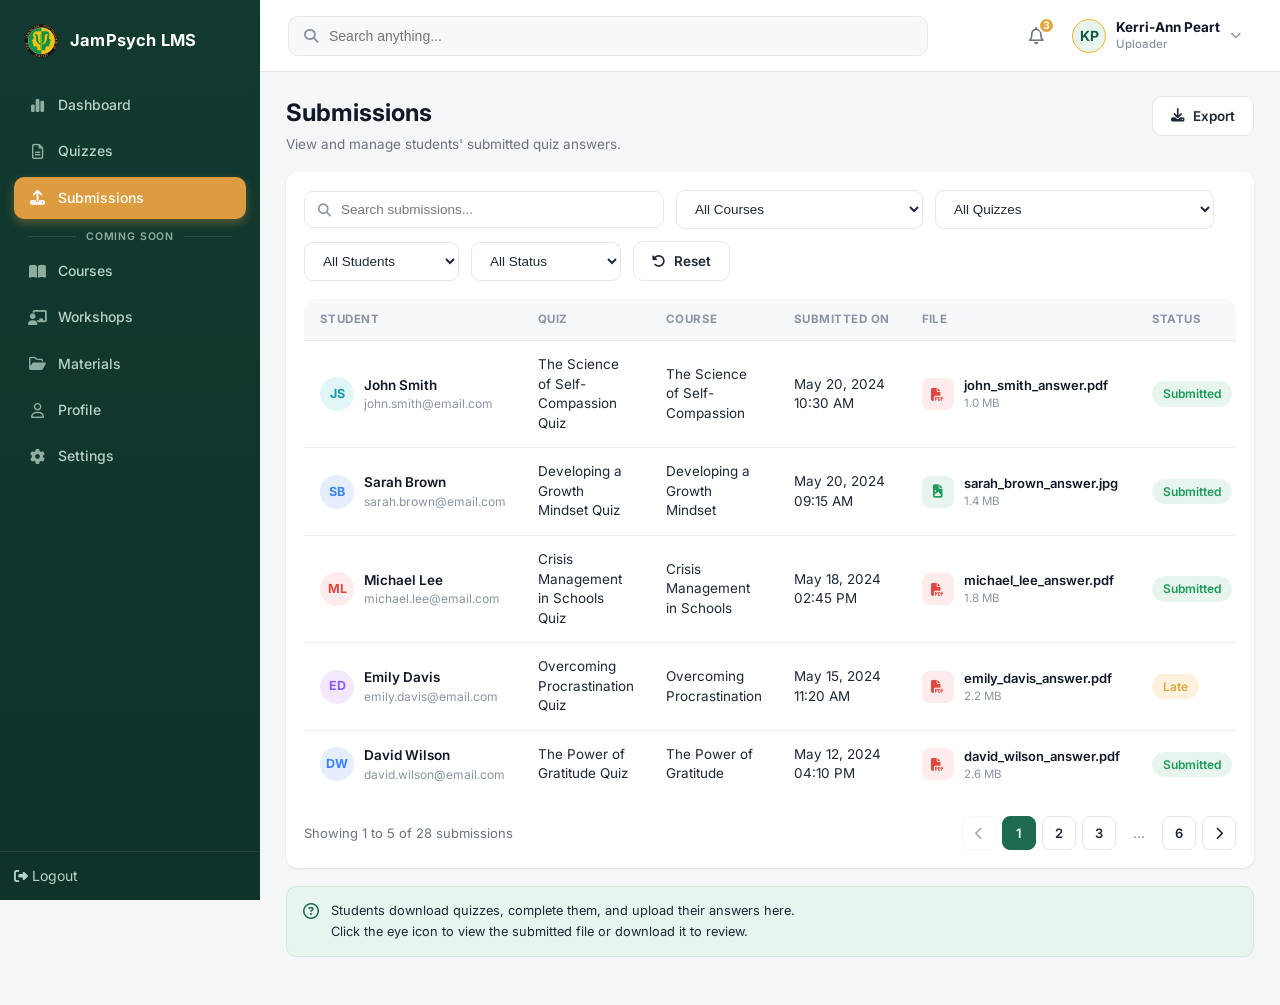
<file: uploader-submissions.html>
<!DOCTYPE html>
<html lang="en">
<head>
<meta charset="UTF-8">
<meta name="viewport" content="width=device-width, initial-scale=1">
<title>Submissions — JamPsych Uploader</title>
<link rel="preconnect" href="https://fonts.googleapis.com">
<link rel="preconnect" href="https://fonts.gstatic.com" crossorigin>
<link href="https://fonts.googleapis.com/css2?family=Inter:wght@400;500;600;700&display=swap" rel="stylesheet">
<link rel="stylesheet" href="https://cdnjs.cloudflare.com/ajax/libs/font-awesome/6.5.2/css/all.min.css">
<link rel="stylesheet" href="assets/css/styles.css">
</head>
<body>

<div class="app-shell">

  <!-- ============ SIDEBAR ============ -->
  <aside class="sidebar" id="sidebar">
    <div class="sidebar-brand">
      <div class="logo-circle"><img src="assets/images/jampsych-logo.png" alt="JamPsych LMS"></div>
      <div class="brand-name">JamPsych LMS</div>
    </div>

    <nav class="sidebar-nav">
      <a class="nav-item" href="uploader-dashboard.html"><i class="fa-solid fa-chart-simple"></i> Dashboard</a>
      <a class="nav-item" href="uploader-quizzes.html"><i class="fa-regular fa-file-lines"></i> Quizzes</a>
      <a class="nav-item active" href="uploader-submissions.html"><i class="fa-solid fa-upload"></i> Submissions</a>

      <div class="sidebar-divider"><span>Coming Soon</span></div>

      <a class="nav-item" href="#"><i class="fa-solid fa-book-open"></i> Courses</a>
      <a class="nav-item" href="#"><i class="fa-solid fa-chalkboard-user"></i> Workshops</a>
      <a class="nav-item" href="#"><i class="fa-regular fa-folder-open"></i> Materials</a>
      <a class="nav-item" href="#"><i class="fa-regular fa-user"></i> Profile</a>
      <a class="nav-item" href="#"><i class="fa-solid fa-gear"></i> Settings</a>
    </nav>

    <div class="sidebar-footer">
      <a class="nav-item" href="#" data-action="logout" data-silent><i class="fa-solid fa-right-from-bracket"></i> Logout</a>
    </div>
  </aside>
  <div class="sidebar-backdrop" id="sidebarBackdrop"></div>

  <!-- ============ MAIN ============ -->
  <div class="main">

    <header class="topbar">
      <button class="menu-toggle" id="menuToggle" aria-label="Toggle menu"><i class="fa-solid fa-bars"></i></button>

      <div class="search-bar">
        <i class="fa-solid fa-magnifying-glass"></i>
        <input type="text" id="globalSearch" placeholder="Search anything...">
      </div>

      <div class="topbar-actions">
        <div class="profile-menu">
          <button class="icon-btn" data-dropdown="notifPanel" aria-label="Notifications">
            <i class="fa-regular fa-bell"></i><span class="badge">3</span>
          </button>
          <div class="dropdown-panel wide" id="notifPanel">
            <div class="dd-title">Notifications</div>
            <a class="dd-item" href="#" data-silent><i class="fa-solid fa-upload"></i><div><span class="t">New submission received</span><span class="s">John Smith · The Science of Self-Compassion Quiz</span></div></a>
            <a class="dd-item" href="#" data-silent><i class="fa-regular fa-clock"></i><div><span class="t">Late submission</span><span class="s">Emily Davis · Overcoming Procrastination Quiz</span></div></a>
            <div class="dd-footer">View all notifications</div>
          </div>
        </div>


        <div class="profile-menu">
          <button class="profile-trigger stacked" data-role="uploader" data-dropdown="profilePanel">
            <span class="avatar-circle">KP</span>
            <span class="ptext">
              <span class="pname">Kerri-Ann Peart</span>
              <span class="prole">Uploader</span>
            </span>
            <i class="fa-solid fa-chevron-down"></i>
          </button>
          <div class="dropdown-panel" id="profilePanel">
            <a class="dd-item" href="#" data-silent><i class="fa-regular fa-user"></i><div><span class="t">My profile</span></div></a>
            <a class="dd-item" href="#" data-silent><i class="fa-solid fa-gear"></i><div><span class="t">Account settings</span></div></a>
            <a class="dd-item" href="#" data-action="logout" data-silent><i class="fa-solid fa-right-from-bracket"></i><div><span class="t">Logout</span></div></a>
          </div>
        </div>
      </div>
    </header>

    <main class="page-content">

      <div class="page-head">
        <div>
          <h1>Submissions</h1>
          <p>View and manage students' submitted quiz answers.</p>
        </div>
        <button class="btn btn-outline" id="exportBtn"><i class="fa-solid fa-download"></i> Export</button>
      </div>

      <div class="panel">
        <div class="filters-bar">
          <div class="search-input">
            <i class="fa-solid fa-magnifying-glass"></i>
            <input type="text" id="subSearch" placeholder="Search submissions...">
          </div>
          <select class="select-field" id="courseFilter"><option value="all">All Courses</option></select>
          <select class="select-field" id="quizFilter"><option value="all">All Quizzes</option></select>
          <select class="select-field" id="studentFilter"><option value="all">All Students</option></select>
          <select class="select-field" id="statusFilter">
            <option value="all">All Status</option>
            <option value="submitted">Submitted</option>
            <option value="late">Late</option>
          </select>
          <button class="btn btn-outline" id="resetFilters"><i class="fa-solid fa-rotate-left"></i> Reset</button>
        </div>

        <div class="table-wrap">
          <table class="data-table" style="min-width:980px">
            <thead>
              <tr>
                <th>Student</th>
                <th>Quiz</th>
                <th>Course</th>
                <th>Submitted On</th>
                <th>File</th>
                <th>Status</th>
                <th>Actions</th>
              </tr>
            </thead>
            <tbody id="submissionsBody"></tbody>
          </table>
        </div>

        <div class="table-footer">
          <div class="showing" id="subShowing"></div>
          <div class="pagination" id="subPagination"></div>
        </div>
      </div>

      <div class="info-banner">
        <i class="fa-regular fa-circle-question"></i>
        <div class="ib-text">
          Students download quizzes, complete them, and upload their answers here.<br>
          Click the eye icon to view the submitted file or download it to review.
        </div>
      </div>
    </main>
  </div>
</div>

<!-- ============ SUBMISSION PREVIEW MODAL ============ -->
<div class="modal-overlay" id="subPreviewModal">
  <div class="modal-box" style="max-width:520px" role="dialog" aria-modal="true" aria-labelledby="subPreviewTitle">
    <div class="modal-header">
      <div>
        <h2 id="subPreviewTitle">Submission Details</h2>
        <p>Review the student's submitted answer file.</p>
      </div>
      <button class="modal-close" data-modal-close aria-label="Close"><i class="fa-solid fa-xmark"></i></button>
    </div>
    <div class="modal-body" id="subPreviewBody"></div>
    <div class="modal-footer">
      <button type="button" class="btn btn-outline" data-modal-close>Close</button>
      <button type="button" class="btn btn-primary" id="subPreviewDownload"><i class="fa-solid fa-download"></i> Download</button>
    </div>
  </div>
</div>

<script src="assets/js/app.js"></script>
<script src="assets/js/uploader-submissions.js"></script>
</body>
</html>
</file>
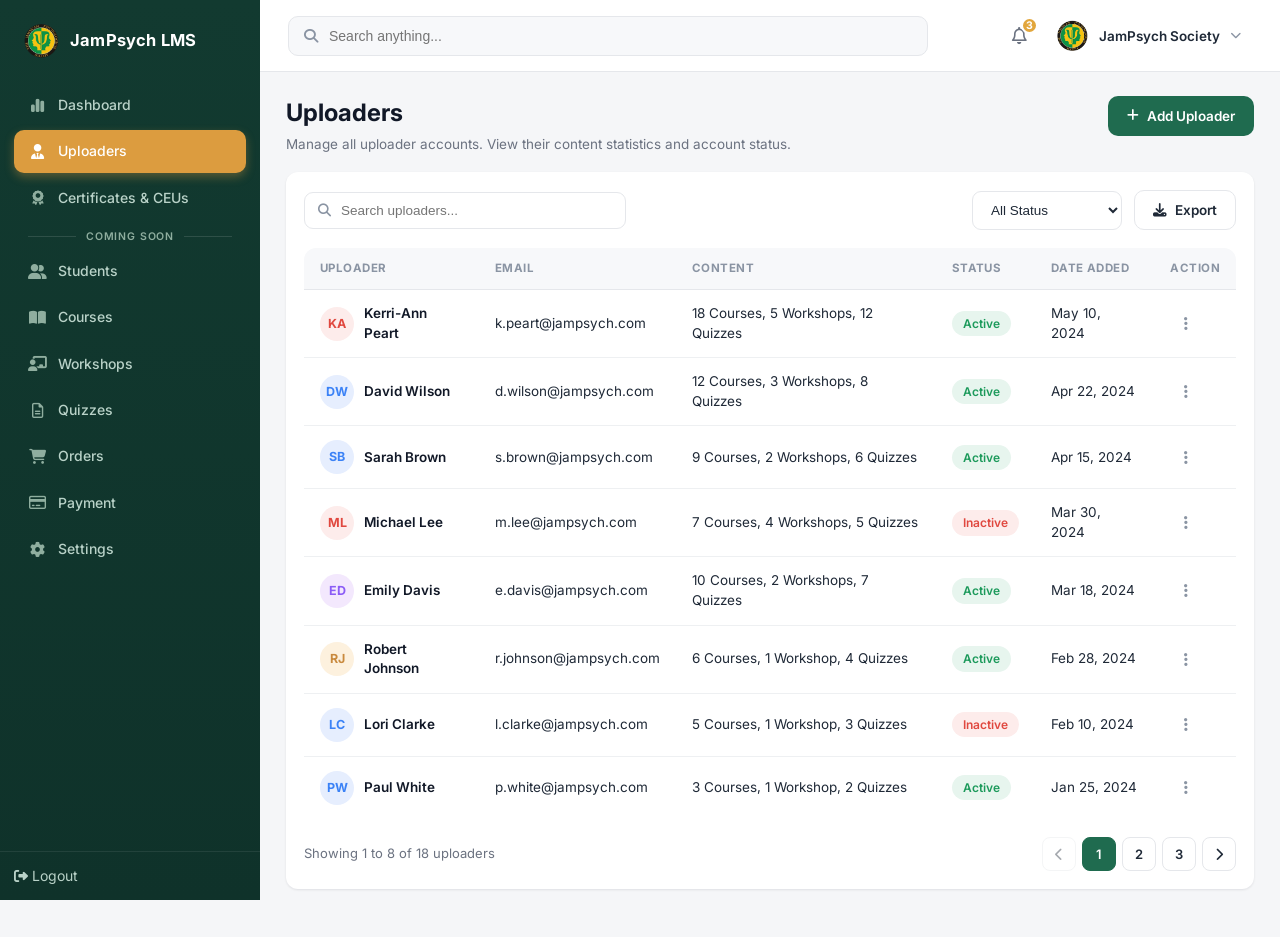
<file: uploaders.html>
<!DOCTYPE html>
<html lang="en">
<head>
<meta charset="UTF-8">
<meta name="viewport" content="width=device-width, initial-scale=1">
<title>Uploaders — JamPsych LMS</title>
<link rel="preconnect" href="https://fonts.googleapis.com">
<link rel="preconnect" href="https://fonts.gstatic.com" crossorigin>
<link href="https://fonts.googleapis.com/css2?family=Inter:wght@400;500;600;700&display=swap" rel="stylesheet">
<link rel="stylesheet" href="https://cdnjs.cloudflare.com/ajax/libs/font-awesome/6.5.2/css/all.min.css">
<link rel="stylesheet" href="assets/css/styles.css">
</head>
<body>

<div class="app-shell">

  <!-- ============ SIDEBAR ============ -->
  <aside class="sidebar" id="sidebar">
    <div class="sidebar-brand">
      <div class="logo-circle"><img src="assets/images/jampsych-logo.png" alt="JamPsych LMS"></div>
      <div class="brand-name">JamPsych LMS</div>
    </div>

    <nav class="sidebar-nav">
      <a class="nav-item" href="index.html"><i class="fa-solid fa-chart-simple"></i> Dashboard</a>
      <a class="nav-item active" href="uploaders.html"><i class="fa-solid fa-user-tie"></i> Uploaders</a>
      <a class="nav-item" href="certificates.html"><i class="fa-solid fa-award"></i> Certificates &amp; CEUs</a>

      <div class="sidebar-divider"><span>Coming Soon</span></div>

      <a class="nav-item" href="#"><i class="fa-solid fa-user-group"></i> Students</a>
      <a class="nav-item" href="#"><i class="fa-solid fa-book-open"></i> Courses</a>
      <a class="nav-item" href="#"><i class="fa-solid fa-chalkboard-user"></i> Workshops</a>
      <a class="nav-item" href="#"><i class="fa-regular fa-file-lines"></i> Quizzes</a>
      <a class="nav-item" href="#"><i class="fa-solid fa-cart-shopping"></i> Orders</a>
      <a class="nav-item" href="#"><i class="fa-regular fa-credit-card"></i> Payment</a>
      <a class="nav-item" href="#"><i class="fa-solid fa-gear"></i> Settings</a>
    </nav>

    <div class="sidebar-footer">
      <a class="nav-item" href="#" data-action="logout" data-silent><i class="fa-solid fa-right-from-bracket"></i> Logout</a>
    </div>
  </aside>
  <div class="sidebar-backdrop" id="sidebarBackdrop"></div>

  <!-- ============ MAIN ============ -->
  <div class="main">

    <header class="topbar">
      <button class="menu-toggle" id="menuToggle" aria-label="Toggle menu"><i class="fa-solid fa-bars"></i></button>

      <div class="search-bar">
        <i class="fa-solid fa-magnifying-glass"></i>
        <input type="text" id="globalSearch" placeholder="Search anything...">
      </div>

      <div class="topbar-actions">
        <div class="profile-menu">
          <button class="icon-btn" data-dropdown="notifPanel" aria-label="Notifications">
            <i class="fa-regular fa-bell"></i><span class="badge">3</span>
          </button>
          <div class="dropdown-panel wide" id="notifPanel">
            <div class="dd-title">Notifications</div>
            <a class="dd-item" href="#" data-silent><i class="fa-solid fa-user-plus"></i><div><span class="t">New student registered</span><span class="s">John Smith · 2 mins ago</span></div></a>
            <a class="dd-item" href="#" data-silent><i class="fa-solid fa-cart-shopping"></i><div><span class="t">New order #ORD-1250</span><span class="s">$30.00 · 35 mins ago</span></div></a>
            <a class="dd-item" href="#" data-silent><i class="fa-solid fa-book-open"></i><div><span class="t">Course published</span><span class="s">The Impact of Spirituality on Therapy · 25 mins ago</span></div></a>
            <div class="dd-footer">View all notifications</div>
          </div>
        </div>


        <div class="profile-menu">
          <button class="profile-trigger" data-role="admin" data-dropdown="profilePanel">
            <span class="avatar-circle org-logo"><img src="assets/images/jampsych-logo.png" alt="JamPsych Society"></span>
            <span>JamPsych Society</span>
            <i class="fa-solid fa-chevron-down"></i>
          </button>
          <div class="dropdown-panel" id="profilePanel">
            <a class="dd-item" href="#" data-silent><i class="fa-regular fa-user"></i><div><span class="t">My profile</span></div></a>
            <a class="dd-item" href="#" data-silent><i class="fa-solid fa-gear"></i><div><span class="t">Account settings</span></div></a>
            <a class="dd-item" href="#" data-action="logout" data-silent><i class="fa-solid fa-right-from-bracket"></i><div><span class="t">Logout</span></div></a>
          </div>
        </div>
      </div>
    </header>

    <main class="page-content">

      <div class="page-head">
        <div>
          <h1>Uploaders</h1>
          <p>Manage all uploader accounts. View their content statistics and account status.</p>
        </div>
        <button class="btn btn-primary" data-modal-open="addUploaderModal">
          <i class="fa-solid fa-plus"></i> Add Uploader
        </button>
      </div>

      <div class="panel">
        <div class="filters-bar">
          <div class="search-input">
            <i class="fa-solid fa-magnifying-glass"></i>
            <input type="text" id="uploaderSearch" placeholder="Search uploaders...">
          </div>
          <div class="spacer"></div>
          <select class="select-field" id="statusFilter">
            <option value="all">All Status</option>
            <option value="active">Active</option>
            <option value="inactive">Inactive</option>
          </select>
          <button class="btn btn-outline" id="exportBtn"><i class="fa-solid fa-download"></i> Export</button>
        </div>

        <div class="table-wrap">
          <table class="data-table">
            <thead>
              <tr>
                <th>Uploader</th>
                <th>Email</th>
                <th>Content</th>
                <th>Status</th>
                <th>Date Added</th>
                <th>Action</th>
              </tr>
            </thead>
            <tbody id="uploadersBody"></tbody>
          </table>
        </div>

        <div class="table-footer">
          <div class="showing" id="showingLabel"></div>
          <div class="pagination" id="pagination"></div>
        </div>
      </div>
    </main>
  </div>
</div>

<!-- ============ ADD UPLOADER MODAL ============ -->
<div class="modal-overlay" id="addUploaderModal">
  <div class="modal-box" role="dialog" aria-modal="true" aria-labelledby="addUploaderTitle">
    <div class="modal-header">
      <div>
        <h2 id="addUploaderTitle">Add Uploader</h2>
        <p>Create a new uploader account. They will be able to log in and upload courses, workshops, quizzes and materials.</p>
      </div>
      <button class="modal-close" data-modal-close aria-label="Close"><i class="fa-solid fa-xmark"></i></button>
    </div>

    <form id="addUploaderForm" novalidate>
      <div class="modal-body">

        <div class="form-section-title">Personal Information</div>
        <div class="form-grid">
          <div class="form-group">
            <label for="fullName">Full Name <span class="req">*</span></label>
            <input type="text" id="fullName" name="fullName" placeholder="Enter full name" autocomplete="off">
            <span class="field-error"></span>
          </div>
          <div class="form-group">
            <label for="emailAddress">Email Address <span class="req">*</span></label>
            <input type="email" id="emailAddress" name="email" placeholder="Enter email address" autocomplete="off">
            <span class="field-error"></span>
          </div>
          <div class="form-group">
            <label for="phoneNumber">Phone Number</label>
            <input type="tel" id="phoneNumber" name="phone" placeholder="Enter phone number" autocomplete="off">
            <span class="field-error"></span>
          </div>
          <div class="form-group">
            <label>Profile Picture</label>
            <div class="upload-drop" id="avatarDrop">
              <div class="drop-default">
                <i class="fa-solid fa-cloud-arrow-up"></i>
                Click to upload or drag and drop<br>
                <span class="text-muted">PNG, JPG or JPEG (Max. 2MB)</span>
              </div>
              <input type="file" id="avatarInput" accept="image/png,image/jpeg">
            </div>
          </div>
        </div>

        <div class="form-section-title mt">Account Information</div>
        <div class="form-grid">
          <div class="form-group">
            <label for="password">Password <span class="req">*</span></label>
            <div class="password-field">
              <input type="password" id="password" name="password" placeholder="Enter password" autocomplete="new-password">
              <button type="button" class="password-toggle" aria-label="Show password"><i class="fa-regular fa-eye"></i></button>
            </div>
            <span class="field-error"></span>
          </div>
          <div class="form-group">
            <label for="confirmPassword">Confirm Password <span class="req">*</span></label>
            <div class="password-field">
              <input type="password" id="confirmPassword" name="confirmPassword" placeholder="Confirm password" autocomplete="new-password">
              <button type="button" class="password-toggle" aria-label="Show password"><i class="fa-regular fa-eye"></i></button>
            </div>
            <span class="field-error"></span>
          </div>
          <div class="form-group">
            <label for="accountStatus">Status <span class="req">*</span></label>
            <select id="accountStatus" name="status">
              <option value="active">Active</option>
              <option value="inactive">Inactive</option>
            </select>
            <span class="field-error"></span>
          </div>
        </div>

        <div class="form-section-title mt">Permissions</div>
        <p class="text-muted" style="margin:-6px 0 14px;font-size:13px">
          Uploader will be able to create and manage the following content.
        </p>
        <div class="permissions-grid">
          <label class="perm-card">
            <span class="perm-icon green"><i class="fa-solid fa-book-open"></i></span>
            <span class="perm-label">Courses</span>
            <input type="checkbox" value="Courses">
            <span class="check-mark"><i class="fa-solid fa-check"></i></span>
          </label>
          <label class="perm-card">
            <span class="perm-icon orange"><i class="fa-solid fa-calendar-days"></i></span>
            <span class="perm-label">Workshops</span>
            <input type="checkbox" value="Workshops">
            <span class="check-mark"><i class="fa-solid fa-check"></i></span>
          </label>
          <label class="perm-card">
            <span class="perm-icon blue"><i class="fa-regular fa-file-lines"></i></span>
            <span class="perm-label">Quizzes</span>
            <input type="checkbox" value="Quizzes">
            <span class="check-mark"><i class="fa-solid fa-check"></i></span>
          </label>
          <label class="perm-card">
            <span class="perm-icon purple"><i class="fa-regular fa-folder-open"></i></span>
            <span class="perm-label">Materials</span>
            <input type="checkbox" value="Materials">
            <span class="check-mark"><i class="fa-solid fa-check"></i></span>
          </label>
        </div>
      </div>

      <div class="modal-footer">
        <button type="button" class="btn btn-outline" data-modal-close>Cancel</button>
        <button type="submit" class="btn btn-primary">Create Uploader</button>
      </div>
    </form>
  </div>
</div>

<script src="assets/js/app.js"></script>
<script src="assets/js/uploaders.js"></script>
</body>
</html>
</file>
<file: assets/css/styles.css>
/* =========================================================
   JamPsych LMS — Admin Dashboard
   Shared stylesheet for all admin screens
   ========================================================= */

:root{
  --sidebar-bg: #123a30;
  --sidebar-bg-2: #0f322a;
  --sidebar-text: #b9d2c8;
  --sidebar-text-dim: #8fae9f;
  --sidebar-active-bg: #dc9c3f;
  --sidebar-active-text: #ffffff;
  --sidebar-hover-bg: rgba(255,255,255,.06);

  --gold: #f0b429;

  --green-600: #1f6b4f;
  --green-700: #185a42;
  --green-50: #e7f5ee;
  --green-500: #1c9a5b;

  --orange-500: #e2a63c;
  --orange-50: #fdf1de;

  --red-500: #e0483f;
  --red-50: #fdeceb;

  --blue-500: #3b82f6;
  --blue-50: #e6eefe;

  --tan-500: #c98a3e;
  --tan-50: #faf1e3;

  --gray-50: #f7f8fa;
  --gray-100: #eef0f2;
  --gray-200: #e5e7eb;
  --gray-300: #d1d5db;
  --gray-500: #8a94a3;
  --gray-600: #6b7280;
  --gray-800: #1f2937;
  --gray-900: #111827;

  --card-bg: #ffffff;
  --page-bg: #f5f6f8;
  --radius-sm: 8px;
  --radius-md: 12px;
  --radius-lg: 16px;
  --shadow-card: 0 1px 2px rgba(16,24,40,.04), 0 1px 3px rgba(16,24,40,.06);
  --shadow-pop: 0 10px 40px rgba(16,24,40,.18);
  --sidebar-w: 260px;
}

*, *::before, *::after{ box-sizing: border-box; }

html, body{
  margin:0; padding:0;
  height: 100%;
}

body{
  font-family: 'Inter', -apple-system, BlinkMacSystemFont, 'Segoe UI', Roboto, Helvetica, Arial, sans-serif;
  background: var(--page-bg);
  color: var(--gray-800);
  font-size: 14px;
  line-height: 1.45;
  -webkit-font-smoothing: antialiased;
}

a{ color: inherit; text-decoration: none; }
ul{ list-style: none; margin:0; padding:0; }
button{ font-family: inherit; cursor: pointer; }
img{ max-width: 100%; display:block; }

/* ---------------- Layout shell ---------------- */
.app-shell{
  display:flex;
  min-height: 100vh;
}

/* ---------------- Sidebar ---------------- */
.sidebar{
  width: var(--sidebar-w);
  flex-shrink: 0;
  background: linear-gradient(180deg, var(--sidebar-bg), var(--sidebar-bg-2));
  color: var(--sidebar-text);
  display:flex;
  flex-direction:column;
  position: fixed;
  top:0; left:0; bottom:0;
  z-index: 40;
  transition: transform .25s ease;
}

.sidebar-brand{
  display:flex;
  align-items:center;
  gap:10px;
  padding: 22px 22px 18px;
}

.sidebar-brand .logo-circle{
  width:38px; height:38px;
  border-radius:50%;
  background: transparent;
  display:flex; align-items:center; justify-content:center;
  border: none;
  flex-shrink:0;
  overflow:hidden;
}
.sidebar-brand .logo-circle img{
  width:100%;
  height:100%;
  object-fit:cover;
  display:block;
}

.sidebar-brand .brand-name{
  color:#fff;
  font-weight:700;
  font-size:16.5px;
  letter-spacing:.2px;
  white-space: nowrap;
}

.sidebar-nav{
  flex:1;
  padding: 6px 14px;
  overflow-y:auto;
}

.sidebar-nav .nav-item{
  display:flex;
  align-items:center;
  gap:12px;
  padding: 11px 14px;
  border-radius: 10px;
  margin-bottom: 4px;
  color: var(--sidebar-text);
  font-weight: 500;
  font-size: 14px;
  transition: background .15s ease, color .15s ease;
}

.sidebar-nav .nav-item i{
  width: 18px;
  text-align:center;
  font-size: 15px;
  color: var(--sidebar-text-dim);
  transition: color .15s ease;
}

.sidebar-nav .nav-item:hover{
  background: var(--sidebar-hover-bg);
  color:#fff;
}
.sidebar-nav .nav-item:hover i{ color:#fff; }

.sidebar-nav .nav-item.active{
  background: var(--sidebar-active-bg);
  color: var(--sidebar-active-text);
  box-shadow: 0 4px 10px rgba(220,156,63,.35);
}
.sidebar-nav .nav-item.active i{ color:#fff; }

.sidebar-divider{
  display:flex;
  align-items:center;
  gap:10px;
  margin: 10px 6px 6px;
  padding: 0 8px;
  color: var(--sidebar-text-dim);
  font-size: 10.5px;
  font-weight:600;
  text-transform:uppercase;
  letter-spacing:.08em;
  user-select:none;
}
.sidebar-divider::before,
.sidebar-divider::after{
  content:'';
  flex:1;
  height:1px;
  background:rgba(255,255,255,.12);
}

.sidebar-footer{
  padding: 14px;
  border-top: 1px solid rgba(255,255,255,.08);
}

.sidebar-footer .nav-item{ color: var(--sidebar-text); }
.sidebar-footer .nav-item:hover{ background: var(--sidebar-hover-bg); color:#fff; }

.sidebar-close{
  display:none;
}

/* ---------------- Main / Topbar ---------------- */
.main{
  margin-left: var(--sidebar-w);
  flex:1;
  min-width:0;
  display:flex;
  flex-direction:column;
  overflow-x:hidden;
}

.topbar{
  height: 72px;
  background:#fff;
  border-bottom: 1px solid var(--gray-200);
  display:flex;
  align-items:center;
  gap:16px;
  padding: 0 28px;
  position: sticky;
  top:0;
  z-index: 30;
}

.menu-toggle{
  display:none;
  background:none;
  border:none;
  font-size:20px;
  color: var(--gray-800);
  padding:6px;
}

.search-bar{
  flex:1;
  max-width: 640px;
  position:relative;
}
.search-bar i{
  position:absolute;
  left:16px; top:50%;
  transform:translateY(-50%);
  color: var(--gray-500);
  font-size:14px;
}
.search-bar input{
  width:100%;
  padding: 11px 16px 11px 40px;
  border-radius: 10px;
  border: 1px solid var(--gray-200);
  background: var(--gray-50);
  font-size: 14px;
  color: var(--gray-800);
  outline:none;
  transition: border-color .15s ease, background .15s ease;
}
.search-bar input:focus{
  border-color: var(--green-600);
  background:#fff;
}

.topbar-actions{
  display:flex;
  align-items:center;
  gap: 8px;
  margin-left:auto;
}

.icon-btn{
  position:relative;
  width:42px; height:42px;
  border-radius:50%;
  border:none;
  background: transparent;
  display:flex; align-items:center; justify-content:center;
  color: var(--gray-600);
  font-size: 17px;
  transition: background .15s ease;
}
.icon-btn:hover{ background: var(--gray-100); }

.icon-btn .badge{
  position:absolute;
  top:2px; right:2px;
  min-width:17px; height:17px;
  padding: 0 3px;
  border-radius:999px;
  background: var(--orange-500);
  color:#fff;
  font-size: 10.5px;
  font-weight:700;
  display:flex; align-items:center; justify-content:center;
  border: 2px solid #fff;
}

.profile-menu{
  position:relative;
}
.profile-trigger{
  display:flex;
  align-items:center;
  gap:10px;
  padding: 6px 10px 6px 6px;
  border-radius: 12px;
  border:1px solid transparent;
  background:none;
  color: var(--gray-800);
}
.profile-trigger:hover{ background: var(--gray-100); }
.profile-trigger .avatar-circle{
  width:34px; height:34px;
  border-radius:50%;
  background: var(--green-50);
  border: 1.5px solid var(--gold);
  display:flex; align-items:center; justify-content:center;
  color: var(--green-700);
  font-weight:700;
  font-size:14px;
  overflow:hidden;
  flex-shrink:0;
}
.profile-trigger .avatar-circle.org-logo{
  background: transparent;
  border: none;
  padding:0;
}
.profile-trigger .avatar-circle img{
  width:100%;
  height:100%;
  object-fit:cover;
  display:block;
}
.profile-trigger span{ font-weight:600; font-size:13.5px; }
.profile-trigger i.fa-chevron-down{ font-size:11px; color: var(--gray-500); }

/* Two-line variant: avatar + name/role stack (used on Uploader screens) */
.profile-trigger.stacked .ptext{ text-align:left; line-height:1.3; }
.profile-trigger.stacked .ptext .pname{ display:block; font-weight:700; font-size:13.5px; color: var(--gray-900); }
.profile-trigger.stacked .ptext .prole{ display:block; font-weight:500; font-size:11.5px; color: var(--gray-500); }

.dropdown-panel{
  position:absolute;
  top: calc(100% + 10px);
  right:0;
  min-width: 240px;
  background:#fff;
  border-radius: var(--radius-md);
  box-shadow: var(--shadow-pop);
  border: 1px solid var(--gray-200);
  padding: 8px;
  opacity:0;
  visibility:hidden;
  transform: translateY(-6px);
  transition: all .15s ease;
  z-index: 50;
}
.dropdown-panel.open{
  opacity:1;
  visibility:visible;
  transform: translateY(0);
}
.dropdown-panel .dd-title{
  font-weight:700;
  font-size:13px;
  padding: 8px 10px 6px;
  color: var(--gray-800);
}
.dropdown-panel .dd-item{
  display:flex;
  gap:10px;
  padding:9px 10px;
  border-radius:8px;
  font-size:13px;
}
.dropdown-panel .dd-item:hover{ background: var(--gray-50); }
.dropdown-panel .dd-item i{ color: var(--green-600); margin-top:2px; }
.dropdown-panel .dd-item .t{ font-weight:600; color:var(--gray-800); display:block; }
.dropdown-panel .dd-item .s{ color: var(--gray-500); font-size:12px; }
.dd-divider{
  height:1px;
  background: var(--gray-100);
  margin: 6px 10px;
}
.dropdown-panel .dd-item.dd-dashboard-switch{
  margin: 4px 8px;
  background: var(--green-50);
  border: 1px solid rgba(31,107,79,.12);
}
.dropdown-panel .dd-item.dd-dashboard-switch:hover{
  background: #dff0e8;
}
.dropdown-panel .dd-footer{
  text-align:center;
  padding: 8px;
  font-weight:600;
  color: var(--green-600);
  font-size: 12.5px;
  border-top:1px solid var(--gray-100);
  margin-top:4px;
}
.dropdown-panel.wide{ width:300px; }

/* ---------------- Page content ---------------- */
.page-content{
  padding: 24px 26px 48px;
  flex:1;
  width:100%;
  max-width: 1720px;
  margin: 0 auto;
  min-width:0;
  box-sizing:border-box;
}

.page-head{
  display:flex;
  align-items:flex-start;
  justify-content:space-between;
  gap: 16px;
  margin-bottom: 18px;
  flex-wrap: wrap;
}
.page-head h1{
  margin:0 0 4px;
  font-size: 24px;
  font-weight:700;
  color: var(--gray-900);
}
.page-head p{
  margin:0;
  color: var(--gray-600);
  font-size: 13.5px;
}

/* Buttons */
.btn{
  display:inline-flex;
  align-items:center;
  gap:8px;
  padding: 11px 18px;
  border-radius: 10px;
  border: 1px solid transparent;
  font-weight:600;
  font-size: 13.5px;
  transition: all .15s ease;
  white-space:nowrap;
}
.btn-primary{
  background: var(--green-600);
  color:#fff;
}
.btn-primary:hover{ background: var(--green-700); }
.btn-outline{
  background:#fff;
  border-color: var(--gray-200);
  color: var(--gray-800);
}
.btn-outline:hover{ background: var(--gray-50); }
.btn-ghost{
  background: transparent;
  color: var(--gray-600);
}
.btn-ghost:hover{ background: var(--gray-100); }
.btn-sm{ padding: 8px 14px; font-size:13px; }
.btn:disabled{ opacity:.5; cursor:not-allowed; }

/* Stat cards */
.stat-grid{
  display:grid;
  grid-template-columns: repeat(4, minmax(0,1fr));
  gap: 14px;
  margin-bottom: 0;
}
.stat-card{
  background: var(--card-bg);
  border-radius: var(--radius-md);
  padding: 15px 16px;
  box-shadow: var(--shadow-card);
  display:flex;
  gap:12px;
  align-items:center;
}
.stat-icon{
  width:40px; height:40px;
  border-radius: 11px;
  display:flex; align-items:center; justify-content:center;
  font-size:18px;
  flex-shrink:0;
  line-height:0;
}
.stat-icon i{
  display:inline-flex;
  align-items:center;
  justify-content:center;
  line-height:1;
  font-size:inherit;
}
.stat-icon i::before{
  display:block;
  line-height:1;
}
.stat-icon.green{ background: var(--green-50); color: var(--green-500); }
.stat-icon.orange{ background: var(--orange-50); color: var(--orange-500); }
.stat-icon.blue{ background: var(--blue-50); color: var(--blue-500); }
.stat-icon.tan{ background: var(--tan-50); color: var(--tan-500); }
.stat-icon.red{ background: var(--red-50); color: var(--red-500); }
.stat-icon.purple{ background: #f3e8fd; color: #8b5cf6; }

.stat-info .label{
  font-size: 12px;
  color: var(--gray-600);
  margin-bottom: 2px;
}
.stat-info .value{
  font-size: 21px;
  font-weight: 700;
  color: var(--gray-900);
  margin-bottom: 3px;
  line-height: 1.2;
}
.stat-info .trend{
  font-size: 11px;
  color: var(--green-500);
  font-weight:600;
  white-space: nowrap;
}
.stat-info{ min-width:0; }
.stat-info .trend i{ margin-right:3px; }
.stat-info .view-all-link{
  font-size: 11.5px;
  font-weight:600;
  color: var(--green-600);
}
.stat-info .view-all-link:hover{ text-decoration: underline; }
.stat-info .trend.muted{ color: var(--gray-500); }

/* Panels / cards */
.panel{
  background: var(--card-bg);
  border-radius: var(--radius-md);
  box-shadow: var(--shadow-card);
  padding: 18px;
}
.panel-head{
  display:flex;
  align-items:center;
  justify-content:space-between;
  margin-bottom: 14px;
  gap: 10px;
}
.panel-head h3{
  margin:0;
  font-size: 15.5px;
  font-weight:700;
  color: var(--gray-900);
}
.panel-head .view-all{
  font-size: 12.5px;
  font-weight:600;
  color: var(--green-600);
}
.panel-head select{
  border: 1px solid var(--gray-200);
  border-radius: 8px;
  padding: 7px 12px;
  font-size: 12.5px;
  color: var(--gray-700);
  background:#fff;
}

/* Dashboard grid */
.dash-layout{
  display:grid;
  grid-template-columns: minmax(0,1fr) 350px;
  gap: 16px;
  align-items: start;
}
.dash-main{ display:flex; flex-direction:column; gap:16px; min-width:0; }
.dash-side{ display:flex; flex-direction:column; gap:16px; }

/* Uploader dashboard layout */
.uploader-dash{
  display:flex;
  flex-direction:column;
  gap:16px;
}
.uploader-mid-row{
  display:grid;
  grid-template-columns: minmax(0, 1.5fr) minmax(0, 1fr) minmax(0, 0.9fr);
  gap:16px;
  align-items:stretch;
}
.uploader-mid-row .panel{
  display:flex;
  flex-direction:column;
  min-width:0;
}
.uploader-mid-row .donut-area.compact{
  gap:14px;
  flex:1;
}
.uploader-mid-row .donut-area.compact .donut-canvas-wrap{
  width:140px;
  height:140px;
}
.uploader-mid-row .donut-area.compact .legend-list{
  gap:10px;
}
.uploader-mid-row .donut-area.compact .legend-item{
  font-size:12px;
}
.uploader-mid-row .panel-recent .simple-list{
  flex:0 0 auto;
}
.uploader-dash-bottom{
  width:100%;
}

/* Tile-style stat cards — student + uploader dashboards */
.uploader-dash .stat-grid{
  display:grid;
  grid-template-columns: repeat(4, minmax(0, 1fr));
  gap:16px;
  width:100%;
  align-items:stretch;
}
.uploader-dash .stat-grid .stat-card,
.student-dash-stats .stat-card{
  align-items:center;
  min-height:0;
  height:100%;
  min-width:0;
  padding:16px 18px;
  gap:12px;
  border:1px solid var(--gray-100);
  background:var(--card-bg);
}
.uploader-dash .stat-grid .stat-icon,
.student-dash-stats .stat-icon{
  width:48px;
  height:48px;
  border-radius:12px;
  font-size:20px;
  line-height:0;
  flex-shrink:0;
}
.uploader-dash .stat-grid .stat-info,
.student-dash-stats .stat-info{
  flex:1;
  min-width:0;
  display:flex;
  flex-direction:column;
  justify-content:center;
}
.uploader-dash .stat-grid .stat-info .label,
.student-dash-stats .stat-info .label{
  font-size:12px;
  line-height:1.3;
  margin-bottom:2px;
}
.uploader-dash .stat-grid .stat-info .value,
.student-dash-stats .stat-info .value{
  font-size:22px;
  line-height:1.2;
  margin-bottom:4px;
}
.uploader-dash .stat-grid .stat-info .view-all-link,
.student-dash-stats .stat-info .view-all-link{
  font-size:12px;
  display:inline-flex;
  align-items:center;
  gap:4px;
  margin-top:0;
}
.uploader-dash .stat-grid .stat-info .view-all-link::after,
.student-dash-stats .stat-info .view-all-link::after{
  content:'\2192';
  font-size:11px;
}

/* Student dashboard layout */
.student-dash{
  display:block;
}
.student-dash-stats{
  display:grid;
  grid-template-columns: repeat(4, minmax(0, 1fr));
  gap:16px;
  align-items:stretch;
  width:100%;
}
.student-dash-body{
  display:grid;
  grid-template-columns: minmax(0, 1.75fr) minmax(0, 1fr);
  grid-template-rows: auto auto;
  gap:16px;
  align-items:stretch;
  width:100%;
  margin-top:16px;
}
.student-dash-main,
.student-dash-side{
  display:contents;
}
.student-dash-main > .panel:nth-child(1){
  grid-column:1;
  grid-row:1;
}
.student-dash-main > .panel:nth-child(2){
  grid-column:1;
  grid-row:2;
}
.student-dash-side > .panel:nth-child(1){
  grid-column:2;
  grid-row:1;
}
.student-dash-side > .panel:nth-child(2){
  grid-column:2;
  grid-row:2;
}
.student-dash-body .panel{
  display:flex;
  flex-direction:column;
  min-height:0;
  height:100%;
}
.student-dash-body #continueLearningList,
.student-dash-body #recentActivityList,
.student-dash-body #deadlinesList,
.student-dash-body #achievementsList{
  flex:1;
  min-height:0;
}
.student-dash-body #deadlinesList,
.student-dash-body #achievementsList{
  display:flex;
  flex-direction:column;
}

.two-col{
  display:grid;
  grid-template-columns: minmax(0,1.35fr) minmax(0,1fr);
  gap:16px;
}
.two-col .panel{ display:flex; flex-direction:column; }
.two-col.even{ grid-template-columns: 1fr 1fr; }
.donut-svg{ position:absolute; inset:0; }

.dash-row{
  display:grid;
  grid-template-columns: 1.6fr 1fr;
  gap: 18px;
  margin-bottom: 18px;
  align-items: stretch;
}
.dash-row .panel{ display:flex; flex-direction:column; }
.chart-wrap{ position:relative; height: 250px; min-height: 250px; flex:1; }

.dash-row-bottom{
  display:grid;
  grid-template-columns: 1.6fr 1fr;
  gap: 18px;
}

/* Donut legend */
.donut-area{
  display:flex;
  align-items:center;
  gap: 22px;
  flex:1;
}
.donut-canvas-wrap{
  position:relative;
  width: 170px; height:170px;
  flex-shrink:0;
}
.donut-center{
  position:absolute;
  inset:0;
  display:flex;
  flex-direction:column;
  align-items:center;
  justify-content:center;
  pointer-events:none;
}
.donut-center .num{ font-size:22px; font-weight:700; color:var(--gray-900); }
.donut-center .lbl{ font-size:11.5px; color:var(--gray-500); }

.legend-list{ flex:1; display:flex; flex-direction:column; gap:14px; }
.legend-item{ display:flex; align-items:center; gap:10px; font-size:13px; }
.legend-dot{ width:10px; height:10px; border-radius:50%; flex-shrink:0; }
.legend-item .lname{ flex:1; color: var(--gray-700); }
.legend-item .lval{ font-weight:700; color: var(--gray-900); }
.legend-item .lpct{ color: var(--gray-500); font-size:12px; margin-left:4px; }

/* Lists (recent orders / activities / submissions) */
.simple-list{ display:flex; flex-direction:column; gap: 4px; }
.list-row{
  display:flex;
  align-items:center;
  gap:10px;
  padding: 9px 2px;
  border-bottom: 1px solid var(--gray-100);
}
.list-row:last-child{ border-bottom:none; }
.list-row .avatar{
  width:34px; height:34px;
  border-radius:50%;
  background: var(--green-50);
  color: var(--green-700);
  display:flex; align-items:center; justify-content:center;
  font-weight:700;
  font-size:13px;
  flex-shrink:0;
}
.list-row .rinfo{ flex:1; min-width:0; }
.list-row .rinfo .rtitle{ font-weight:600; color: var(--gray-900); font-size:13px; }
.list-row .rinfo .rsub{ color: var(--gray-500); font-size:11.5px; margin-top:1px; line-height:1.35; }
.list-row .ramount{ font-weight:700; color: var(--gray-900); font-size:13px; text-align:right; margin-bottom:5px; }
.list-row > div:last-child{ text-align:right; flex-shrink:0; }
.list-row > div:last-child .badge-status{ display:inline-flex; }
.list-row.top-align{ align-items:flex-start; }
.list-row.top-align > div:last-child{ padding-top:1px; }

.activity-row{
  display:flex;
  align-items:center;
  gap: 12px;
  padding: 10px 2px;
  border-bottom: 1px solid var(--gray-100);
}
.activity-row:last-child{ border-bottom:none; }
.activity-row .aicon{
  width:32px; height:32px;
  border-radius:9px;
  background: var(--green-50);
  color: var(--green-600);
  display:flex; align-items:center; justify-content:center;
  font-size:13px;
  flex-shrink:0;
}
.activity-row .atext{ flex:1; font-size:13.5px; color: var(--gray-800); }
.activity-row .atext b{ font-weight:600; }
.activity-row .atime{ color: var(--gray-500); font-size:12px; white-space:nowrap; }

.quiz-row{
  display:flex;
  align-items:center;
  gap:10px;
  padding: 9px 2px;
  border-bottom: 1px solid var(--gray-100);
}
.quiz-row:last-child{ border-bottom:none; }
.quiz-row i.status-ico{ font-size:15px; flex-shrink:0; }
.quiz-row i.status-ico.ok{ color: var(--green-500); }
.quiz-row i.status-ico.pending{ color: var(--orange-500); }
.quiz-row .qinfo{ flex:1; min-width:0; }
.quiz-row .qinfo .qtitle{ font-weight:600; font-size:12.8px; color:var(--gray-900); line-height:1.35; }
.quiz-row .qinfo .qsub{ font-size:11.5px; color: var(--gray-500); margin-top:1px; }
.quiz-row .qtime{ font-size:11.5px; color: var(--gray-500); white-space:nowrap; align-self:flex-start; padding-top:2px; }

/* Badges */
.badge-status{
  display:inline-flex;
  align-items:center;
  padding: 4px 11px;
  border-radius: 999px;
  font-size: 12px;
  font-weight:600;
}
.badge-status.green{ background: var(--green-50); color: var(--green-500); }
.badge-status.orange{ background: var(--orange-50); color: var(--orange-500); }
.badge-status.red{ background: var(--red-50); color: var(--red-500); }
.badge-status.gray{ background: var(--gray-100); color: var(--gray-500); }

/* Filters bar */
.filters-bar{
  display:flex;
  align-items:center;
  gap: 12px;
  margin-bottom: 18px;
  flex-wrap: wrap;
}
.filters-bar .search-input{
  position:relative;
  flex:1;
  min-width: 220px;
  max-width: 360px;
}
.filters-bar .search-input i{
  position:absolute; left:14px; top:50%; transform:translateY(-50%);
  color: var(--gray-500); font-size:13px;
}
.filters-bar .search-input input{
  width:100%;
  padding: 10px 14px 10px 36px;
  border-radius: 9px;
  border: 1px solid var(--gray-200);
  font-size: 13.5px;
  outline:none;
  background:#fff;
}
.filters-bar .search-input input:focus{ border-color: var(--green-600); }

.select-field{
  padding: 10px 14px;
  border-radius: 9px;
  border: 1px solid var(--gray-200);
  background:#fff;
  font-size: 13.5px;
  color: var(--gray-700);
  min-width: 150px;
}

.filters-bar .spacer{ flex:1; }

/* Tables */
.table-wrap{
  overflow-x:auto;
  border-radius: var(--radius-md);
}
table.data-table{
  width:100%;
  border-collapse: collapse;
  min-width: 760px;
}
table.data-table thead th{
  text-align:left;
  font-size: 11.5px;
  letter-spacing:.04em;
  text-transform:uppercase;
  color: var(--gray-500);
  font-weight:700;
  padding: 12px 16px;
  background: var(--gray-50);
  border-bottom: 1px solid var(--gray-200);
  white-space:nowrap;
}
table.data-table tbody td{
  padding: 14px 16px;
  border-bottom: 1px solid var(--gray-100);
  font-size: 13.5px;
  color: var(--gray-800);
  vertical-align: middle;
}
table.data-table tbody tr:hover{ background: var(--gray-50); }
table.data-table tbody tr:last-child td{ border-bottom:none; }

.cell-person{ display:flex; align-items:center; gap:10px; }
.cell-person .avatar-sm{
  width:34px; height:34px;
  border-radius:50%;
  background: var(--green-50);
  color: var(--green-700);
  display:flex; align-items:center; justify-content:center;
  font-weight:700;
  font-size:12.5px;
  flex-shrink:0;
  object-fit: cover;
}
.cell-person .pname{ font-weight:600; color: var(--gray-900); }
.cell-person .psub{ font-size:12px; color: var(--gray-500); }

.text-muted{ color: var(--gray-500); }
.text-link{ color: var(--green-600); font-weight:600; }

.action-menu{ position:relative; display:inline-block; }
.action-dots{
  width:32px; height:32px;
  border-radius:8px;
  border:none;
  background:transparent;
  color: var(--gray-500);
  font-size:15px;
}
.action-dots:hover{ background: var(--gray-100); }
.action-dropdown{
  position:absolute;
  right:0; top: calc(100% + 4px);
  background:#fff;
  border:1px solid var(--gray-200);
  border-radius:10px;
  box-shadow: var(--shadow-pop);
  min-width:150px;
  padding:6px;
  z-index:20;
  opacity:0; visibility:hidden; transform: translateY(-4px);
  transition: all .12s ease;
}
.action-dropdown.open{ opacity:1; visibility:visible; transform:translateY(0); }
.action-dropdown button{
  width:100%;
  text-align:left;
  background:none; border:none;
  padding:8px 10px;
  border-radius:7px;
  font-size:13px;
  color: var(--gray-700);
  display:flex; align-items:center; gap:8px;
}
.action-dropdown button:hover{ background: var(--gray-50); }
.action-dropdown button.danger{ color: var(--red-500); }

.icon-action{
  width:32px; height:32px;
  border-radius:8px;
  border:1px solid var(--gray-200);
  background:#fff;
  color: var(--gray-600);
  margin-right:6px;
  font-size:13px;
}
.icon-action:hover{ background: var(--gray-50); color: var(--green-600); }

/* Table footer / pagination */
.table-footer{
  display:flex;
  align-items:center;
  justify-content:space-between;
  padding-top: 18px;
  flex-wrap:wrap;
  gap:10px;
}
.table-footer .showing{ font-size: 13px; color: var(--gray-600); }
.pagination{
  display:flex;
  align-items:center;
  gap:6px;
}
.pagination button{
  width:34px; height:34px;
  border-radius: 8px;
  border: 1px solid var(--gray-200);
  background:#fff;
  color: var(--gray-700);
  font-size: 13px;
  font-weight:600;
}
.pagination button:hover:not(:disabled):not(.active){ background: var(--gray-50); }
.pagination button.active{
  background: var(--green-600);
  border-color: var(--green-600);
  color:#fff;
}
.pagination button:disabled{ opacity:.4; cursor:not-allowed; }
.pagination .ellipsis{
  width:34px; text-align:center; color: var(--gray-500);
}

.empty-state{
  text-align:center;
  padding: 50px 20px;
  color: var(--gray-500);
}
.empty-state i{ font-size:32px; margin-bottom:10px; color: var(--gray-300); }

/* ---------------- Modal ---------------- */
.modal-overlay{
  position:fixed;
  inset:0;
  background: rgba(15,25,20,.55);
  display:flex;
  align-items:center;
  justify-content:center;
  z-index: 100;
  padding: 24px;
  opacity:0;
  visibility:hidden;
  transition: opacity .18s ease, visibility .18s ease;
}
.modal-overlay.open{ opacity:1; visibility:visible; }

.modal-box{
  background:#fff;
  width: 100%;
  max-width: 680px;
  border-radius: var(--radius-lg);
  box-shadow: var(--shadow-pop);
  max-height: 88vh;
  overflow-y:auto;
  transform: translateY(14px) scale(.98);
  transition: transform .18s ease;
}
.modal-overlay.open .modal-box{ transform: translateY(0) scale(1); }

.modal-header{
  display:flex;
  align-items:flex-start;
  justify-content:space-between;
  padding: 22px 24px 16px;
  border-bottom: 1px solid var(--gray-100);
}
.modal-header h2{ margin:0 0 4px; font-size:19px; font-weight:700; color: var(--gray-900); }
.modal-header p{ margin:0; color: var(--gray-600); font-size:13px; }
.modal-close{
  background: var(--gray-100);
  border:none;
  width:34px; height:34px;
  border-radius:50%;
  color: var(--gray-600);
  font-size:14px;
  flex-shrink:0;
}
.modal-close:hover{ background: var(--gray-200); }

.modal-body{ padding: 20px 24px; }

.form-section-title{
  font-size: 12.5px;
  font-weight:700;
  color: var(--green-600);
  text-transform: uppercase;
  letter-spacing:.03em;
  margin: 0 0 14px;
  padding-bottom:8px;
  border-bottom: 1px solid var(--gray-100);
}
.form-section-title.mt{ margin-top: 22px; }

.form-grid{
  display:grid;
  grid-template-columns: 1fr 1fr;
  gap: 16px;
  margin-bottom: 16px;
}
.form-group{ display:flex; flex-direction:column; gap:6px; }
.form-group.full{ grid-column: 1 / -1; }
.form-group label{ font-size:13px; font-weight:600; color: var(--gray-800); }
.form-group label .req{ color: var(--red-500); }
.form-group input[type="text"],
.form-group input[type="email"],
.form-group input[type="tel"],
.form-group input[type="password"],
.form-group select{
  padding: 11px 13px;
  border-radius: 9px;
  border: 1px solid var(--gray-200);
  font-size: 13.5px;
  outline:none;
  color: var(--gray-800);
  background:#fff;
  width:100%;
  font-family:inherit;
}
.form-group input:focus, .form-group select:focus{ border-color: var(--green-600); }
.field-error{ color: var(--red-500); font-size:12px; display:block; margin-top:8px; }
.field-error:empty{ margin-top:0; }
.form-group .field-error{ display:none; margin-top:0; }
.form-group.has-error input, .form-group.has-error select{ border-color: var(--red-500); }
.form-group.has-error .field-error{ display:block; }

.password-field{ position:relative; }
.password-field input{ padding-right: 40px !important; }
.password-toggle{
  position:absolute;
  right: 10px; top:50%; transform: translateY(-50%);
  background:none; border:none;
  color: var(--gray-500);
  font-size:14px;
}

.upload-drop{
  border: 1.5px dashed var(--gray-300);
  border-radius: 10px;
  padding: 16px;
  text-align:center;
  cursor:pointer;
  color: var(--gray-600);
  font-size:12.5px;
  transition: border-color .15s ease, background .15s ease;
  position:relative;
}
.upload-drop:hover, .upload-drop.dragover{ border-color: var(--green-600); background: var(--green-50); }
.upload-drop i{ font-size:20px; color: var(--gray-500); display:block; margin-bottom:6px; }
.upload-drop input[type="file"]{
  position:absolute; inset:0; opacity:0; cursor:pointer;
}
.upload-drop .file-name{ font-weight:600; color: var(--green-700); margin-top:4px; }
.upload-drop img.preview-thumb{
  width:44px; height:44px; border-radius:50%;
  margin: 0 auto 6px; object-fit:cover;
}

.permissions-grid{
  display:grid;
  grid-template-columns: repeat(4, 1fr);
  gap: 12px;
}
.perm-card{
  border: 1px solid var(--gray-200);
  border-radius: 10px;
  padding: 12px 14px;
  display:flex;
  align-items:center;
  gap:10px;
  font-size:13.5px;
  font-weight:600;
  color: var(--gray-800);
  cursor:pointer;
  transition: border-color .15s ease, background .15s ease;
}
.perm-card .perm-label{ flex:1; min-width:0; }
.perm-icon{
  width:36px; height:36px;
  border-radius:10px;
  display:flex; align-items:center; justify-content:center;
  font-size:15px;
  flex-shrink:0;
  line-height:1;
}
.perm-icon.green{ background: var(--green-50); color: var(--green-500); }
.perm-icon.orange{ background: var(--orange-50); color: var(--orange-500); }
.perm-icon.blue{ background: var(--blue-50); color: var(--blue-500); }
.perm-icon.purple{ background: #f3e8fd; color: #8b5cf6; }
.perm-card.checked{ border-color: var(--green-600); background: var(--green-50); }
.perm-card input{ display:none; }
.perm-card .check-mark{ margin-left:auto; }
.check-mark{
  width:20px; height:20px;
  border-radius:6px;
  border: 1.5px solid var(--gray-300);
  display:flex; align-items:center; justify-content:center;
  color:#fff;
  font-size:11px;
  flex-shrink:0;
}
.perm-card.checked .check-mark{
  background: var(--green-600);
  border-color: var(--green-600);
}

.modal-footer{
  display:flex;
  justify-content:flex-end;
  gap:10px;
  padding: 18px 24px 24px;
}

.modal-box-sm{ max-width: 440px; }

.modal-coming-soon{
  position:relative;
  text-align:center;
  overflow:hidden;
}
.modal-coming-soon .modal-close{
  position:absolute;
  top:16px;
  right:16px;
  z-index:1;
}
.coming-soon-head{
  padding: 24px 52px 0;
}
.coming-soon-head h2{
  margin:0 0 6px;
  font-size:19px;
  font-weight:700;
  color: var(--gray-900);
}
.coming-soon-head p{
  margin:0;
  color: var(--gray-600);
  font-size:13px;
  font-weight:600;
}

.coming-soon-body{
  text-align:center;
  padding: 16px 28px 8px;
}
.coming-soon-icon{
  width:64px; height:64px;
  margin: 0 auto 16px;
  border-radius: 16px;
  background: var(--orange-50);
  color: var(--orange-500);
  display:flex;
  align-items:center;
  justify-content:center;
  font-size:26px;
}
.coming-soon-body p{
  margin:0;
  color: var(--gray-600);
  font-size: 14px;
  line-height: 1.55;
}
.modal-coming-soon .modal-footer{
  justify-content:center;
  padding-top: 8px;
}

/* Permissions grid inside modals — prevent horizontal scroll */
.modal-body .permissions-grid{
  grid-template-columns: repeat(2, minmax(0, 1fr));
}

/* Toast */
.toast{
  position:fixed;
  bottom: 26px;
  right: 26px;
  background: var(--gray-900);
  color:#fff;
  padding: 14px 20px;
  border-radius: 10px;
  font-size:13.5px;
  font-weight:500;
  display:flex;
  align-items:center;
  gap:10px;
  box-shadow: var(--shadow-pop);
  z-index: 200;
  transform: translateY(20px);
  opacity:0;
  visibility:hidden;
  transition: all .25s ease;
}
.toast.show{ transform: translateY(0); opacity:1; visibility:visible; }
.toast i{ color: var(--green-500); font-size:16px; }
.toast.error i{ color: var(--red-500); }

.sidebar-backdrop{
  display:none;
  position:fixed; inset:0;
  background: rgba(0,0,0,.4);
  z-index:35;
}

/* Certificate preview */
.cert-preview{
  border: 6px solid var(--green-600);
  border-radius: 12px;
  padding: 34px 26px;
  text-align:center;
  background: linear-gradient(180deg,#fdfdf9,#fbf7ec);
}
.cert-preview .cert-logo{
  width:56px; height:56px; border-radius:50%;
  display:flex; align-items:center; justify-content:center;
  margin: 0 auto 12px;
  overflow:hidden;
}
.cert-preview .cert-logo img{
  width:100%;
  height:100%;
  object-fit:cover;
  display:block;
}
.cert-preview .cert-org{ font-weight:700; letter-spacing:.06em; text-transform:uppercase; font-size:12px; color: var(--green-700); margin-bottom: 14px; }
.cert-preview h3{ font-size:13px; color: var(--gray-600); text-transform:uppercase; letter-spacing:.05em; margin: 0 0 6px; font-weight:600; }
.cert-preview .cert-name{ font-size:26px; font-weight:700; color: var(--gray-900); margin-bottom: 10px; font-family: 'Georgia', serif; }
.cert-preview .cert-course{ font-size:16px; color: var(--gray-800); margin-bottom: 18px; }
.cert-preview .cert-meta{ display:flex; justify-content:center; gap:30px; font-size:12.5px; color: var(--gray-600); margin-top: 18px; }
.cert-preview .cert-meta b{ display:block; color: var(--gray-900); font-size:13.5px; }

/* =========================================================
   Uploader-role components
   (Add New Content modal, Quizzes, Upload New Quiz, Submissions)
   ========================================================= */

/* Split button: main action + caret trigger sharing one pill */
.btn-split-wrap{ position:relative; display:inline-block; }
.btn-split{
  display:inline-flex;
  border-radius: 10px;
  overflow:hidden;
}
.btn-split .btn{ border-radius:0; }
.btn-split .btn:first-child{ border-top-left-radius:10px; border-bottom-left-radius:10px; }
.btn-split .btn-caret{
  border-top-right-radius:10px; border-bottom-right-radius:10px;
  padding: 11px 13px;
  border-left: 1px solid rgba(255,255,255,.25);
  position: relative;
}

/* Content-type single-select cards (Add New Content modal) */
.content-type-grid{
  display:grid;
  grid-template-columns: repeat(4, 1fr);
  gap: 12px;
  margin-bottom: 18px;
}
.content-type-card{
  border: 1.5px solid var(--gray-200);
  border-radius: 12px;
  padding: 14px;
  cursor:pointer;
  position:relative;
  transition: border-color .15s ease, background .15s ease;
}
.content-type-card input{ display:none; }
.content-type-card:hover{ border-color: var(--green-600); }
.content-type-card.checked{ border-color: var(--green-600); background: var(--green-50); }
.content-type-card .ctc-icon{
  width:40px; height:40px;
  border-radius:10px;
  display:flex; align-items:center; justify-content:center;
  font-size:16px;
  margin-bottom:10px;
  line-height:1;
}
.content-type-card .ctc-icon.green{ background: var(--green-50); color: var(--green-500); }
.content-type-card .ctc-icon.orange{ background: var(--orange-50); color: var(--orange-500); }
.content-type-card .ctc-icon.blue{ background: var(--blue-50); color: var(--blue-500); }
.content-type-card .ctc-icon.purple{ background: #f3e8fd; color: #8b5cf6; }
.content-type-card.checked .ctc-icon.green{ background: var(--green-50); color: var(--green-600); }
.content-type-card.checked .ctc-icon.orange{ background: var(--orange-50); color: var(--orange-500); }
.content-type-card.checked .ctc-icon.blue{ background: var(--blue-50); color: var(--blue-500); }
.content-type-card.checked .ctc-icon.purple{ background: #f3e8fd; color: #8b5cf6; }
.content-type-card .ctc-title{ font-weight:700; font-size:13.5px; color: var(--gray-900); margin-bottom:3px; }
.content-type-card .ctc-desc{ font-size:11.5px; color: var(--gray-500); line-height:1.4; }
.content-type-card .ctc-check{
  position:absolute; top:12px; right:12px;
  width:18px; height:18px;
  border-radius:50%;
  background: var(--green-600);
  color:#fff;
  display:none;
  align-items:center; justify-content:center;
  font-size:10px;
}
.content-type-card.checked .ctc-check{ display:flex; }

/* Radio option rows (Pricing Model / Visibility) */
.radio-option-grid{
  display:grid;
  grid-template-columns: 1fr 1fr;
  gap: 14px;
}
.radio-option{
  display:flex;
  align-items:flex-start;
  gap:10px;
  cursor:pointer;
}
.radio-option input{ display:none; }
.radio-option .radio-dot{
  width:19px; height:19px;
  border-radius:50%;
  border: 1.5px solid var(--gray-300);
  flex-shrink:0;
  margin-top:1px;
  display:flex; align-items:center; justify-content:center;
  transition: border-color .15s ease;
}
.radio-option .radio-dot::after{
  content:'';
  width:9px; height:9px;
  border-radius:50%;
  background: var(--green-600);
  transform: scale(0);
  transition: transform .12s ease;
}
.radio-option input:checked ~ .radio-dot{ border-color: var(--green-600); }
.radio-option input:checked ~ .radio-dot::after{ transform: scale(1); }
.radio-option .ro-text .ro-title{ font-weight:600; font-size:13.5px; color: var(--gray-900); }
.radio-option .ro-text .ro-desc{ font-size:12px; color: var(--gray-500); margin-top:1px; }
.radio-option.disabled{ opacity:.5; cursor:not-allowed; }

.price-field{
  margin-top:10px;
  display:none;
}
.price-field.active{ display:block; }
.price-field .amount-input{ position:relative; }
.price-field .amount-input span{
  position:absolute; left:13px; top:50%; transform:translateY(-50%);
  color: var(--gray-500); font-weight:600; font-size:13.5px;
}
.price-field .amount-input input{ padding-left: 30px !important; }

/* Textarea (shares input styling) */
.form-group textarea{
  padding: 11px 13px;
  border-radius: 9px;
  border: 1px solid var(--gray-200);
  font-size: 13.5px;
  outline:none;
  color: var(--gray-800);
  background:#fff;
  width:100%;
  font-family:inherit;
  resize: vertical;
  min-height: 90px;
}
.form-group textarea:focus{ border-color: var(--green-600); }
.textarea-wrap{ position:relative; }
.char-counter{
  position:absolute;
  right:10px; bottom:8px;
  font-size:11px;
  color: var(--gray-500);
  background:#fff;
  padding: 0 3px;
}

/* Breadcrumb (Upload New Quiz page) */
.breadcrumb-nav{
  font-size: 12.5px;
  color: var(--gray-500);
  margin-bottom: 8px;
}
.breadcrumb-nav a{ color: var(--gray-500); font-weight:500; }
.breadcrumb-nav a:hover{ color: var(--green-600); }
.breadcrumb-nav i{ font-size:9px; margin: 0 6px; vertical-align: middle; }
.breadcrumb-nav .current{ color: var(--gray-800); font-weight:600; }

/* Info banner (callout) */
.info-banner{
  display:flex;
  gap: 12px;
  align-items:flex-start;
  background: var(--green-50);
  border: 1px solid #cfe9dc;
  border-radius: 10px;
  padding: 14px 16px;
  margin-top: 18px;
}
.info-banner i{ color: var(--green-600); font-size:16px; margin-top:2px; flex-shrink:0; }
.info-banner .ib-text{ font-size:12.8px; color: var(--gray-700); line-height:1.6; }
.info-banner .ib-text b{ color: var(--gray-900); }

/* File chip (Quizzes / Submissions "File" column) */
.file-chip{ display:flex; align-items:center; gap:10px; }
.file-chip .ficon{
  width:32px; height:32px;
  border-radius:8px;
  display:flex; align-items:center; justify-content:center;
  font-size:13px;
  flex-shrink:0;
}
.file-chip .ficon.docx{ background: var(--blue-50); color: var(--blue-500); }
.file-chip .ficon.pdf{ background: var(--red-50); color: var(--red-500); }
.file-chip .ficon.img{ background: var(--green-50); color: var(--green-500); }
.file-chip .ftext .fname{ font-weight:600; font-size:13px; color: var(--gray-900); }
.file-chip .ftext .fsize{ font-size:11.5px; color: var(--gray-500); }

.page-content--full{
  max-width:none;
  margin:0;
}

/* Page section used on form pages that sit directly on the page
   (no card), e.g. Upload New Quiz */
.form-page{ max-width: 980px; }
.form-page--full{
  max-width:none;
  width:100%;
}
.form-page .form-grid{ margin-bottom: 20px; }
.form-page .form-group.full{ margin-bottom: 20px; }
.form-page-actions{
  display:flex;
  justify-content:flex-end;
  gap:10px;
  margin-top: 26px;
  padding-top: 20px;
  border-top: 1px solid var(--gray-100);
}

/* =========================================================
   Student-role components
   (Dashboard, My Courses, My Quizzes, Certificates & CEUs)
   ========================================================= */

/* Tabs (All Courses / In Progress / Completed, All Quizzes / Submitted) */
.tabs{
  display:flex;
  gap: 22px;
  border-bottom: 1px solid var(--gray-200);
  margin-bottom: 18px;
}
.tab-item{
  padding: 4px 2px 12px;
  font-size: 13.5px;
  font-weight:600;
  color: var(--gray-500);
  border-bottom: 2px solid transparent;
  margin-bottom: -1px;
  background:none;
  border-left:none; border-right:none; border-top:none;
}
.tab-item:hover{ color: var(--gray-800); }
.tab-item.active{ color: var(--green-600); border-bottom-color: var(--green-600); }
.tab-item .tab-count{
  display:inline-block;
  margin-left:5px;
  color: var(--gray-500);
  font-weight:600;
}
.tab-item.active .tab-count{ color: var(--green-600); }

/* Progress bar (course completion) */
.progress-cell{ display:flex; align-items:center; gap:10px; min-width:140px; }
.progress-track{
  flex:1;
  height:7px;
  border-radius:999px;
  background: var(--gray-100);
  overflow:hidden;
}
.progress-fill{
  height:100%;
  border-radius:999px;
  background: var(--green-600);
}
.progress-pct{
  font-size:12.5px;
  font-weight:700;
  color: var(--gray-800);
  width:34px;
  flex-shrink:0;
  text-align:right;
}

/* Course thumbnail (Unsplash cover art or gradient fallback) */
.course-thumb{
  border-radius: 8px;
  display:flex;
  align-items:center;
  justify-content:center;
  color:#fff;
  flex-shrink:0;
  font-size:16px;
  overflow:hidden;
  background: var(--gray-100);
}
.course-thumb img{
  width:100%;
  height:100%;
  object-fit:cover;
  display:block;
}
.course-thumb.sm{ width:76px; height:56px; font-size:15px; }
.course-thumb.md{ width:84px; height:62px; font-size:15px; }
.course-thumb.lg{ width:96px; height:72px; font-size:20px; border-radius:10px; }

/* Continue Learning list (dashboard) */
.panel-continue{
  --continue-thumb: 96px;
  --continue-btn-col: 108px;
  --continue-gap: 16px;
}
.panel-continue .continue-head{
  display:grid;
  grid-template-columns: var(--continue-thumb) minmax(0, 1fr) var(--continue-btn-col);
  gap: var(--continue-gap);
  align-items:center;
  margin-bottom:6px;
}
.panel-continue .continue-head h3{
  grid-column: 1 / 3;
  margin:0;
}
.panel-continue .continue-head .view-all{
  grid-column: 3;
  justify-self:stretch;
  text-align:right;
  white-space:nowrap;
}
.continue-row{
  display:grid;
  grid-template-columns: var(--continue-thumb) minmax(0, 1fr) var(--continue-btn-col);
  align-items:center;
  column-gap: var(--continue-gap);
  padding:14px 0;
  border-bottom: 1px solid var(--gray-100);
}
.continue-row:last-child{ border-bottom:none; }
.continue-row .course-thumb.sm{
  width:var(--continue-thumb);
  height:72px;
  border-radius:8px;
}
.continue-row .ci-info{
  min-width:0;
}
.continue-row .ci-title{
  font-weight:600;
  font-size:13.5px;
  color: var(--gray-900);
  margin-bottom:10px;
  line-height:1.35;
}
.continue-row .progress-cell{
  display:flex;
  align-items:center;
  gap:12px;
  min-width:0;
}
.continue-row .progress-track{
  flex:1;
  height:6px;
  background: var(--gray-200);
  border-radius:999px;
  overflow:hidden;
}
.continue-row .progress-fill{
  background: var(--green-600);
}
.continue-row .progress-pct{
  font-size:12px;
  font-weight:600;
  color: var(--gray-600);
  min-width:34px;
  text-align:right;
  flex-shrink:0;
}
.continue-row .btn-continue{
  display:flex;
  align-items:center;
  justify-content:center;
  width:100%;
  height:36px;
  padding:0 14px;
  border-radius:8px;
  font-size:13px;
  font-weight:600;
  line-height:1;
  white-space:nowrap;
  justify-self:stretch;
  align-self:center;
}

/* Upcoming deadlines */
.deadline-item{
  display:flex;
  align-items:flex-start;
  gap:12px;
  padding: 14px 2px;
  border-bottom: 1px solid var(--gray-100);
}
.deadline-item:last-child{ border-bottom:none; }
.deadline-item .di-icon{
  width:36px; height:36px;
  border-radius:9px;
  background: var(--red-50);
  color: var(--red-500);
  display:flex; align-items:center; justify-content:center;
  font-size:14px;
  flex-shrink:0;
}
.deadline-item .di-title{ font-weight:600; font-size:13.3px; color: var(--gray-900); margin-bottom:2px; }
.deadline-item .di-due{ font-size:12px; color: var(--red-500); font-weight:600; }

/* Recent achievements */
.achievement-item{
  display:flex;
  align-items:center;
  gap:12px;
  padding:14px 0;
  border-bottom:1px solid var(--gray-100);
}
.achievement-item:last-child{ border-bottom:none; }
.achievement-item .ai-icon{
  width:40px;
  height:40px;
  border-radius:10px;
  background:var(--green-50);
  color:var(--green-600);
  display:flex;
  align-items:center;
  justify-content:center;
  font-size:16px;
  line-height:1;
  flex-shrink:0;
}
.achievement-item .ai-icon i{
  display:block;
  line-height:1;
  font-size:16px;
}
.achievement-item .ai-body{
  flex:1;
  min-width:0;
}
.achievement-item .ai-kicker{ font-size:12px; color: var(--gray-600); margin-bottom:2px; line-height:1.3; }
.achievement-item .ai-title{ font-weight:600; font-size:13.5px; color: var(--gray-900); margin-bottom:3px; line-height:1.35; }
.achievement-item .ai-sub{ font-size:12px; color: var(--gray-500); line-height:1.35; }

/* Cell that pairs a course thumbnail with title + instructor/meta */
.cell-course{ display:flex; align-items:center; gap:12px; }
.cell-course .cc-title{ font-weight:600; color: var(--gray-900); font-size:13.5px; }
.cell-course .cc-sub{ font-size:12px; color: var(--gray-500); margin-top:1px; }

/* My Courses page */
.courses-toolbar{
  display:flex;
  align-items:flex-end;
  justify-content:space-between;
  gap:20px;
  border-bottom:1px solid var(--gray-200);
  margin-bottom:20px;
  flex-wrap:wrap;
}
.courses-toolbar .tabs{
  border-bottom:none;
  margin-bottom:0;
  flex:1;
  min-width:0;
}
.courses-toolbar__filters{
  display:flex;
  align-items:center;
  gap:12px;
  padding-bottom:10px;
  flex-shrink:0;
}
.courses-toolbar__filters .search-input{
  position:relative;
  width:260px;
  min-width:200px;
}
.courses-toolbar__filters .search-input i{
  position:absolute;
  left:14px;
  top:50%;
  transform:translateY(-50%);
  color:var(--gray-500);
  font-size:13px;
}
.courses-toolbar__filters .search-input input{
  width:100%;
  padding:10px 14px 10px 36px;
  border-radius:9px;
  border:1px solid var(--gray-200);
  font-size:13.5px;
  outline:none;
  background:#fff;
}
.courses-toolbar__filters .search-input input:focus{
  border-color:var(--green-600);
}
.courses-toolbar__filters .select-field{
  min-width:140px;
}
.panel-courses{
  overflow:visible;
}
.panel-courses .table-wrap{
  margin:0;
  overflow-x:visible;
  overflow-y:visible;
}
.panel-courses table.data-table{
  min-width:0;
  width:100%;
  table-layout:fixed;
}
.panel-courses table.data-table thead th{
  padding:13px 16px;
  background:#fafbfc;
}
.panel-courses table.data-table thead th:nth-child(1),
.panel-courses table.data-table tbody td:nth-child(1){ width:auto; }
.panel-courses table.data-table thead th:nth-child(2),
.panel-courses table.data-table tbody td:nth-child(2){ width:14%; }
.panel-courses table.data-table thead th:nth-child(3),
.panel-courses table.data-table tbody td:nth-child(3){ width:12%; }
.panel-courses table.data-table thead th:nth-child(4),
.panel-courses table.data-table tbody td:nth-child(4){ width:12%; }
.panel-courses table.data-table thead th:nth-child(5),
.panel-courses table.data-table tbody td:nth-child(5){
  width:176px;
  white-space:nowrap;
}
.panel-courses table.data-table tbody td{
  padding:16px;
  overflow:hidden;
}
.panel-courses .cell-course{
  gap:14px;
  min-width:0;
}
.panel-courses .cell-course > div{
  min-width:0;
  overflow:hidden;
}
.panel-courses .cc-title{
  overflow:hidden;
  text-overflow:ellipsis;
  white-space:nowrap;
}
.panel-courses .course-thumb.md{
  width:88px;
  height:66px;
  border-radius:8px;
  flex-shrink:0;
}
.panel-courses .progress-cell{
  min-width:0;
  max-width:none;
  width:100%;
  gap:10px;
}
.panel-courses .progress-track{
  height:6px;
  background:var(--gray-200);
}
.panel-courses .progress-pct{
  font-size:12px;
  font-weight:600;
  color:var(--gray-600);
  width:auto;
  min-width:34px;
}
.panel-courses .badge-status{
  font-size:11.5px;
  padding:5px 12px;
}
.panel-courses .last-accessed{
  display:flex;
  flex-direction:column;
  gap:2px;
  line-height:1.35;
}
.panel-courses .last-accessed__date{
  font-size:13.5px;
  color:var(--gray-800);
}
.panel-courses .last-accessed__time{
  font-size:12px;
  color:var(--gray-500);
}
.panel-courses .td-actions{
  text-align:center;
  white-space:nowrap;
  padding-left:12px;
  padding-right:12px;
}
.panel-courses table.data-table thead th:last-child{
  text-align:center;
  padding-left:12px;
  padding-right:12px;
}
.panel-courses .row-actions{
  display:inline-flex;
  align-items:center;
  justify-content:center;
  gap:4px;
}
.panel-courses .btn-course-action{
  display:inline-flex;
  align-items:center;
  justify-content:center;
  width:132px;
  min-width:132px;
  height:36px;
  padding:0 10px;
  font-size:13px;
  line-height:1;
  border-radius:8px;
  flex-shrink:0;
}
.panel-courses .btn-outline.btn-course-action{
  border-color:var(--green-600);
  color:var(--green-600);
  background:#fff;
  padding:0 10px;
  width:132px;
  min-width:132px;
}
.panel-courses .btn-outline.btn-course-action:hover{
  background:var(--green-50);
}
.panel-courses .table-footer{
  padding-top:16px;
  border-top:1px solid var(--gray-100);
  margin-top:4px;
}
.panel-courses .table-footer .showing{
  font-size:13px;
  color:var(--gray-600);
}

/* Certificates & CEUs page */
.panel-certificates{
  overflow:visible;
}
.panel-certificates .table-wrap{
  margin:0;
  overflow-x:visible;
  overflow-y:visible;
}
.panel-certificates table.data-table{
  min-width:0;
  width:100%;
  table-layout:fixed;
}
.panel-certificates table.data-table thead th{
  padding:13px 16px;
  background:#fafbfc;
}
.panel-certificates table.data-table thead th:nth-child(1),
.panel-certificates table.data-table tbody td:nth-child(1){ width:auto; }
.panel-certificates table.data-table thead th:nth-child(2),
.panel-certificates table.data-table tbody td:nth-child(2){ width:13%; }
.panel-certificates table.data-table thead th:nth-child(3),
.panel-certificates table.data-table tbody td:nth-child(3){ width:12%; }
.panel-certificates table.data-table thead th:nth-child(4),
.panel-certificates table.data-table tbody td:nth-child(4){ width:14%; }
.panel-certificates table.data-table thead th:nth-child(5),
.panel-certificates table.data-table tbody td:nth-child(5){
  width:228px;
  white-space:nowrap;
}
.panel-certificates table.data-table tbody td{
  padding:16px;
  overflow:hidden;
  vertical-align:middle;
}
.panel-certificates .cell-course{
  gap:14px;
  min-width:0;
}
.panel-certificates .cell-course > div{
  min-width:0;
  overflow:hidden;
}
.panel-certificates .cc-title{
  overflow:hidden;
  text-overflow:ellipsis;
  white-space:nowrap;
}
.panel-certificates .course-thumb.sm{
  width:76px;
  height:56px;
  border-radius:8px;
  flex-shrink:0;
}
.panel-certificates .badge-status{
  font-size:11.5px;
  padding:5px 12px;
}
.panel-certificates .td-actions{
  text-align:center;
  padding-left:12px;
  padding-right:12px;
}
.panel-certificates table.data-table thead th:last-child{
  text-align:center;
  padding-left:12px;
  padding-right:12px;
}
.panel-certificates .row-actions{
  display:inline-flex;
  align-items:center;
  justify-content:center;
  gap:8px;
}
.panel-certificates .btn-cert-action{
  display:inline-flex;
  align-items:center;
  justify-content:center;
  gap:6px;
  height:36px;
  padding:0 14px;
  font-size:13px;
  font-weight:600;
  line-height:1;
  border-radius:8px;
  white-space:nowrap;
  flex-shrink:0;
}
.panel-certificates .btn-outline.btn-cert-action{
  border-color:var(--green-600);
  color:var(--green-600);
  background:#fff;
}
.panel-certificates .btn-outline.btn-cert-action:hover{
  background:var(--green-50);
  border-color:var(--green-600);
  color:var(--green-700);
}
.panel-certificates .btn-cert-action i{
  font-size:12px;
  line-height:1;
}
.panel-certificates .table-footer{
  padding-top:16px;
  border-top:1px solid var(--gray-100);
  margin-top:4px;
}
.panel-certificates .table-footer .showing{
  font-size:13px;
  color:var(--gray-600);
}

/* My Quizzes page */
.quizzes-toolbar{
  display:flex;
  align-items:flex-end;
  justify-content:space-between;
  gap:20px;
  border-bottom:1px solid var(--gray-200);
  margin-bottom:20px;
  flex-wrap:wrap;
}
.quizzes-toolbar .tabs{
  border-bottom:none;
  margin-bottom:0;
  flex:1;
  min-width:0;
}
.quizzes-toolbar__filters{
  display:flex;
  align-items:center;
  gap:12px;
  padding-bottom:10px;
  flex-shrink:0;
}
.quizzes-toolbar__filters .search-input{
  position:relative;
  width:240px;
  min-width:200px;
}
.quizzes-toolbar__filters .search-input--icon-end input{
  width:100%;
  padding:9px 36px 9px 14px;
  border-radius:999px;
  border:1px solid var(--gray-200);
  font-size:13.5px;
  outline:none;
  background:#fff;
}
.quizzes-toolbar__filters .search-input--icon-end input:focus{
  border-color:var(--green-600);
}
.quizzes-toolbar__filters .search-input--icon-end i{
  position:absolute;
  right:14px;
  top:50%;
  transform:translateY(-50%);
  color:var(--gray-500);
  font-size:13px;
  pointer-events:none;
}
.filter-field{
  position:relative;
  display:inline-flex;
  align-items:center;
  flex-shrink:0;
}
.filter-field > .fa-filter{
  position:absolute;
  left:14px;
  top:50%;
  transform:translateY(-50%);
  color:var(--gray-500);
  font-size:12px;
  pointer-events:none;
  z-index:1;
}
.filter-field__chev{
  position:absolute;
  right:12px;
  top:50%;
  transform:translateY(-50%);
  color:var(--gray-500);
  font-size:11px;
  pointer-events:none;
}
.quizzes-toolbar__filters .filter-field .select-field{
  min-width:160px;
  padding:9px 32px 9px 36px;
  border-radius:9px;
  appearance:none;
  -webkit-appearance:none;
  cursor:pointer;
}
.panel-quizzes{
  overflow:visible;
}
.panel-quizzes .table-wrap{
  margin:0;
  overflow-x:visible;
  overflow-y:visible;
}
.panel-quizzes table.data-table{
  min-width:0;
  width:100%;
  table-layout:fixed;
}
.panel-quizzes #allQuizzesTable thead th:nth-child(1),
.panel-quizzes #allQuizzesTable tbody td:nth-child(1){ width:26%; }
.panel-quizzes #allQuizzesTable thead th:nth-child(2),
.panel-quizzes #allQuizzesTable tbody td:nth-child(2){ width:18%; }
.panel-quizzes #allQuizzesTable thead th:nth-child(3),
.panel-quizzes #allQuizzesTable tbody td:nth-child(3){ width:12%; }
.panel-quizzes #allQuizzesTable thead th:nth-child(4),
.panel-quizzes #allQuizzesTable tbody td:nth-child(4){ width:16%; }
.panel-quizzes #allQuizzesTable thead th:nth-child(5),
.panel-quizzes #allQuizzesTable tbody td:nth-child(5){ width:28%; }
.panel-quizzes #submittedQuizzesTable thead th:nth-child(1),
.panel-quizzes #submittedQuizzesTable tbody td:nth-child(1){ width:24%; }
.panel-quizzes #submittedQuizzesTable thead th:nth-child(2),
.panel-quizzes #submittedQuizzesTable tbody td:nth-child(2){ width:18%; }
.panel-quizzes #submittedQuizzesTable thead th:nth-child(3),
.panel-quizzes #submittedQuizzesTable tbody td:nth-child(3){ width:14%; }
.panel-quizzes #submittedQuizzesTable thead th:nth-child(4),
.panel-quizzes #submittedQuizzesTable tbody td:nth-child(4){ width:18%; }
.panel-quizzes #submittedQuizzesTable thead th:nth-child(5),
.panel-quizzes #submittedQuizzesTable tbody td:nth-child(5){ width:12%; }
.panel-quizzes #submittedQuizzesTable thead th:nth-child(6),
.panel-quizzes #submittedQuizzesTable tbody td:nth-child(6){ width:14%; }
.panel-quizzes table.data-table thead th{
  padding:13px 16px;
  background:#fafbfc;
}
.panel-quizzes table.data-table tbody td{
  padding:16px;
  overflow:hidden;
  vertical-align:middle;
}
.panel-quizzes table.data-table thead th:last-child,
.panel-quizzes .td-actions{
  text-align:right;
  padding-right:8px;
}
.panel-quizzes .td-actions{
  white-space:nowrap;
}
.panel-quizzes .row-actions{
  display:flex;
  align-items:center;
  justify-content:flex-end;
  gap:8px;
  width:100%;
}
.panel-quizzes .action-dots{
  flex-shrink:0;
  margin-left:2px;
}
.panel-quizzes .btn-quiz-download,
.panel-quizzes .btn-quiz-upload{
  display:inline-flex;
  align-items:center;
  justify-content:center;
  gap:6px;
  height:36px;
  padding:0 12px;
  font-size:13px;
  font-weight:600;
  line-height:1;
  border-radius:8px;
  white-space:nowrap;
  flex-shrink:0;
}
.panel-quizzes .btn-outline.btn-quiz-download{
  border-color:var(--green-600);
  color:var(--green-600);
  background:#fff;
}
.panel-quizzes .btn-outline.btn-quiz-download:hover{
  background:var(--green-50);
  border-color:var(--green-600);
  color:var(--green-700);
}
.panel-quizzes .btn-primary.btn-quiz-upload{
  background:var(--green-600);
  border-color:var(--green-600);
  color:#fff;
}
.panel-quizzes .btn-primary.btn-quiz-upload:hover{
  background:var(--green-700);
  border-color:var(--green-700);
}
.panel-quizzes .btn-quiz-download i,
.panel-quizzes .btn-quiz-upload i{
  font-size:12px;
  line-height:1;
}
.quiz-cell{
  display:flex;
  align-items:center;
  gap:12px;
  min-width:0;
}
.quiz-cell__icon{
  width:40px;
  height:40px;
  border-radius:10px;
  background:var(--green-50);
  color:var(--green-600);
  display:flex;
  align-items:center;
  justify-content:center;
  font-size:16px;
  line-height:1;
  flex-shrink:0;
}
.quiz-cell__icon i{
  display:block;
  line-height:1;
}
.quiz-cell__text{
  min-width:0;
  overflow:hidden;
}
.quiz-cell__title{
  font-weight:600;
  font-size:13.5px;
  color:var(--gray-900);
  line-height:1.35;
  overflow:hidden;
  text-overflow:ellipsis;
  white-space:nowrap;
}
.quiz-cell__meta{
  font-size:12px;
  color:var(--gray-500);
  margin-top:2px;
}
.quiz-file-chip{
  display:flex;
  align-items:center;
  gap:10px;
  min-width:0;
}
.quiz-file-chip__icon{
  width:34px;
  height:34px;
  border-radius:8px;
  background:var(--blue-50);
  color:var(--blue-500);
  display:flex;
  align-items:center;
  justify-content:center;
  font-size:14px;
  flex-shrink:0;
}
.quiz-file-chip__name{
  font-weight:600;
  font-size:13px;
  color:var(--gray-900);
  overflow:hidden;
  text-overflow:ellipsis;
  white-space:nowrap;
}
.quiz-file-chip__size{
  font-size:11.5px;
  color:var(--gray-500);
  margin-top:1px;
}
.panel-quizzes .table-footer{
  padding-top:16px;
  border-top:1px solid var(--gray-100);
  margin-top:4px;
}
.panel-quizzes .table-footer .showing{
  font-size:13px;
  color:var(--gray-600);
}

/* ---------------- Responsive ---------------- */
@media (max-width: 1280px){
  .stat-grid{ grid-template-columns: repeat(2, 1fr); }
  .student-dash-stats{
    grid-template-columns: repeat(2, minmax(0, 1fr));
  }
  .student-dash-body{
    grid-template-columns: 1fr;
    grid-template-rows: auto;
  }
  .student-dash-main,
  .student-dash-side{
    display:flex;
    flex-direction:column;
    gap:16px;
    grid-column:1;
  }
  .student-dash-main > .panel,
  .student-dash-side > .panel{
    grid-column:auto;
    grid-row:auto;
    height:auto;
  }
  .student-dash-body #deadlinesList,
  .student-dash-body #achievementsList{
    display:block;
  }
  .dash-layout, .two-col, .uploader-mid-row{ grid-template-columns: 1fr; }
  .dash-row, .dash-row-bottom{ grid-template-columns: 1fr; }
  .permissions-grid{ grid-template-columns: repeat(2, 1fr); }
  .content-type-grid{ grid-template-columns: repeat(2, 1fr); }
}

@media (max-width: 860px){
  .sidebar{ transform: translateX(-100%); }
  .sidebar.open{ transform: translateX(0); }
  .main{ margin-left:0; }
  .menu-toggle{ display:flex; align-items:center; justify-content:center; }
  .sidebar-backdrop.open{ display:block; }
  .form-grid{ grid-template-columns: 1fr; }
  .stat-grid{ grid-template-columns: 1fr 1fr; }
  .student-dash-stats{ grid-template-columns: 1fr; }
  .student-dash-body{ grid-template-columns: 1fr; grid-template-rows: auto; }
  .student-dash-main,
  .student-dash-side{
    display:flex;
    flex-direction:column;
    gap:16px;
    grid-column:1;
  }
  .student-dash-main > .panel,
  .student-dash-side > .panel{
    grid-column:auto;
    grid-row:auto;
    height:auto;
  }
  .page-content{ padding: 18px 16px 40px; }
  .topbar{ padding: 0 16px; gap:10px; }
  .radio-option-grid{ grid-template-columns: 1fr; }
  .profile-trigger.stacked .ptext{ display:none; }
  .continue-row{
    grid-template-columns: var(--continue-thumb, 96px) minmax(0, 1fr);
    column-gap:14px;
  }
  .panel-continue .continue-head{
    grid-template-columns: 1fr;
  }
  .panel-continue .continue-head h3{
    grid-column:1;
  }
  .panel-continue .continue-head .view-all{
    grid-column:1;
    justify-self:start;
    text-align:left;
    margin-top:4px;
  }
  .continue-row .btn-continue{
    grid-column: 1 / -1;
    width:100%;
    margin-top:4px;
  }
  .tabs{ overflow-x:auto; }
  .courses-toolbar{
    flex-direction:column;
    align-items:stretch;
  }
  .courses-toolbar__filters{
    width:100%;
    padding-bottom:0;
    margin-bottom:12px;
  }
  .courses-toolbar__filters .search-input{
    flex:1;
    width:auto;
    min-width:0;
  }
  .panel-courses .table-wrap{
    overflow-x:auto;
    -webkit-overflow-scrolling:touch;
  }
  .panel-courses table.data-table{
    min-width:720px;
    table-layout:auto;
  }
  .panel-certificates .table-wrap{
    overflow-x:auto;
    -webkit-overflow-scrolling:touch;
  }
  .panel-certificates table.data-table{
    min-width:860px;
    table-layout:auto;
  }
  .quizzes-toolbar{
    flex-direction:column;
    align-items:stretch;
  }
  .quizzes-toolbar__filters{
    width:100%;
    padding-bottom:0;
    margin-bottom:12px;
  }
  .quizzes-toolbar__filters .search-input{
    flex:1;
    width:auto;
    min-width:0;
  }
  .quizzes-toolbar__filters .filter-field{
    flex-shrink:0;
  }
  .panel-quizzes .table-wrap{
    overflow-x:auto;
    -webkit-overflow-scrolling:touch;
  }
  .panel-quizzes table.data-table{
    min-width:900px;
    table-layout:auto;
  }
}

@media (max-width: 520px){
  .stat-grid{ grid-template-columns: 1fr; }
  .search-bar{ display:none; }
  .permissions-grid{ grid-template-columns: 1fr; }
  .donut-area{ flex-direction:column; }
  .content-type-grid{ grid-template-columns: 1fr; }
}
</file>
